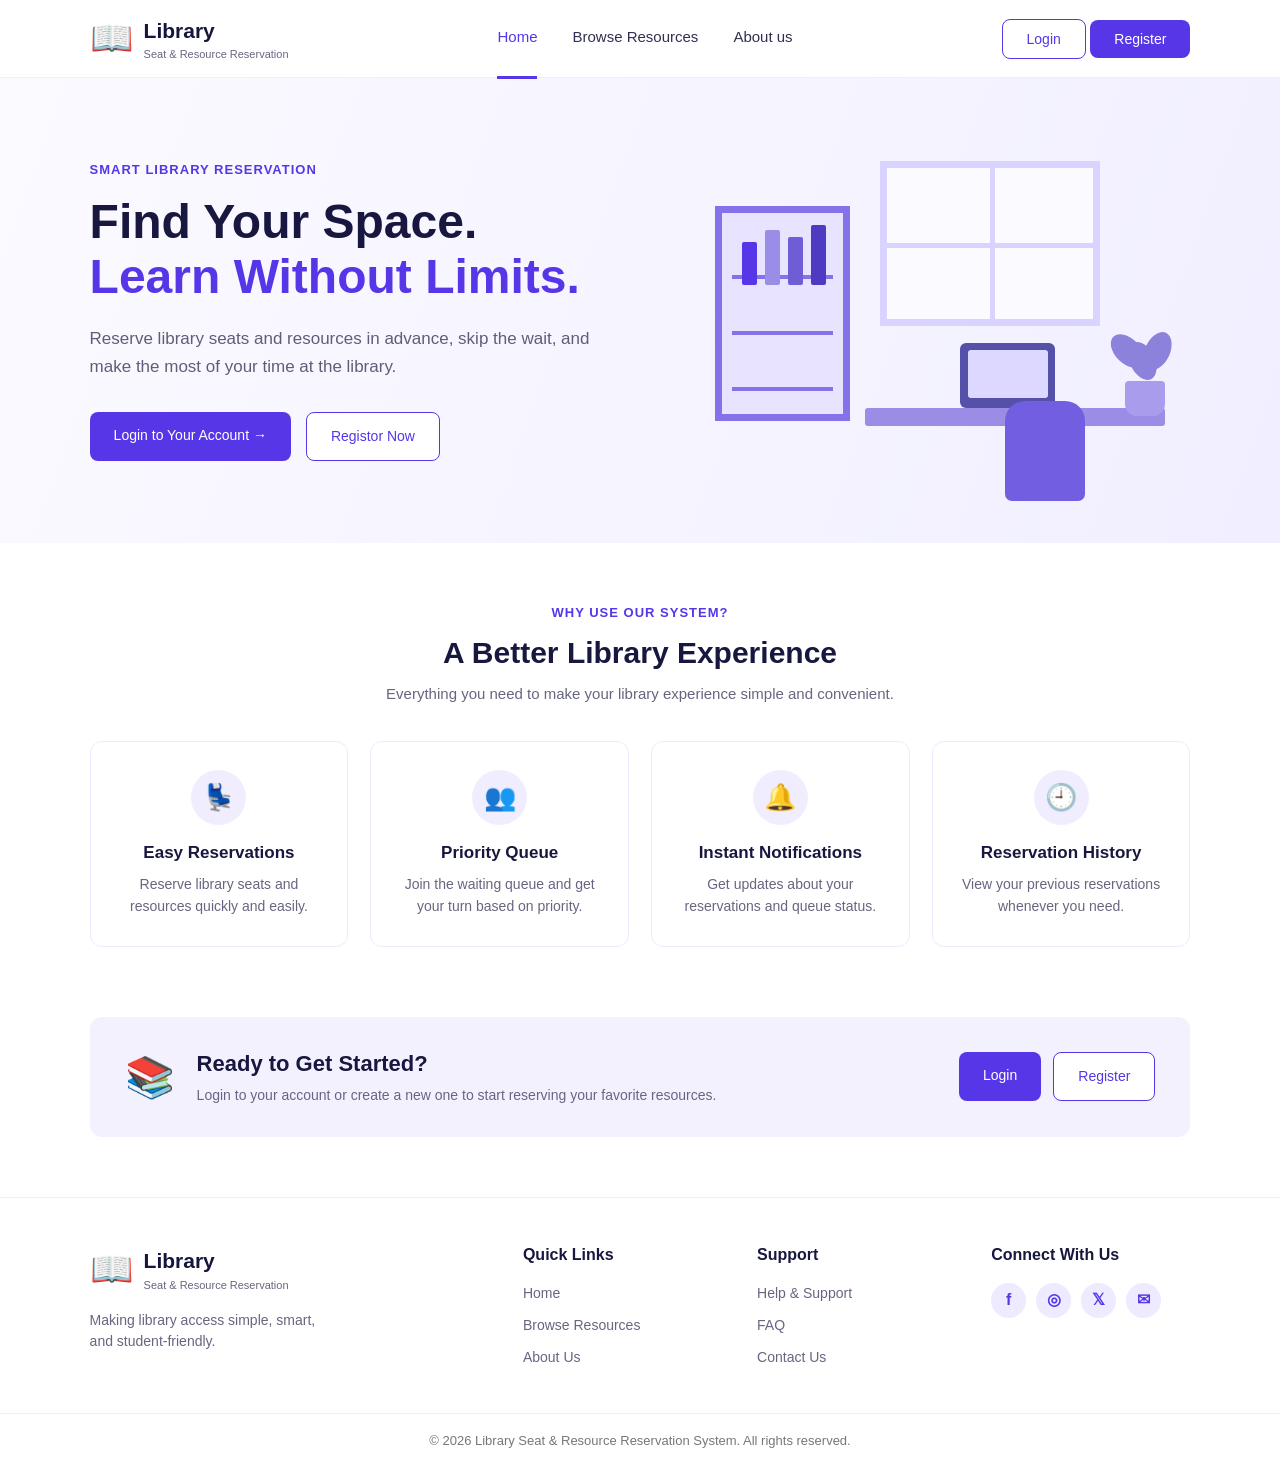
<file: frontend/index.htm>
<!DOCTYPE html>
<html lang="en">
<head>
    <meta charset="UTF-8">
    <meta name="viewport" content="width=device-width, initial-scale=1.0">
    <title>Library | Seat & Resource Reservation</title>
    <link rel="stylesheet" href="css/style.css">
</head>
<body>
     <header class="navbar">
        <div class="logo">
            <div class="logo-icon">📖</div>

            <div class ="logo-text">
                <h2>Library</h2>
                <p>Seat & Resource Reservation</p>
            </div>
        </div>

        <nav class="nav-links">
            <a href="index.htm" class="active">Home</a>
            <a href="resources.htm">Browse Resources</a>
            <a href="about.htm">About us</a>

        </nav>
        <div>
            <a href="login.htm" class="login-btn">Login</a>
            <a href="register.htm" class="register-btn">Register</a>
        </div>
         <button class="menu-btn" onclick="togglemenu()">☰</button>
     </header>

     <section class="hero">
        <div class="hero-content">
            <p class="hero-label">SMART LIBRARY RESERVATION</p>

            <h1>Find Your Space.
                <span>Learn Without Limits.</span>
            </h1>

            <p class="hero-description">
                Reserve library seats and resources in advance,
                skip the wait, and make the most of your time
                at the library.
            </p>
            <div class="hero-buttons">
                <a href="login.htm" class="primary-btn">
                    Login to Your Account →
                </a>
                <a href="register.htm" class="secondary-btn">
                    Registor Now
                </a>
            </div>
        </div>

         <div class="library-scene">
            <div class="bookshelf">
                <div class="shelf"></div>
                <div class="shelf"></div>
                <div class="shelf"></div>
                <div class="books">
                    <span></span>
                    <span></span>
                    <span></span>
                    <span></span>
                </div>
            </div>

            <div class="window">
                <div class="window-line vertical"></div>
                <div class="window-line horizontal"></div>
            </div>

            <div class="table">
                <div class="laptop">
                    <div class="screen"></div>
                </div>
            </div>

            <div class="chair"></div>
            <div class="plant">
                <div class="pot"></div>
                <div class="leaf leaf1"></div>
                <div class="leaf leaf2"></div>
                <div class="leaf leaf3"></div>
            </div>
         </div>
     </section>

      <section class="features">
        <div class="section-heading">
            <p>WHY USE OUR SYSTEM?</p>
            <h2>A Better Library Experience</h2>
            <span>
                Everything you need to make your library
                experience simple and convenient.
            </span>
        </div>

        <div class="feature-container">
            <div class="feature-card">
                <div class="feature-icon">💺</div>
                <h3>Easy Reservations</h3>
                <p>
                    Reserve library seats and resources
                    quickly and easily.
                </p>
            </div>

            <div class="feature-card">
                <div class="feature-icon">👥</div>
                <h3>Priority Queue</h3>
                <p>
                    Join the waiting queue and get your
                    turn based on priority.
                </p>
            </div>

            <div class="feature-card">
                <div class="feature-icon">🔔</div>
                <h3>Instant Notifications</h3>
                <p>
                    Get updates about your reservations
                    and queue status.
                </p>
            </div>

            <div class="feature-card">
                <div class="feature-icon">🕘</div>
                <h3>Reservation History</h3>
                <p>
                    View your previous reservations
                    whenever you need.
                </p>
            </div>
        </div>
      </section>

    <section class="cta">
        <div class="cta-icon">📚</div>
        <div class="cta-content">
            <h2>Ready to Get Started?</h2>
            <p>
                Login to your account or create a new one
                to start reserving your favorite resources.
            </p>
        </div>
        <div class="cta-buttons">
            <a href="login.htm" class="primary-btn">Login</a>
            <a href="register.htm" class="secondary-btn">Register</a>
        </div>

    </section>

    <footer>
        <div class="footer-brand">
            <div class="logo">
                <div class="logo-icon">📖</div>
                <div class="logo-text">
                    <h2>Library</h2>
                    <p>Seat & Resource Reservation</p>
                </div>
            </div>
            <p class="footer-description">
                Making library access simple,
                smart, and student-friendly.
            </p>
        </div>
        <div class="footer-column">
            <h3>Quick Links</h3>
            <a href="index.htm">Home</a>
            <a href="resources.htm">Browse Resources</a>
            <a href="about.htm">About Us</a>
        </div>

        <div class="footer-column">
            <h3>Support</h3>
            <a href="help.htm">Help & Support</a>
            <a href="help.htm">FAQ</a>
            <a href="help.htm">Contact Us</a>
        </div>
        <div class="footer-column">
            <h3>Connect With Us</h3>
            <div class="social-icons">
                <span>f</span>
                <span>◎</span>
                <span>𝕏</span>
                <span>✉</span>
            </div>
        </div>

    </footer>
    <div class="copyright">
        © 2026 Library Seat & Resource Reservation System.
        All rights reserved.
    </div>

<script src="js/main.js"></script>

</body>
</html>
</file>
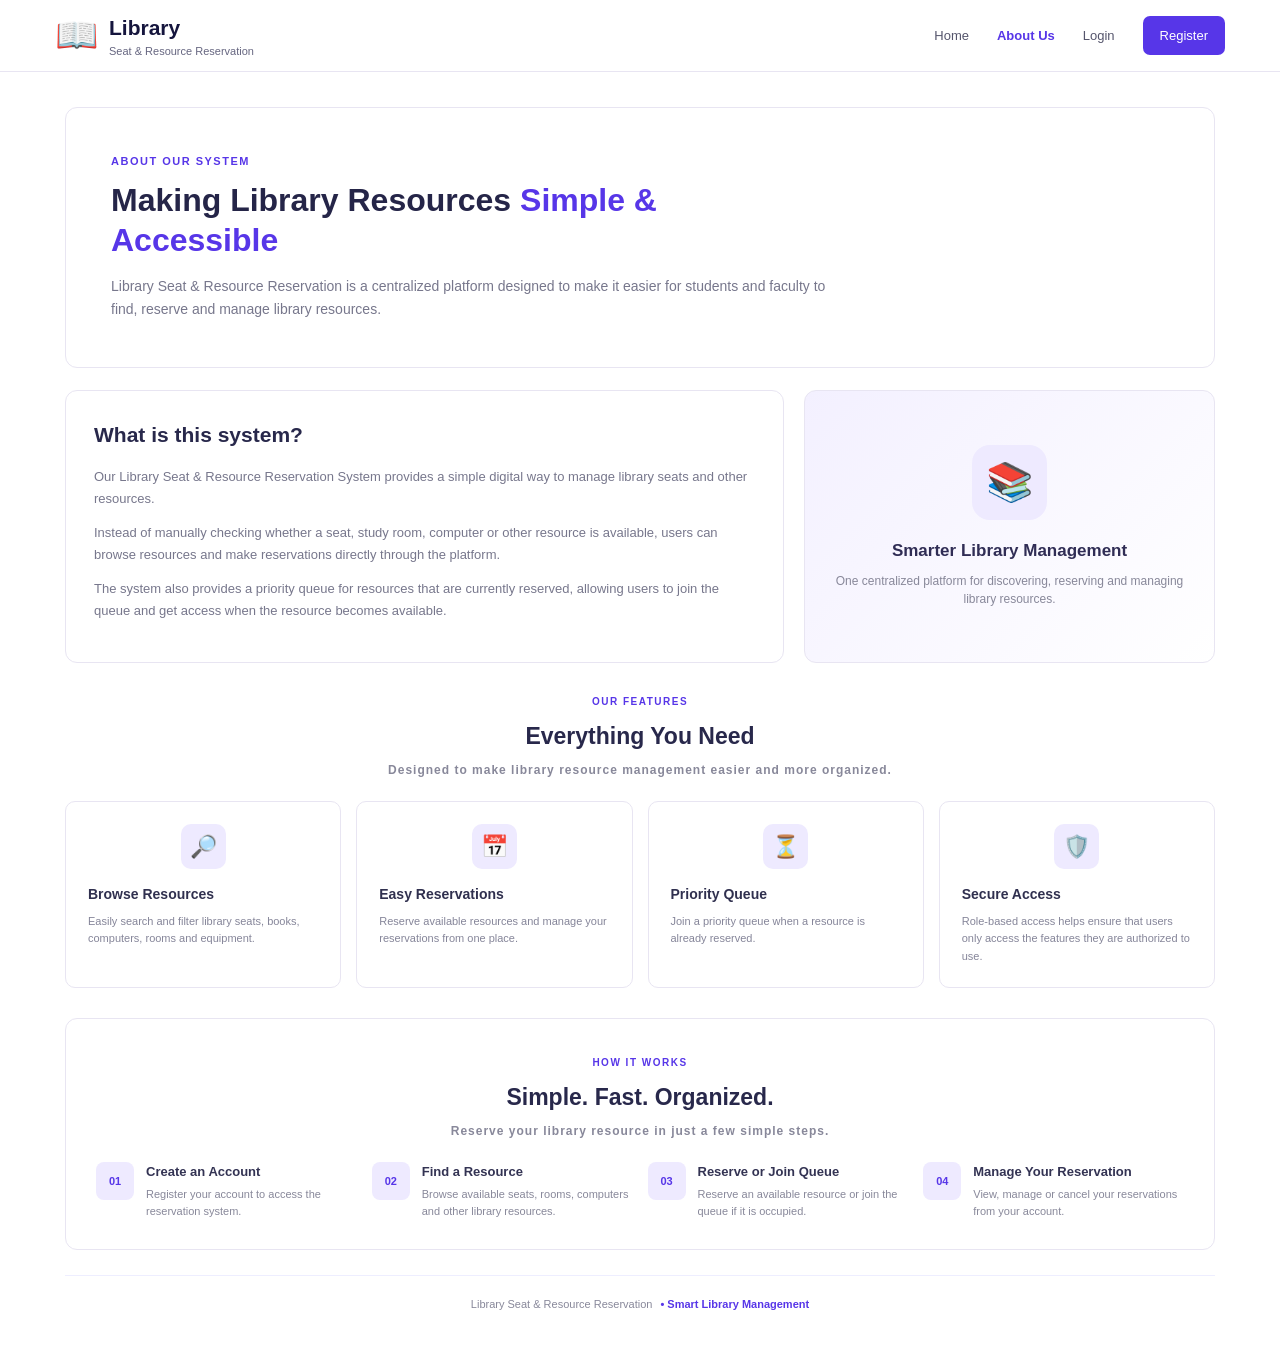
<file: frontend/about.htm>
<!DOCTYPE html>
<html lang="en">

<head>

    <meta charset="UTF-8">

    <meta
        name="viewport"
        content="width=device-width, initial-scale=1.0"
    >

    <title>About Us | Library</title>

    <link
        rel="stylesheet"
        href="css/style.css"
    >
    <link
        rel="stylesheet"
        href="css/about.css"
    >

</head>


<body>


<header class="public-navbar">
    <a href="index.htm">

    <div class="logo">
            <div class="logo-icon">📖</div>

            <div class ="logo-text">
                <h2>Library</h2>
                <p>Seat & Resource Reservation</p>
            </div>
        </div>
    </a>

    <nav class="public-nav">

        <a href="index.htm">
            Home
        </a>

        <a
            href="about.htm"
            class="active"
        >
            About Us
        </a>

        <a href="login.htm">
            Login
        </a>

        <a
            href="register.htm"
            class="register-link"
        >
            Register
        </a>

    </nav>

</header>



<main class="about-container">


    <section class="about-hero">

        <div class="about-label">
            ABOUT OUR SYSTEM
        </div>


        <h1>

            Making Library Resources
            <span>Simple & Accessible</span>

        </h1>


        <p>

            Library Seat & Resource Reservation is a
            centralized platform designed to make it
            easier for students and faculty to find,
            reserve and manage library resources.

        </p>

    </section>



    <section class="about-section">

        <div class="about-text">

            <h2>
                What is this system?
            </h2>


            <p>

                Our Library Seat & Resource Reservation
                System provides a simple digital way to
                manage library seats and other resources.

            </p>


            <p>

                Instead of manually checking whether a
                seat, study room, computer or other
                resource is available, users can browse
                resources and make reservations directly
                through the platform.

            </p>


            <p>

                The system also provides a priority queue
                for resources that are currently reserved,
                allowing users to join the queue and get
                access when the resource becomes available.

            </p>

        </div>


        <div class="about-visual">

            <div class="visual-icon">
                📚
            </div>


            <h3>
                Smarter Library Management
            </h3>


            <p>

                One centralized platform for discovering,
                reserving and managing library resources.

            </p>

        </div>

    </section>



    <section class="features-section">

        <div class="section-heading">

            <span>
                OUR FEATURES
            </span>


            <h2>
                Everything You Need
            </h2>


            <p>
                Designed to make library resource
                management easier and more organized.
            </p>

        </div>


        <div class="features-grid">


            <div class="feature-card">

                <div class="feature-icon">
                    🔎
                </div>

                <h3>
                    Browse Resources
                </h3>

                <p>

                    Easily search and filter library
                    seats, books, computers, rooms
                    and equipment.

                </p>

            </div>



            <div class="feature-card">

                <div class="feature-icon">
                    📅
                </div>

                <h3>
                    Easy Reservations
                </h3>

                <p>

                    Reserve available resources and
                    manage your reservations from
                    one place.

                </p>

            </div>



            <div class="feature-card">

                <div class="feature-icon">
                    ⏳
                </div>

                <h3>
                    Priority Queue
                </h3>

                <p>

                    Join a priority queue when a
                    resource is already reserved.

                </p>

            </div>



            <div class="feature-card">

                <div class="feature-icon">
                    🛡️
                </div>

                <h3>
                    Secure Access
                </h3>

                <p>

                    Role-based access helps ensure
                    that users only access the
                    features they are authorized to use.

                </p>

            </div>

        </div>

    </section>



    <section class="how-section">

        <div class="section-heading">

            <span>
                HOW IT WORKS
            </span>


            <h2>
                Simple. Fast. Organized.
            </h2>


            <p>
                Reserve your library resource in
                just a few simple steps.
            </p>

        </div>


        <div class="steps">


            <div class="step">

                <div class="step-number">
                    01
                </div>

                <div>

                    <h3>
                        Create an Account
                    </h3>

                    <p>

                        Register your account to
                        access the reservation system.

                    </p>

                </div>

            </div>



            <div class="step">

                <div class="step-number">
                    02
                </div>

                <div>

                    <h3>
                        Find a Resource
                    </h3>

                    <p>

                        Browse available seats,
                        rooms, computers and other
                        library resources.

                    </p>

                </div>

            </div>



            <div class="step">

                <div class="step-number">
                    03
                </div>

                <div>

                    <h3>
                        Reserve or Join Queue
                    </h3>

                    <p>

                        Reserve an available resource
                        or join the queue if it is occupied.

                    </p>

                </div>

            </div>



            <div class="step">

                <div class="step-number">
                    04
                </div>

                <div>

                    <h3>
                        Manage Your Reservation
                    </h3>

                    <p>

                        View, manage or cancel your
                        reservations from your account.

                    </p>

                </div>

            </div>

        </div>

    </section>



    <footer class="about-footer">

        <span>
            Library Seat & Resource Reservation
        </span>

        <strong>
            • Smart Library Management
        </strong>

    </footer>


</main>



<script src="js/about.js"></script>

</body>

</html>
</file>
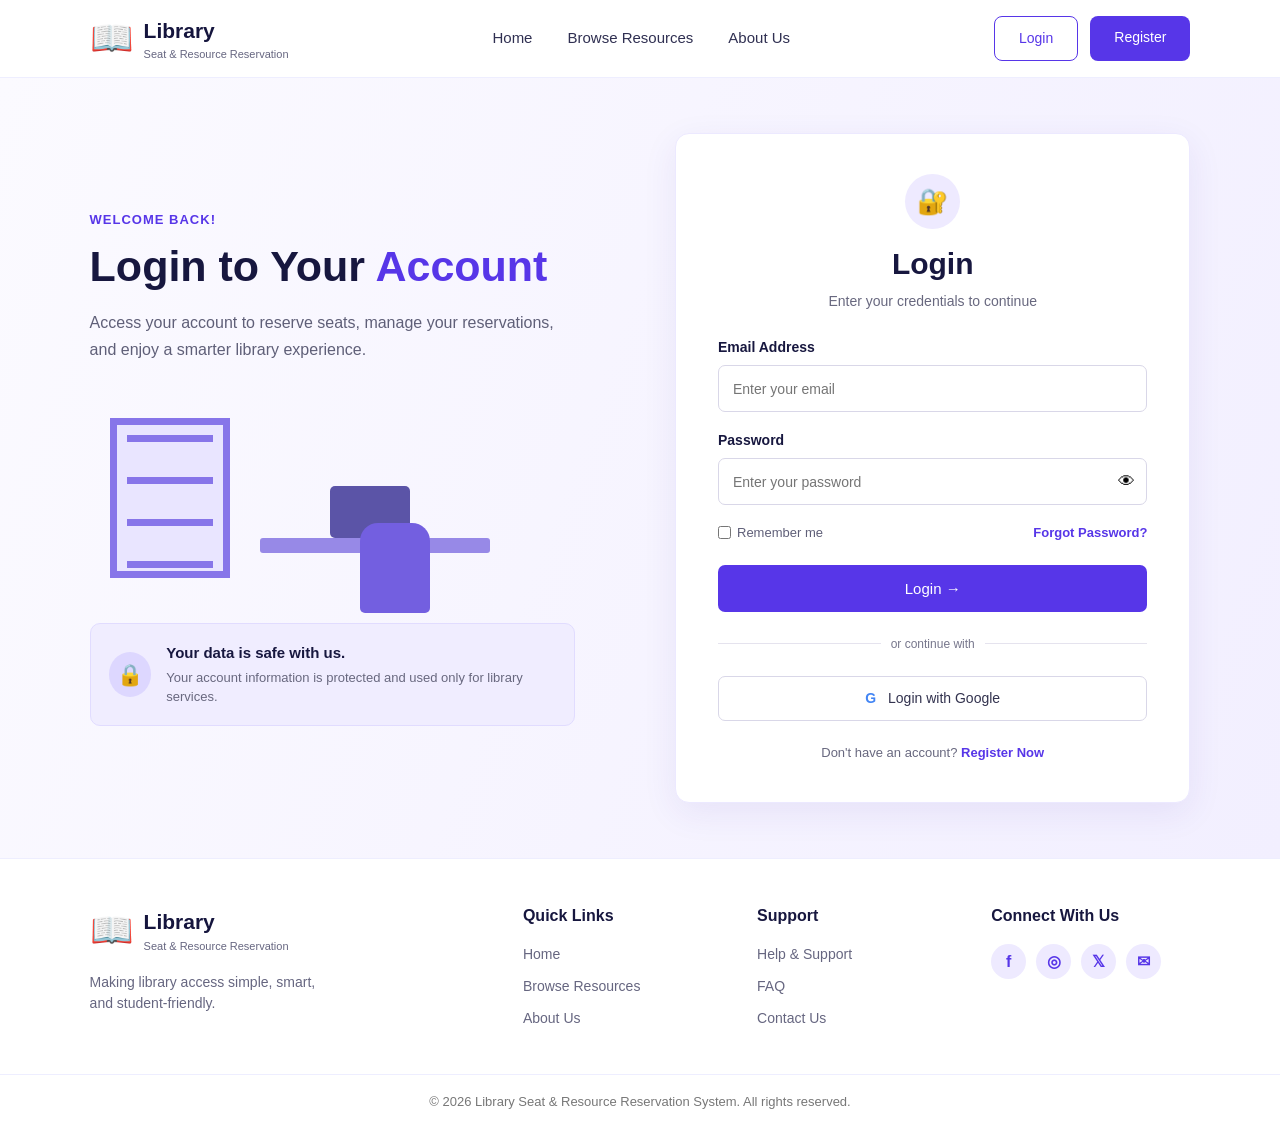
<file: frontend/dashboard.htm>
<!DOCTYPE html>
<html lang="en">
<head>
    <meta charset="UTF-8">
    <meta name="viewport" content="width=device-width, initial-scale=1.0">
    <title>Dashboard | Library Reservation</title>
    <link rel="stylesheet" href="css/style.css">
    <link rel="stylesheet" href="css/dashboard.css">
</head>
<body>
    <header class="dashboard-navbar">
        <div class="logo">
            <div class="logo-icon">
                📖
            </div>
            <div class="logo-text">
                <h2>Library</h2>
                <p>Seat & Resource Reservation</p>
            </div>
        </div>
        <div class="dashboard-user">
            <a href="notifications.htm">
                <div class="notification-icon">
                    🔔
                    <span class="notification-count">3</span>
                </div>
            </a>
            <div class="user-info">
                <div class="user-avatar" id="userAvatar">
                    N
                </div>
                <div>
                    <strong id="navUserName">
                        Student
                    </strong>
                    <small>
                        Student
                    </small>
                </div>
            </div>
            <button class="dropdown-btn" onclick="toggleUserMenu()">
                ▼
            </button>
            <div class="user-menu" id="userMenu">
                <a href="profile.htm">
                    Profile
                </a>
                <button onclick="logout()">
                    Logout
                </button>
            </div>
        </div>
    </header>
    <div class="dashboard-layout">
        <aside class="sidebar">
            <div class="sidebar-menu">
                <a href="dashboard.htm" class="sidebar-link active">
                    <span>⌂</span>
                    Dashboard
                </a>
                <a href="resources.htm" class="sidebar-link">
                    <span>📚</span>
                    Browse Resources
                </a>
                <a href="reservations.htm" class="sidebar-link">
                    <span>📅</span>
                    My Reservations
                </a>
                <a href="queue.htm" class="sidebar-link">
                    <span>⏳</span>
                    My Queue
                </a>
                <a href="history.htm" class="sidebar-link">
                    <span>🕘</span>
                    History
                </a>
                <a href="notifications.htm" class="sidebar-link">
                    <span>🔔</span>
                    Notifications
                </a>
                <a href="profile.htm" class="sidebar-link">
                    <span>👤</span>
                    Profile
                </a>
                <a href="help.htm" class="sidebar-link">
                    <span>❓</span>
                    Help & Support
                </a>
            </div>
            <div class="sidebar-bottom">
                <button onclick="logout()">
                    <span>↪</span>
                    Logout
                </button>
            </div>
        </aside>
        <main class="dashboard-content">
            <section class="welcome-section">
                <div>
                    <p class="dashboard-label">
                        STUDENT DASHBOARD
                    </p>
                    <h1>
                        Welcome back,
                        <span id="welcomeName">
                            Student
                        </span>!
                    </h1>
                    <p>
                        Manage your library reservations
                        and resources from one place.
                    </p>
                </div>
                <a href="resources.htm" class="reserve-button">
                    + Make a Reservation
                </a>
            </section>
            <section class="stats-grid">
                <div class="stat-card">
                    <div class="stat-icon purple">
                        📅
                    </div>
                    <div>
                        <p>
                            Active Reservations
                        </p>
                        <h2 id="activeReservations">
                            0
                        </h2>
                    </div>
                </div>
                <div class="stat-card">
                    <div class="stat-icon blue">
                        📚
                    </div>
                    <div>
                        <p>
                            Resources Reserved
                        </p>
                        <h2 id="resourcesReserved">
                            0
                        </h2>
                    </div>
                </div>
                <div class="stat-card">
                    <div class="stat-icon orange">
                        ⏳
                    </div>
                    <div>
                        <p>
                            Queue Position
                        </p>
                        <h2 id="queuePosition">
                            —
                        </h2>
                    </div>
                </div>
                <div class="stat-card">
                    <div class="stat-icon green">
                        🕘
                    </div>
                    <div>
                        <p>
                            Completed
                        </p>
                        <h2 id="completedReservations">
                            0
                        </h2>
                    </div>
                </div>
            </section>
            <section class="dashboard-grid">
                <div class="dashboard-card">
                    <div class="card-heading">
                        <div>
                            <h2>
                                Upcoming Reservations
                            </h2>
                            <p>
                                Your next library bookings
                            </p>
                        </div>
                        <a href="reservations.htm">
                            View All
                        </a>
                    </div>
                    <div id="upcomingReservations" class="reservation-list">
                        <div class="empty-state">
                            <div>
                                📅
                            </div>
                            <h3>
                                No upcoming reservations
                            </h3>
                            <p>
                                Reserve a seat or resource
                                to see it here.
                            </p>
                            <a href="resources.htm" class="small-button">
                                Browse Resources
                            </a>
                        </div>
                    </div>
                </div>
                <div class="dashboard-card">
                    <div class="card-heading">
                        <div>
                            <h2>
                                Quick Actions
                            </h2>
                            <p>
                                Frequently used options
                            </p>
                        </div>
                    </div>
                    <div class="quick-actions">
                        <a href="resources.htm" class="quick-action">
                            <div class="quick-icon">
                                🔎
                            </div>
                            <div>
                                <strong>
                                    Browse Resources
                                </strong>
                                <p>
                                    Find available seats
                                    and resources
                                </p>
                            </div>
                            <span>
                                →
                            </span>
                        </a>
                        <a href="reservations.htm" class="quick-action">
                            <div class="quick-icon">
                                📅
                            </div>
                            <div>
                                <strong>
                                    My Reservations
                                </strong>
                                <p>
                                    Manage your bookings
                                </p>
                            </div>
                            <span>
                                →
                            </span>
                        </a>
                        <a href="queue.htm" class="quick-action">
                            <div class="quick-icon">
                                ⏳
                            </div>
                            <div>
                                <strong>
                                    Check Queue
                                </strong>
                                <p>
                                    View your priority
                                    position
                                </p>
                            </div>
                            <span>
                                →
                            </span>
                        </a>
                    </div>
                </div>
            </section>
            <section class="dashboard-card resources-preview">
                <div class="card-heading">
                    <div>
                        <h2>
                            Available Resources
                        </h2>
                        <p>
                            Quickly find something to reserve
                        </p>
                    </div>
                    <a href="resources.htm">
                        View All
                    </a>
                </div>
                <div class="resource-mini-grid">
                    <div class="resource-mini-card">
                        <div class="resource-icon">
                            💺
                        </div>
                        <div>
                            <h3>
                                Study Seats
                            </h3>
                            <p>
                                24 seats available
                            </p>
                        </div>
                        <a href="resources.htm">
                            Reserve
                        </a>
                    </div>
                    <div class="resource-mini-card">
                        <div class="resource-icon">
                            💻
                        </div>
                        <div>
                            <h3>
                                Computer Lab
                            </h3>
                            <p>
                                8 systems available
                            </p>
                        </div>
                        <a href="resources.htm">
                            Reserve
                        </a>
                    </div>
                    <div class="resource-mini-card">
                        <div class="resource-icon">
                            📖
                        </div>
                        <div>
                            <h3>
                                Reference Books
                            </h3>
                            <p>
                                15 available
                            </p>
                        </div>
                        <a href="resources.htm">
                            Reserve
                        </a>
                    </div>
                </div>
            </section>
        </main>
    </div>
    <script src="js/dashboard.js"></script>
</body>
</html>
</file>
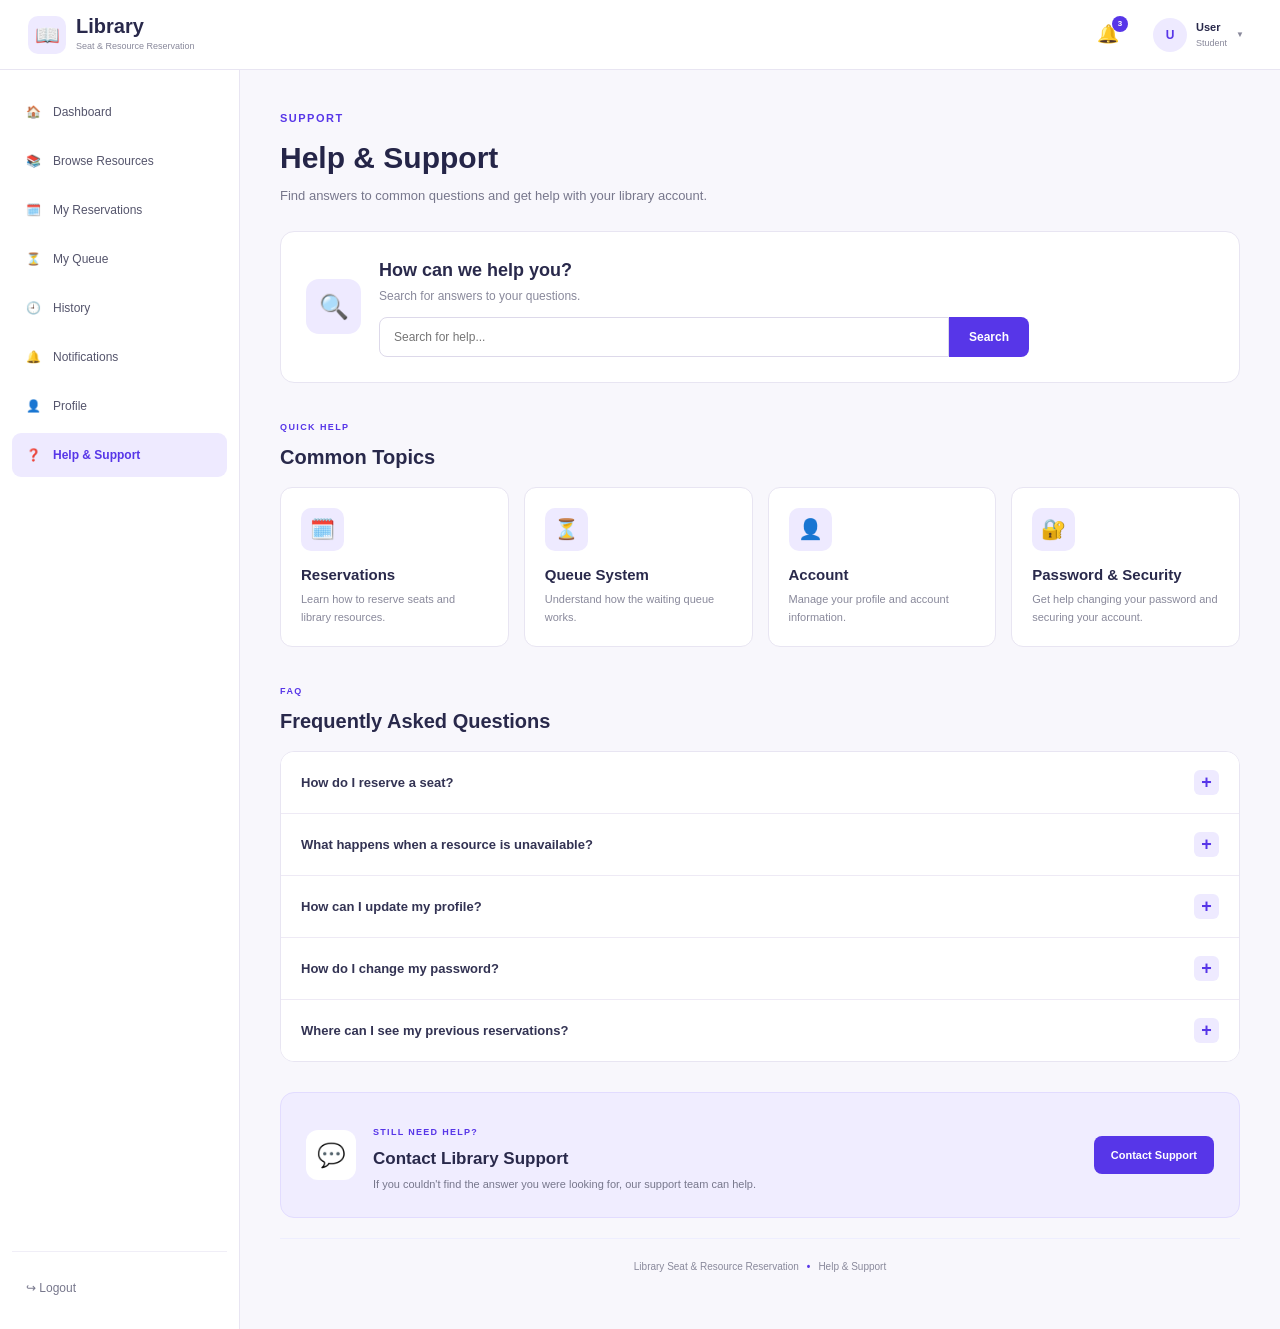
<file: frontend/help.htm>
<!DOCTYPE html>
<html lang="en">

<head>

    <meta charset="UTF-8">

    <meta
        name="viewport"
        content="width=device-width, initial-scale=1.0"
    >

    <title>Help & Support | Library</title>

    <link
        rel="stylesheet"
        href="css/style.css"
    >

    <link
        rel="stylesheet"
        href="css/help.css"
    >

</head>


<body>

    <header class="top-header">

        <div class="brand">

            <a
                href="index.htm"
                class="brand-link"
            >

                <div class="brand-icon">
                    📖
                </div>

                <div class="brand-text">

                    <h1>Library</h1>

                    <p>
                        Seat & Resource Reservation
                    </p>

                </div>

            </a>

        </div>


        <div class="header-right">

            <div class="notification-icon">

                🔔

                <span class="notification-count">
                    3
                </span>

            </div>


            <div
                class="user-profile"
                onclick="toggleUserMenu()"
            >

                <div
                    class="user-avatar"
                    id="userAvatar"
                >
                    U
                </div>


                <div class="user-info">

                    <strong id="navUserName">
                        User
                    </strong>

                    <span id="navUserRole">
                        Student
                    </span>

                </div>


                <span class="dropdown-arrow">
                    ▼
                </span>

            </div>


            <div
                class="user-menu"
                id="userMenu"
            >

                <a href="profile.htm">
                    👤 Profile
                </a>

                <a
                    href="#"
                    onclick="logout()"
                >
                    ↪ Logout
                </a>

            </div>

        </div>

    </header>


    <div class="page-layout">


        <aside class="sidebar">

            <nav>

                <a href="dashboard.htm">
                    🏠
                    <span>Dashboard</span>
                </a>


                <a href="resources.htm">
                    📚
                    <span>Browse Resources</span>
                </a>


                <a href="reservations.htm">
                    🗓️
                    <span>My Reservations</span>
                </a>


                <a href="queue.htm">
                    ⏳
                    <span>My Queue</span>
                </a>


                <a href="history.htm">
                    🕘
                    <span>History</span>
                </a>


                <a href="notifications.htm">
                    🔔
                    <span>Notifications</span>
                </a>


                <a href="profile.htm">
                    👤
                    <span>Profile</span>
                </a>


                <a
                    href="help.htm"
                    class="active"
                >
                    ❓
                    <span>Help & Support</span>
                </a>
            </nav>


            <div class="sidebar-bottom">

                <a
                    href="#"
                    onclick="logout()"
                    class="logout-link"
                >
                    ↪ Logout
                </a>

            </div>

        </aside>


        <main class="help-page">


            <section class="help-page-header">

                <span class="help-page-label">
                    SUPPORT
                </span>

                <h1>
                    Help & Support
                </h1>

                <p>
                    Find answers to common questions
                    and get help with your library account.
                </p>

            </section>


            <section class="help-search-card">

                <div class="help-search-icon">
                    🔍
                </div>


                <div class="help-search-content">

                    <h2>
                        How can we help you?
                    </h2>

                    <p>
                        Search for answers to your questions.
                    </p>


                    <div class="help-search">

                        <input
                            type="text"
                            id="helpSearch"
                            placeholder="Search for help..."
                            onkeyup="searchFAQ()"
                        >

                        <button
                            type="button"
                            onclick="searchFAQ()"
                        >
                            Search
                        </button>

                    </div>

                </div>

            </section>


            <section class="help-section">

                <div class="section-title">

                    <span>
                        QUICK HELP
                    </span>

                    <h2>
                        Common Topics
                    </h2>

                </div>


                <div class="help-topic-grid">


                    <a
                        href="#reservations"
                        class="help-topic-card"
                    >

                        <div class="topic-icon">
                            🗓️
                        </div>

                        <div>

                            <h3>
                                Reservations
                            </h3>

                            <p>
                                Learn how to reserve seats
                                and library resources.
                            </p>

                        </div>

                    </a>


                    <a
                        href="#queue"
                        class="help-topic-card"
                    >

                        <div class="topic-icon">
                            ⏳
                        </div>

                        <div>

                            <h3>
                                Queue System
                            </h3>

                            <p>
                                Understand how the waiting
                                queue works.
                            </p>

                        </div>

                    </a>


                    <a
                        href="#account"
                        class="help-topic-card"
                    >

                        <div class="topic-icon">
                            👤
                        </div>

                        <div>

                            <h3>
                                Account
                            </h3>

                            <p>
                                Manage your profile and
                                account information.
                            </p>

                        </div>

                    </a>


                    <a
                        href="#password"
                        class="help-topic-card"
                    >

                        <div class="topic-icon">
                            🔐
                        </div>

                        <div>

                            <h3>
                                Password & Security
                            </h3>

                            <p>
                                Get help changing your
                                password and securing your account.
                            </p>

                        </div>

                    </a>

                </div>

            </section>


            <section class="help-section faq-section">

                <div class="section-title">

                    <span>
                        FAQ
                    </span>

                    <h2>
                        Frequently Asked Questions
                    </h2>

                </div>


                <div class="faq-list">


                    <div
                        class="faq-item"
                        id="reservations"
                    >

                        <button
                            class="faq-question"
                            onclick="toggleFAQ(this)"
                        >

                            <span>
                                How do I reserve a seat?
                            </span>

                            <span class="faq-arrow">
                                +
                            </span>

                        </button>


                        <div class="faq-answer">

                            <p>
                                Go to the Browse Resources page,
                                select the seat or resource you want,
                                choose an available date and time,
                                and confirm your reservation.
                            </p>

                        </div>

                    </div>


                    <div
                        class="faq-item"
                        id="queue"
                    >

                        <button
                            class="faq-question"
                            onclick="toggleFAQ(this)"
                        >

                            <span>
                                What happens when a resource is unavailable?
                            </span>

                            <span class="faq-arrow">
                                +
                            </span>

                        </button>


                        <div class="faq-answer">

                            <p>
                                If a resource is currently unavailable,
                                you can join the queue. You will receive
                                a notification when the resource becomes
                                available.
                            </p>

                        </div>

                    </div>


                    <div
                        class="faq-item"
                        id="account"
                    >

                        <button
                            class="faq-question"
                            onclick="toggleFAQ(this)"
                        >

                            <span>
                                How can I update my profile?
                            </span>

                            <span class="faq-arrow">
                                +
                            </span>

                        </button>


                        <div class="faq-answer">

                            <p>
                                Open your Profile page and click
                                "Edit Profile". You can update your
                                personal information from there.
                            </p>

                        </div>

                    </div>


                    <div
                        class="faq-item"
                        id="password"
                    >

                        <button
                            class="faq-question"
                            onclick="toggleFAQ(this)"
                        >

                            <span>
                                How do I change my password?
                            </span>

                            <span class="faq-arrow">
                                +
                            </span>

                        </button>


                        <div class="faq-answer">

                            <p>
                                Go to your Profile page and select
                                "Change Password" under the
                                Password & Security section.
                            </p>

                        </div>

                    </div>


                    <div class="faq-item">

                        <button
                            class="faq-question"
                            onclick="toggleFAQ(this)"
                        >

                            <span>
                                Where can I see my previous reservations?
                            </span>

                            <span class="faq-arrow">
                                +
                            </span>

                        </button>


                        <div class="faq-answer">

                            <p>
                                Open the History page from the sidebar
                                to view your completed and previous
                                reservations.
                            </p>

                        </div>

                    </div>


                </div>

            </section>


            <section class="contact-support">

                <div class="contact-icon">
                    💬
                </div>


                <div class="contact-content">

                    <span>
                        STILL NEED HELP?
                    </span>

                    <h2>
                        Contact Library Support
                    </h2>

                    <p>
                        If you couldn't find the answer you were
                        looking for, our support team can help.
                    </p>

                </div>


                <a
                    href="mailto:support@library.com"
                    class="contact-btn"
                >
                    Contact Support
                </a>

            </section>


            <footer class="help-footer">

                <span>
                    Library Seat & Resource Reservation
                </span>

                <strong>
                    •
                </strong>

                <span>
                    Help & Support
                </span>

            </footer>

        </main>

    </div>

<script src="js/help.js"></script>

</body>

</html>
</file>
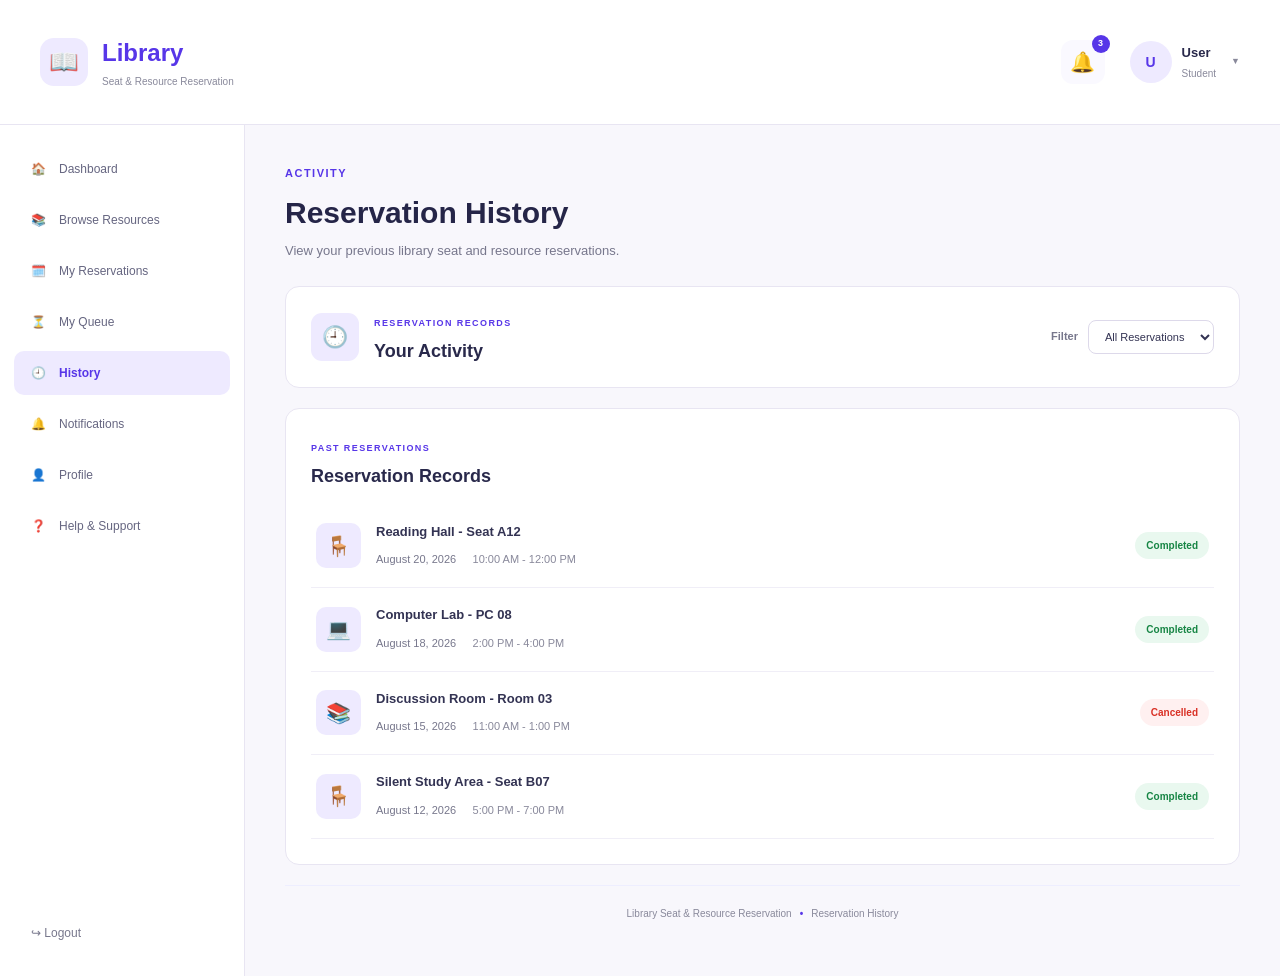
<file: frontend/history.htm>
<!DOCTYPE html>
<html lang="en">

<head>

    <meta charset="UTF-8">

    <meta
        name="viewport"
        content="width=device-width, initial-scale=1.0"
    >

    <title>History | Library</title>

    <link
        rel="stylesheet"
        href="css/style.css"
    >

    <link
        rel="stylesheet"
        href="css/history.css"
    >

</head>


<body>

    <header class="top-header">

        <div class="brand">

            <a
                href="index.htm"
                class="brand-link"
            >

                <div class="brand-icon">
                    📖
                </div>

                <div class="brand-text">

                    <h1>Library</h1>

                    <p>
                        Seat & Resource Reservation
                    </p>

                </div>

            </a>

        </div>


        <div class="header-right">

            <div class="notification-icon">

                🔔

                <span class="notification-count">
                    3
                </span>

            </div>


            <div
                class="user-profile"
                onclick="toggleUserMenu()"
            >

                <div
                    class="user-avatar"
                    id="userAvatar"
                >
                    U
                </div>


                <div class="user-info">

                    <strong id="navUserName">
                        User
                    </strong>

                    <span id="navUserRole">
                        Student
                    </span>

                </div>


                <span class="dropdown-arrow">
                    ▼
                </span>

            </div>


            <div
                class="user-menu"
                id="userMenu"
            >

                <a href="profile.htm">
                    👤 Profile
                </a>

                <a
                    href="#"
                    onclick="logout()"
                >
                    ↪ Logout
                </a>

            </div>

        </div>

    </header>

    <div class="page-layout">

        <aside class="sidebar">

            <nav>

                <a href="dashboard.htm">
                    🏠
                    <span>Dashboard</span>
                </a>


                <a href="resources.htm">
                    📚
                    <span>Browse Resources</span>
                </a>


                <a href="reservations.htm">
                    🗓️
                    <span>My Reservations</span>
                </a>


                <a href="queue.htm">
                    ⏳
                    <span>My Queue</span>
                </a>


                <a
                    href="history.htm"
                    class="active"
                >
                    🕘
                    <span>History</span>
                </a>


                <a href="notifications.htm">
                    🔔
                    <span>Notifications</span>
                </a>


                <a href="profile.htm">
                    👤
                    <span>Profile</span>
                </a>


                <a href="help.htm">
                    ❓
                    <span>Help & Support</span>
                </a>

            </nav>


            <div class="sidebar-bottom">

                <a
                    href="#"
                    onclick="logout()"
                    class="logout-link"
                >
                    ↪ Logout
                </a>

            </div>

        </aside>

        <main class="main-content history-page">

            <div class="history-page-header">

                <span class="history-page-label">
                    ACTIVITY
                </span>

                <h1>
                    Reservation History
                </h1>

                <p>
                    View your previous library seat and resource reservations.
                </p>

            </div>

            <section class="history-filter-card">

                <div class="history-filter-info">

                    <span class="filter-icon">
                        🕘
                    </span>

                    <div>

                        <span class="card-label">
                            RESERVATION RECORDS
                        </span>

                        <h2>
                            Your Activity
                        </h2>

                    </div>

                </div>


                <div class="history-filter">

                    <label for="historyFilter">
                        Filter
                    </label>

                    <select id="historyFilter">

                        <option value="all">
                            All Reservations
                        </option>

                        <option value="completed">
                            Completed
                        </option>

                        <option value="cancelled">
                            Cancelled
                        </option>

                    </select>

                </div>

            </section>

            <section class="history-card">

                <div class="history-card-header">

                    <div>

                        <span class="card-label">
                            PAST RESERVATIONS
                        </span>

                        <h2>
                            Reservation Records
                        </h2>

                    </div>

                </div>


                <div
                    class="history-list"
                    id="historyList"
                >

                    <div
                        class="history-item"
                        data-status="completed"
                    >

                        <div class="history-icon">
                            🪑
                        </div>


                        <div class="history-details">

                            <h3>
                                Reading Hall - Seat A12
                            </h3>

                            <p>
                                August 20, 2026
                            </p>

                            <span>
                                10:00 AM - 12:00 PM
                            </span>

                        </div>


                        <div class="history-status completed">
                            Completed
                        </div>

                    </div>

                    <div
                        class="history-item"
                        data-status="completed"
                    >

                        <div class="history-icon">
                            💻
                        </div>


                        <div class="history-details">

                            <h3>
                                Computer Lab - PC 08
                            </h3>

                            <p>
                                August 18, 2026
                            </p>

                            <span>
                                2:00 PM - 4:00 PM
                            </span>

                        </div>


                        <div class="history-status completed">
                            Completed
                        </div>

                    </div>

                    <div
                        class="history-item"
                        data-status="cancelled"
                    >

                        <div class="history-icon">
                            📚
                        </div>


                        <div class="history-details">

                            <h3>
                                Discussion Room - Room 03
                            </h3>

                            <p>
                                August 15, 2026
                            </p>

                            <span>
                                11:00 AM - 1:00 PM
                            </span>

                        </div>


                        <div class="history-status cancelled">
                            Cancelled
                        </div>

                    </div>

                    <div
                        class="history-item"
                        data-status="completed"
                    >

                        <div class="history-icon">
                            🪑
                        </div>


                        <div class="history-details">

                            <h3>
                                Silent Study Area - Seat B07
                            </h3>

                            <p>
                                August 12, 2026
                            </p>

                            <span>
                                5:00 PM - 7:00 PM
                            </span>

                        </div>


                        <div class="history-status completed">
                            Completed
                        </div>

                    </div>

                    <div
                        class="history-empty"
                        id="historyEmpty"
                        style="display: none;"
                    >

                        <span>
                            🕘
                        </span>

                        <h3>
                            No reservations found
                        </h3>

                        <p>
                            There are no records matching the selected filter.
                        </p>

                    </div>

                </div>

            </section>

            <footer class="history-footer">

                <span>
                    Library Seat & Resource Reservation
                </span>

                <strong>
                    •
                </strong>

                <span>
                    Reservation History
                </span>

            </footer>

        </main>

    </div>

<script src="js/history.js"></script>

</body>

</html>
</file>
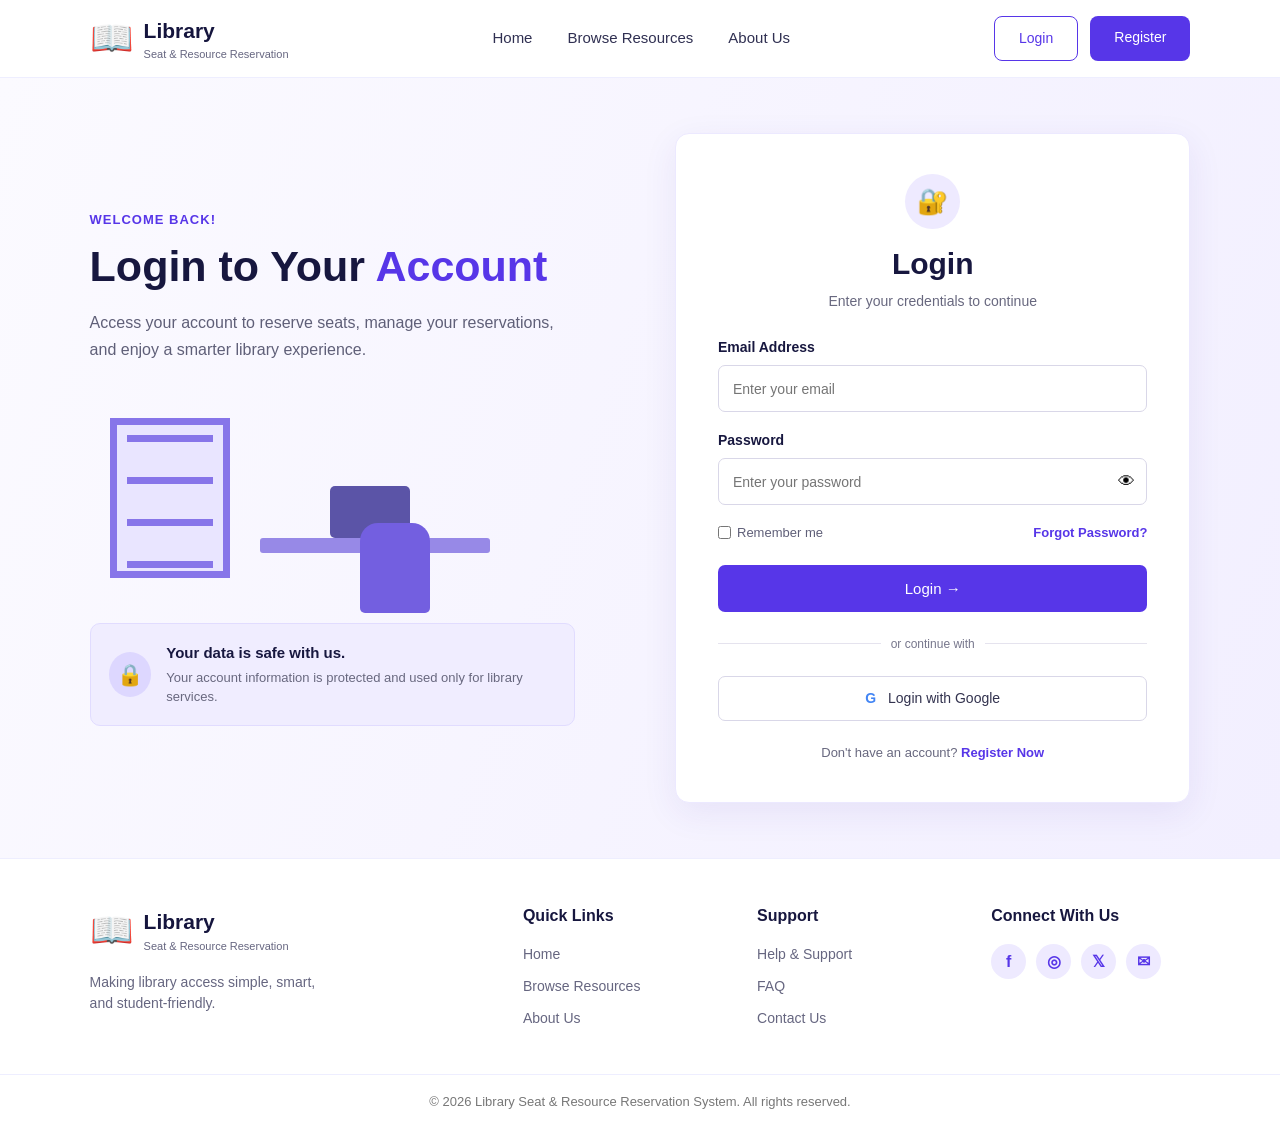
<file: frontend/login.htm>
<!DOCTYPE html>
<html lang="en">

<head>
    <meta charset="UTF-8">
    <meta name="viewport" content="width=device-width, initial-scale=1.0">

    <title>Login | Library Reservation</title>

    <link rel="stylesheet" href="css/style.css">
    <link rel="stylesheet" href="css/auth.css">
</head>

<body>

    <header class="navbar">
        <div class="logo">
            <div class="logo-icon">📖</div>
            <div class="logo-text">
                <h2>Library</h2>
                <p>
                   Seat & Resource Reservation
                </p>
            </div>
        </div>
        <nav class="nav-links">
            <a href="index.htm">Home</a>
            <a href="resources.htm">Browse Resources</a>
            <a href="about.htm">About Us</a>
        </nav>
        <div class="nav-buttons">
            <a href="login.htm" class="login-btn active-button">Login</a>
            <a href="register.htm" class="register-btn">Register</a>
        </div>

    </header>
    <main class="auth-section">
        <div class="auth-intro">
            <p class="auth-label">WELCOME BACK!</p>
            <h1>
                Login to Your
                <span>Account</span>
            </h1>
            <p class="auth-description">
                Access your account to reserve seats,
                manage your reservations, and enjoy a
                smarter library experience.
            </p>
            <div class="study-illustration">
                <div class="mini-shelf">
                    <span></span>
                    <span></span>
                    <span></span>
                    <span></span>
                </div>
                <div class="mini-table">
                    <div class="mini-laptop"></div>
                </div>
                <div class="mini-chair"></div>
            </div>

            <div class="security-box">
                <div class="security-icon">🔒</div>
                <div>
                    <h3>
                        Your data is safe with us.
                    </h3>
                    <p>
                        Your account information is protected
                        and used only for library services.
                    </p>
                </div>
            </div>
        </div>

        <div class="auth-card">
            <div class="auth-card-icon">🔐</div>
            <h2>Login</h2>
            <p class="auth-card-subtitle">
                Enter your credentials to continue
            </p>

            <div id="loginMessage" class="auth-message"></div>

            <form id="loginForm">
                <div class="form-group">
                    <label for="email">Email Address</label>
                    <input
                        type="email"
                        id="email"
                        placeholder="Enter your email"
                        required
                    >
                </div>
                <div class="form-group">
                    <label for="password">Password</label>
                    <div class="password-container">
                        <input
                            type="password"
                            id="password"
                            placeholder="Enter your password"
                            required
                        >
                        <button
                            type="button"
                            class="show-password"
                            onclick="togglePassword()"
                        >
                            👁
                        </button>
                    </div>
                </div>

                <div class="form-options">
                    <label class="remember-me">
                        <input
                            type="checkbox"
                            id="rememberMe"
                        >
                        Remember me
                    </label>

                    <a href="#" onclick="forgotPassword()">
                        Forgot Password?
                    </a>
                </div>

                <button
                    type="submit"
                    class="auth-submit"
                >
                    Login →
                </button>
            </form>

            <div class="divider">
                <span>or continue with</span>
            </div>
            <button
                class="google-btn"
                onclick="googleLogin()"
            >
                <span>G</span>
                Login with Google
            </button>

            <p class="account-question">
                Don't have an account?
                <a href="register.htm">
                    Register Now
                </a>
            </p>
        </div>
    </main>

    <footer>
        <div class="footer-brand">
            <div class="logo">
                <div class="logo-icon">📖</div>
                <div class="logo-text">
                    <h2>Library</h2>
                    <p>
                        Seat & Resource Reservation
                    </p>
                </div>
            </div>

            <p class="footer-description">
                Making library access simple,
                smart, and student-friendly.
            </p>
        </div>

        <div class="footer-column">
            <h3> Quick Links </h3>
            <a href="index.htm"> Home </a>
            <a href="resources.htm"> Browse Resources </a>
            <a href="about.htm"> About Us </a>
        </div>

        <div class="footer-column">
            <h3> Support </h3>
            <a href="help.htm"> Help & Support </a>
            <a href="help.htm"> FAQ </a>
            <a href="help.htm"> Contact Us </a>
        </div>
        <div class="footer-column">
            <h3> Connect With Us </h3>
            <div class="social-icons">
                <span>f</span>
                <span>◎</span>
                <span>𝕏</span>
                <span>✉</span>
            </div>
        </div>
    </footer>

    <div class="copyright">
        © 2026 Library Seat & Resource Reservation System.
        All rights reserved.
    </div>

    <script src="js/auth.js"></script>
</body>
</html>
</file>
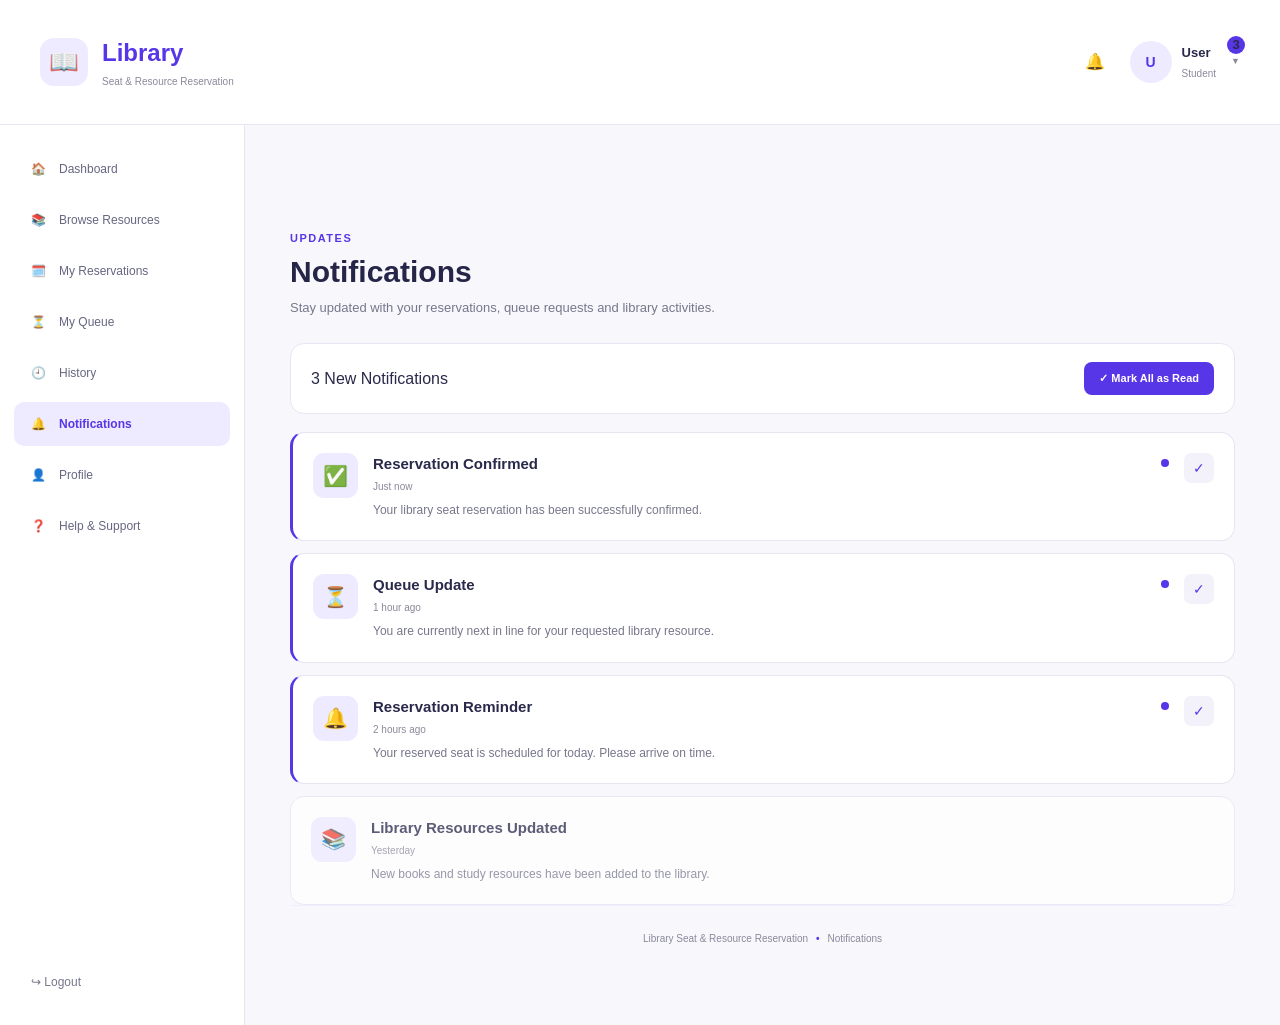
<file: frontend/notifications.htm>
<!DOCTYPE html>
<html lang="en">
<head>
    <meta charset="UTF-8">
    <meta
        name="viewport"
        content="width=device-width, initial-scale=1.0"
    >
    <title>Notifications | Library</title>
    <link rel="stylesheet" href="css/style.css">
    <link rel="stylesheet" href="css/notifications.css">

</head>
<body>

    <header class="top-header">

        <div class="brand">
            <a href="index.htm" class="brand-link">
                <div class="brand-icon">
                    📖
                </div>
                <div class="brand-text">
                    <h1>
                        Library
                    </h1>
                    <p>
                        Seat & Resource Reservation
                    </p>
                </div>
            </a>
        </div>

        <div class="header-right">

            <a href="notifications.htm">
            <div          
                class="header-notification"
            >
                🔔
                <span
                    class="notification-count"
                    
                >
                    3
                </span>
            </div>
            </a>

            <div
                class="user-profile"
                onclick="toggleUserMenu()"
            >
                <div
                    class="user-avatar"
                    id="userAvatar"
                >
                    U
                </div>

                <div class="user-info">
                    <strong id="navUserName">
                        User
                    </strong>
                    <span id="navUserRole">
                        Student
                    </span>
                </div>

                <span class="dropdown-arrow">
                    ▼
                </span>
            </div>

            <div
                class="user-menu"
                id="userMenu"
            >

                <a href="profile.htm">
                    👤 Profile
                </a>


                <a
                    href="#"
                    onclick="logout(); return false;"
                >
                    ↪ Logout
                </a>

            </div>

        </div>

    </header>



    <div class="page-layout">


        <aside class="sidebar">
            <nav>
                <a href="dashboard.htm">
                    🏠
                    <span>
                        Dashboard
                    </span>
                </a>

                <a href="resources.htm">
                    📚
                    <span>
                        Browse Resources
                    </span>
                </a>

                <a href="reservations.htm">
                    🗓️
                    <span>
                        My Reservations
                    </span>
                </a>

                <a href="queue.htm">
                    ⏳
                    <span>
                        My Queue
                    </span>
                </a>

                <a href="history.htm">
                    🕘
                    <span>
                        History
                    </span>
                </a>

                <a
                    href="notifications.htm"
                    class="active"
                >
                    🔔
                    <span>
                        Notifications
                    </span>
                </a>

                <a href="profile.htm">
                    👤
                    <span>
                        Profile
                    </span>
                </a>

                <a href="help.htm">
                    ❓
                    <span>
                        Help & Support
                    </span>
                </a>
            </nav>

            <div class="sidebar-bottom">
                <a
                    href="#"
                    onclick="logout(); return false;"
                    class="logout-link"
                >
                    ↪ Logout
                </a>
            </div>
        </aside>

        <main class="main-content notifications-page">

            <div class="notifications-page-header">
                <span class="notifications-page-label">
                    UPDATES
                </span>
                <h1>
                    Notifications
                </h1>
                <p>
                    Stay updated with your reservations,
                    queue requests and library activities.
                </p>
            </div>

            <section class="notifications-toolbar">
                <div class="notification-summary">
                    <span
                        class="notification-summary-count"
                        id="notificationCount"
                    >
                        3
                    </span>
                    <span>
                        New Notifications
                    </span>
                </div>

                <button
                    type="button"
                    class="mark-all-btn"
                    onclick="markAllAsRead()"
                >
                    ✓ Mark All as Read
                </button>
            </section>

            <section
                class="notifications-list"
                id="notificationsList"
            >
                <div
                    class="notification-item unread"
                    data-read="false"
                >
                    <div class="notification-icon">
                        ✅
                    </div>

                    <div class="notification-content">
                        <h3>
                            Reservation Confirmed
                        </h3>

                        <span class="notification-time">
                            Just now
                        </span>
                        <p>
                            Your library seat reservation has
                            been successfully confirmed.
                        </p>

                    </div>

                    <div class="unread-dot"></div>

                    <button
                        type="button"
                        class="notification-read-btn"
                        onclick="markAsRead(this)"
                        title="Mark as read"
                    >
                        ✓
                    </button>

                </div>

                <div
                    class="notification-item unread"
                    data-read="false"
                >

                    <div class="notification-icon">
                        ⏳
                    </div>
                    <div class="notification-content">
                        <h3>
                            Queue Update
                        </h3>

                        <span class="notification-time">
                            1 hour ago
                        </span>

                        <p>
                            You are currently next in line
                            for your requested library resource.
                        </p>

                    </div>


                    <div class="unread-dot"></div>


                    <button
                        type="button"
                        class="notification-read-btn"
                        onclick="markAsRead(this)"
                        title="Mark as read"
                    >
                        ✓
                    </button>

                </div>



                <div
                    class="notification-item unread"
                    data-read="false"
                >

                    <div class="notification-icon">
                        🔔
                    </div>


                    <div class="notification-content">

                        <h3>
                            Reservation Reminder
                        </h3>


                        <span class="notification-time">
                            2 hours ago
                        </span>


                        <p>
                            Your reserved seat is scheduled
                            for today. Please arrive on time.
                        </p>

                    </div>


                    <div class="unread-dot"></div>


                    <button
                        type="button"
                        class="notification-read-btn"
                        onclick="markAsRead(this)"
                        title="Mark as read"
                    >
                        ✓
                    </button>

                </div>



                <div
                    class="notification-item read"
                    data-read="true"
                >

                    <div class="notification-icon">
                        📚
                    </div>


                    <div class="notification-content">

                        <h3>
                            Library Resources Updated
                        </h3>


                        <span class="notification-time">
                            Yesterday
                        </span>


                        <p>
                            New books and study resources have
                            been added to the library.
                        </p>

                    </div>

                </div>

            </section>



            <div
                class="notifications-empty"
                id="notificationsEmpty"
            >

                <div class="notifications-empty-icon">
                    🔔
                </div>


                <h2>
                    No Notifications
                </h2>


                <p>
                    You are all caught up.
                </p>

            </div>



            <footer class="notifications-footer">

                <span>
                    Library Seat & Resource Reservation
                </span>


                <strong>
                    •
                </strong>


                <span>
                    Notifications
                </span>

            </footer>


        </main>

    </div>

<script src="js/notifications.js"></script>
</body>

</html>
</file>
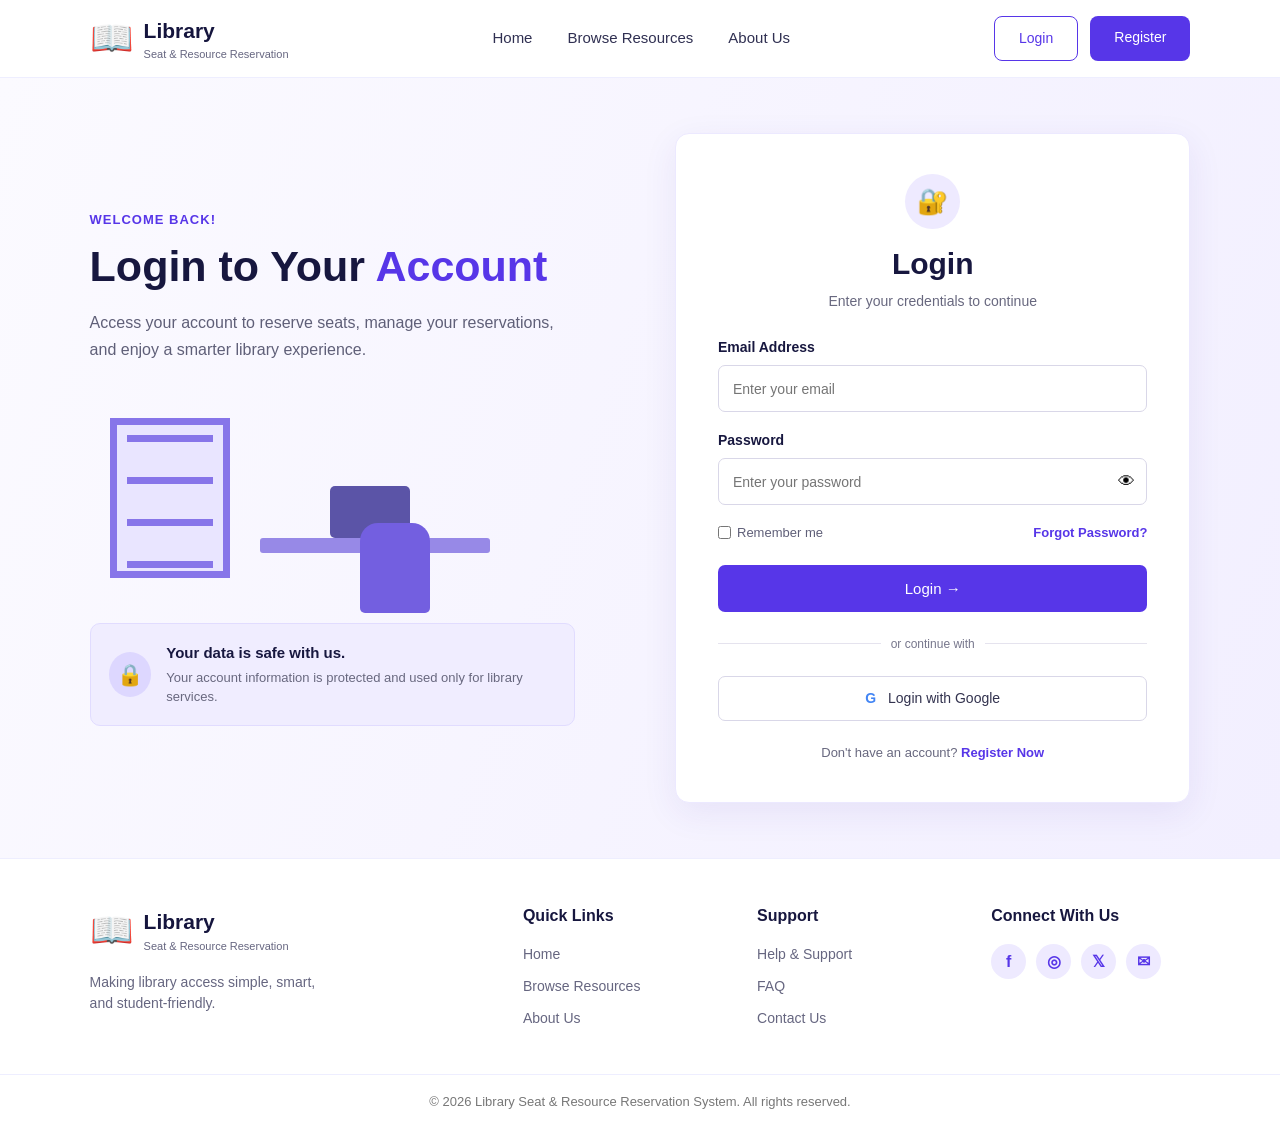
<file: frontend/profile.htm>
<!DOCTYPE html>
<html lang="en">

<head>
    <meta charset="UTF-8">

    <meta name="viewport" content="width=device-width, initial-scale=1.0">

    <title>My Profile | Library</title>
    <link rel="stylesheet" href="css/style.css">
    <link rel="stylesheet" href="css/profile.css">
</head>

<body class="profile-body">

    <header class="profile-top-header">

        <div class="profile-brand">

            <a href="index.htm" class="profile-brand-link">

                <div class="profile-brand-icon">
                    📖
                </div>

                <div class="profile-brand-text">

                    <h1>Library</h1>

                    <p>Seat & Resource Reservation</p>

                </div>

            </a>

        </div>


        <div class="profile-header-right">

            <div class="profile-notification">

                <span>🔔</span>

                <span class="profile-notification-count">
                    3
                </span>

            </div>


            <div
                class="profile-user"
                onclick="toggleUserMenu()"
            >

                <div
                    class="profile-user-avatar"
                    id="userAvatar"
                >
                    U
                </div>

                <div class="profile-user-info">

                    <strong id="navUserName">
                        User
                    </strong>

                    <span id="navUserRole">
                        Student
                    </span>

                </div>

                <span class="profile-dropdown-arrow">
                    ▼
                </span>

            </div>


            <div
                class="profile-user-menu"
                id="userMenu"
            >

                <a href="profile.htm">
                    👤 Profile
                </a>

                <a
                    href="#"
                    onclick="logout(); return false;"
                >
                    ↪ Logout
                </a>

            </div>

        </div>

    </header>


    <div class="profile-page-layout">


        <aside class="profile-sidebar">

            <nav class="profile-sidebar-nav">

                <a href="dashboard.htm">

                    <span class="profile-nav-icon">
                        🏠
                    </span>

                    <span>
                        Dashboard
                    </span>

                </a>


                <a href="resources.htm">

                    <span class="profile-nav-icon">
                        📚
                    </span>

                    <span>
                        Browse Resources
                    </span>

                </a>


                <a href="reservations.htm">

                    <span class="profile-nav-icon">
                        🗓️
                    </span>

                    <span>
                        My Reservations
                    </span>

                </a>


                <a href="queue.htm">

                    <span class="profile-nav-icon">
                        ⏳
                    </span>

                    <span>
                        My Queue
                    </span>

                </a>


                <a href="history.htm">

                    <span class="profile-nav-icon">
                        🕘
                    </span>

                    <span>
                        History
                    </span>

                </a>


                <a href="notifications.htm">

                    <span class="profile-nav-icon">
                        🔔
                    </span>

                    <span>
                        Notifications
                    </span>

                </a>


                <a
                    href="profile.htm"
                    class="active"
                >

                    <span class="profile-nav-icon">
                        👤
                    </span>

                    <span>
                        Profile
                    </span>

                </a>


                <a href="help.htm">

                    <span class="profile-nav-icon">
                        ❓
                    </span>

                    <span>
                        Help & Support
                    </span>

                </a>

            </nav>


            <div class="profile-sidebar-bottom">

                <a
                    href="#"
                    onclick="logout(); return false;"
                >

                    <span class="profile-nav-icon">
                        ↪
                    </span>

                    <span>
                        Logout
                    </span>

                </a>

            </div>

        </aside>


        <main class="profile-page">


            <div class="profile-page-header">

                <div>

                    <span class="profile-page-label">
                        ACCOUNT
                    </span>

                    <h1>
                        My Profile
                    </h1>

                    <p>
                        Manage your personal information
                        and account settings.
                    </p>

                </div>

            </div>


            <section class="profile-overview">

                <div
                    class="profile-avatar-large"
                    id="profileAvatar"
                >
                    U
                </div>


                <div class="profile-main-info">

                    <h2 id="profileName">
                        User Name
                    </h2>

                    <p id="profileEmail">
                        user@example.com
                    </p>

                    <span
                        class="role-badge"
                        id="profileRole"
                    >
                        Student
                    </span>

                </div>


                <button
                    type="button"
                    class="edit-profile-btn"
                    onclick="openEditModal()"
                >
                    ✏️ Edit Profile
                </button>

            </section>


            <div class="profile-grid">


                <section class="profile-card">

                    <div class="profile-card-header">

                        <div>

                            <span class="card-label">
                                PERSONAL INFORMATION
                            </span>

                            <h2>
                                Account Details
                            </h2>

                        </div>

                        <span class="card-icon">
                            👤
                        </span>

                    </div>


                    <div class="details-list">


                        <div class="detail-row">

                            <span class="detail-label">
                                Full Name
                            </span>

                            <span
                                class="detail-value"
                                id="detailName"
                            >
                                -
                            </span>

                        </div>


                        <div class="detail-row">

                            <span class="detail-label">
                                Email Address
                            </span>

                            <span
                                class="detail-value"
                                id="detailEmail"
                            >
                                -
                            </span>

                        </div>


                        <div class="detail-row">

                            <span class="detail-label">
                                Student ID
                            </span>

                            <span
                                class="detail-value"
                                id="detailStudentId"
                            >
                                -
                            </span>

                        </div>


                        <div class="detail-row">

                            <span class="detail-label">
                                Account Role
                            </span>

                            <span
                                class="detail-value"
                                id="detailRole"
                            >
                                -
                            </span>

                        </div>


                        <div class="detail-row">

                            <span class="detail-label">
                                Member Since
                            </span>

                            <span
                                class="detail-value"
                                id="detailCreated"
                            >
                                -
                            </span>

                        </div>

                    </div>

                </section>


                <section class="profile-card">

                    <div class="profile-card-header">

                        <div>

                            <span class="card-label">
                                ACTIVITY
                            </span>

                            <h2>
                                My Statistics
                            </h2>

                        </div>

                        <span class="card-icon">
                            📊
                        </span>

                    </div>


                    <div class="statistics-grid">


                        <div class="stat-box">

                            <span class="stat-icon">
                                📅
                            </span>

                            <strong id="totalReservations">
                                0
                            </strong>

                            <p>
                                Total Reservations
                            </p>

                        </div>


                        <div class="stat-box">

                            <span class="stat-icon">
                                ✅
                            </span>

                            <strong id="activeReservations">
                                0
                            </strong>

                            <p>
                                Active Reservations
                            </p>

                        </div>


                        <div class="stat-box">

                            <span class="stat-icon">
                                ⏳
                            </span>

                            <strong id="queueCount">
                                0
                            </strong>

                            <p>
                                Queue Requests
                            </p>

                        </div>


                        <div class="stat-box">

                            <span class="stat-icon">
                                🕘
                            </span>

                            <strong id="completedReservations">
                                0
                            </strong>

                            <p>
                                Completed
                            </p>

                        </div>

                    </div>

                </section>

            </div>


            <section class="security-card">

                <div class="security-info">

                    <span class="security-icon">
                        🔐
                    </span>

                    <div>

                        <span class="card-label">
                            SECURITY
                        </span>

                        <h2>
                            Password & Security
                        </h2>

                        <p>
                            Keep your account secure by
                            regularly updating your password.
                        </p>

                    </div>

                </div>


                <button
                    type="button"
                    class="change-password-btn"
                    onclick="openPasswordModal()"
                >
                    Change Password
                </button>

            </section>


            <footer class="profile-footer">

                <span>
                    Library Seat & Resource Reservation
                </span>

                <strong>
                    •
                </strong>

                <span>
                    Profile Management
                </span>

            </footer>

        </main>

    </div>


    <div
        class="modal"
        id="editProfileModal"
    >

        <div class="modal-content">

            <div class="modal-header">

                <div>

                    <span class="card-label">
                        PROFILE
                    </span>

                    <h2>
                        Edit Profile
                    </h2>

                </div>

                <button
                    type="button"
                    class="close-btn"
                    onclick="closeEditModal()"
                >
                    ×
                </button>

            </div>


            <form id="editProfileForm">

                <div class="form-group">

                    <label for="editName">
                        Full Name
                    </label>

                    <input
                        type="text"
                        id="editName"
                        required
                    >

                </div>


                <div class="form-group">

                    <label for="editEmail">
                        Email Address
                    </label>

                    <input
                        type="email"
                        id="editEmail"
                        required
                    >

                </div>


                <div class="form-group">

                    <label for="editStudentId">
                        Student ID
                    </label>

                    <input
                        type="text"
                        id="editStudentId"
                        required
                    >

                </div>


                <div
                    class="form-message"
                    id="editMessage"
                ></div>


                <div class="modal-actions">

                    <button
                        type="button"
                        class="cancel-btn"
                        onclick="closeEditModal()"
                    >
                        Cancel
                    </button>

                    <button
                        type="submit"
                        class="save-btn"
                    >
                        Save Changes
                    </button>

                </div>

            </form>

        </div>

    </div>


    <div
        class="modal"
        id="passwordModal"
    >

        <div class="modal-content">

            <div class="modal-header">

                <div>

                    <span class="card-label">
                        SECURITY
                    </span>

                    <h2>
                        Change Password
                    </h2>

                </div>

                <button
                    type="button"
                    class="close-btn"
                    onclick="closePasswordModal()"
                >
                    ×
                </button>

            </div>


            <form id="passwordForm">

                <div class="form-group">

                    <label for="currentPassword">
                        Current Password
                    </label>

                    <input
                        type="password"
                        id="currentPassword"
                        required
                    >

                </div>


                <div class="form-group">

                    <label for="newPassword">
                        New Password
                    </label>

                    <input
                        type="password"
                        id="newPassword"
                        minlength="6"
                        required
                    >

                </div>


                <div class="form-group">

                    <label for="confirmNewPassword">
                        Confirm New Password
                    </label>

                    <input
                        type="password"
                        id="confirmNewPassword"
                        minlength="6"
                        required
                    >

                </div>


                <div
                    class="form-message"
                    id="passwordMessage"
                ></div>


                <div class="modal-actions">

                    <button
                        type="button"
                        class="cancel-btn"
                        onclick="closePasswordModal()"
                    >
                        Cancel
                    </button>

                    <button
                        type="submit"
                        class="save-btn"
                    >
                        Update Password
                    </button>

                </div>

            </form>

        </div>

    </div>


<script src="js/profile.js"></script>

</body>

</html>
</file>
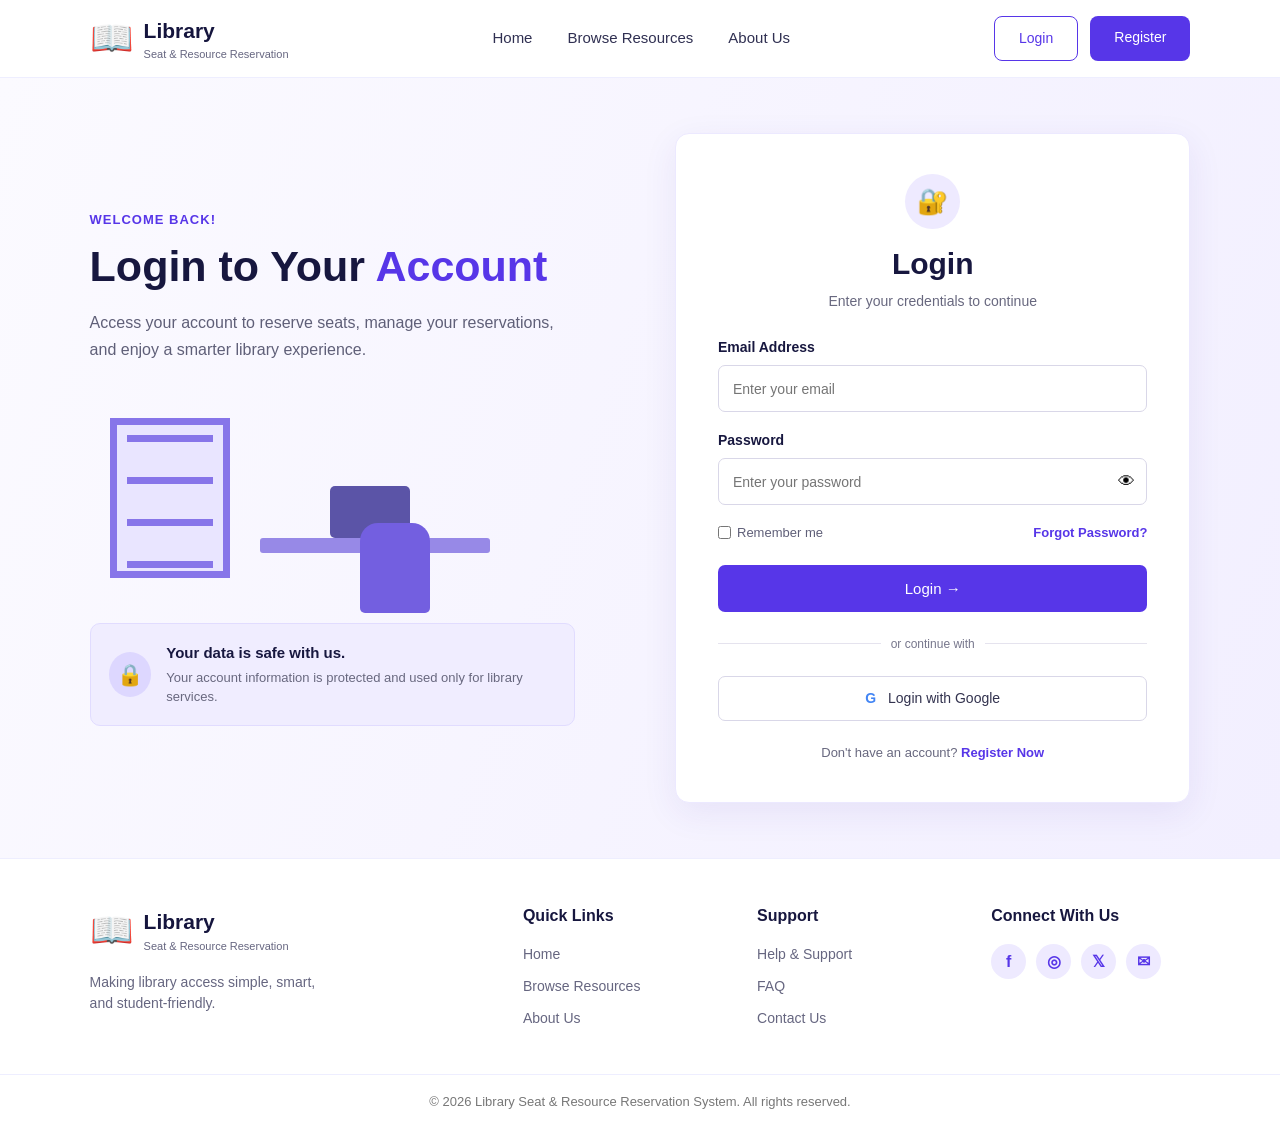
<file: frontend/queue.htm>
<!DOCTYPE html>
<html lang="en">

<head>

    <meta charset="UTF-8">
    <meta name="viewport"
          content="width=device-width, initial-scale=1.0">

    <title>My Queue | Library</title>

    <link rel="stylesheet" href="css/style.css">
    <link rel="stylesheet" href="css/queue.css">
    <link rel="stylesheet" href="css/dashboard.css">


</head>

<body>

    <header class="dashboard-navbar">

        <div class="logo">

            <div class="logo-icon">
                📖
            </div>

            <div class="logo-text">

                <h2>Library</h2>

                <p>Seat & Resource Reservation</p>

            </div>

        </div>


        <div class="dashboard-user">

            <div class="notification-icon">
                🔔
                <span class="notification-count">3</span>
            </div>


            <div class="user-info">

                <div class="user-avatar" id="userAvatar">
                    S
                </div>

                <div>

                    <strong id="navUserName">
                        Student
                    </strong>

                    <small>
                        Student
                    </small>

                </div>

            </div>


            <button
                class="dropdown-btn"
                onclick="toggleUserMenu()">

                ▼

            </button>


            <div
                class="user-menu"
                id="userMenu">

                <a href="profile.htm">
                    Profile
                </a>

                <button onclick="logout()">
                    Logout
                </button>

            </div>

        </div>

    </header>

    <div class="dashboard-layout">

        <aside class="sidebar">

            <div class="sidebar-menu">

                <a href="dashboard.htm"
                   class="sidebar-link">

                    <span>⌂</span>
                    Dashboard

                </a>


                <a href="resources.htm"
                   class="sidebar-link">

                    <span>📚</span>
                    Browse Resources

                </a>


                <a href="reservations.htm"
                   class="sidebar-link">

                    <span>📅</span>
                    My Reservations

                </a>


                <a href="queue.htm"
                   class="sidebar-link active">

                    <span>⏳</span>
                    My Queue

                </a>


                <a href="history.htm"
                   class="sidebar-link">

                    <span>🕘</span>
                    History

                </a>


                <a href="notifications.htm"
                   class="sidebar-link">

                    <span>🔔</span>
                    Notifications

                </a>


                <a href="profile.htm"
                   class="sidebar-link">

                    <span>👤</span>
                    Profile

                </a>


                <a href="help.htm"
                   class="sidebar-link">

                    <span>❓</span>
                    Help & Support

                </a>

            </div>


            <div class="sidebar-bottom">

                <button onclick="logout()">

                    <span>↪</span>
                    Logout

                </button>

            </div>

        </aside>

        <main class="dashboard-content">

            <section class="queue-header">

                <div>

                    <p class="dashboard-label">
                        PRIORITY QUEUE
                    </p>

                    <h1>
                        My Queue
                    </h1>

                    <p>
                        Track your position for unavailable resources.
                    </p>

                </div>

            </section>

            <section class="queue-stats">


                <div class="queue-stat">

                    <div class="queue-stat-icon purple">
                        ⏳
                    </div>

                    <div>

                        <p>
                            Queue Requests
                        </p>

                        <h2 id="totalQueue">
                            0
                        </h2>

                    </div>

                </div>


                <div class="queue-stat">

                    <div class="queue-stat-icon orange">
                        #1
                    </div>

                    <div>

                        <p>
                            Highest Position
                        </p>

                        <h2 id="highestPosition">
                            -
                        </h2>

                    </div>

                </div>


                <div class="queue-stat">

                    <div class="queue-stat-icon green">
                        ✓
                    </div>

                    <div>

                        <p>
                            Served
                        </p>

                        <h2 id="servedQueue">
                            0
                        </h2>

                    </div>

                </div>

            </section>

            <div class="queue-info">

                <strong>
                    💡 How Priority Queue Works
                </strong>

                <p>
                    Requests are arranged according to priority.
                    When priorities are equal, the earlier request
                    is served first.
                </p>

            </div>

            <section
                class="queue-list"
                id="queueList">

            </section>


        </main>

    </div>


    <script src="js/queue.js"></script>

</body>

</html>
</file>
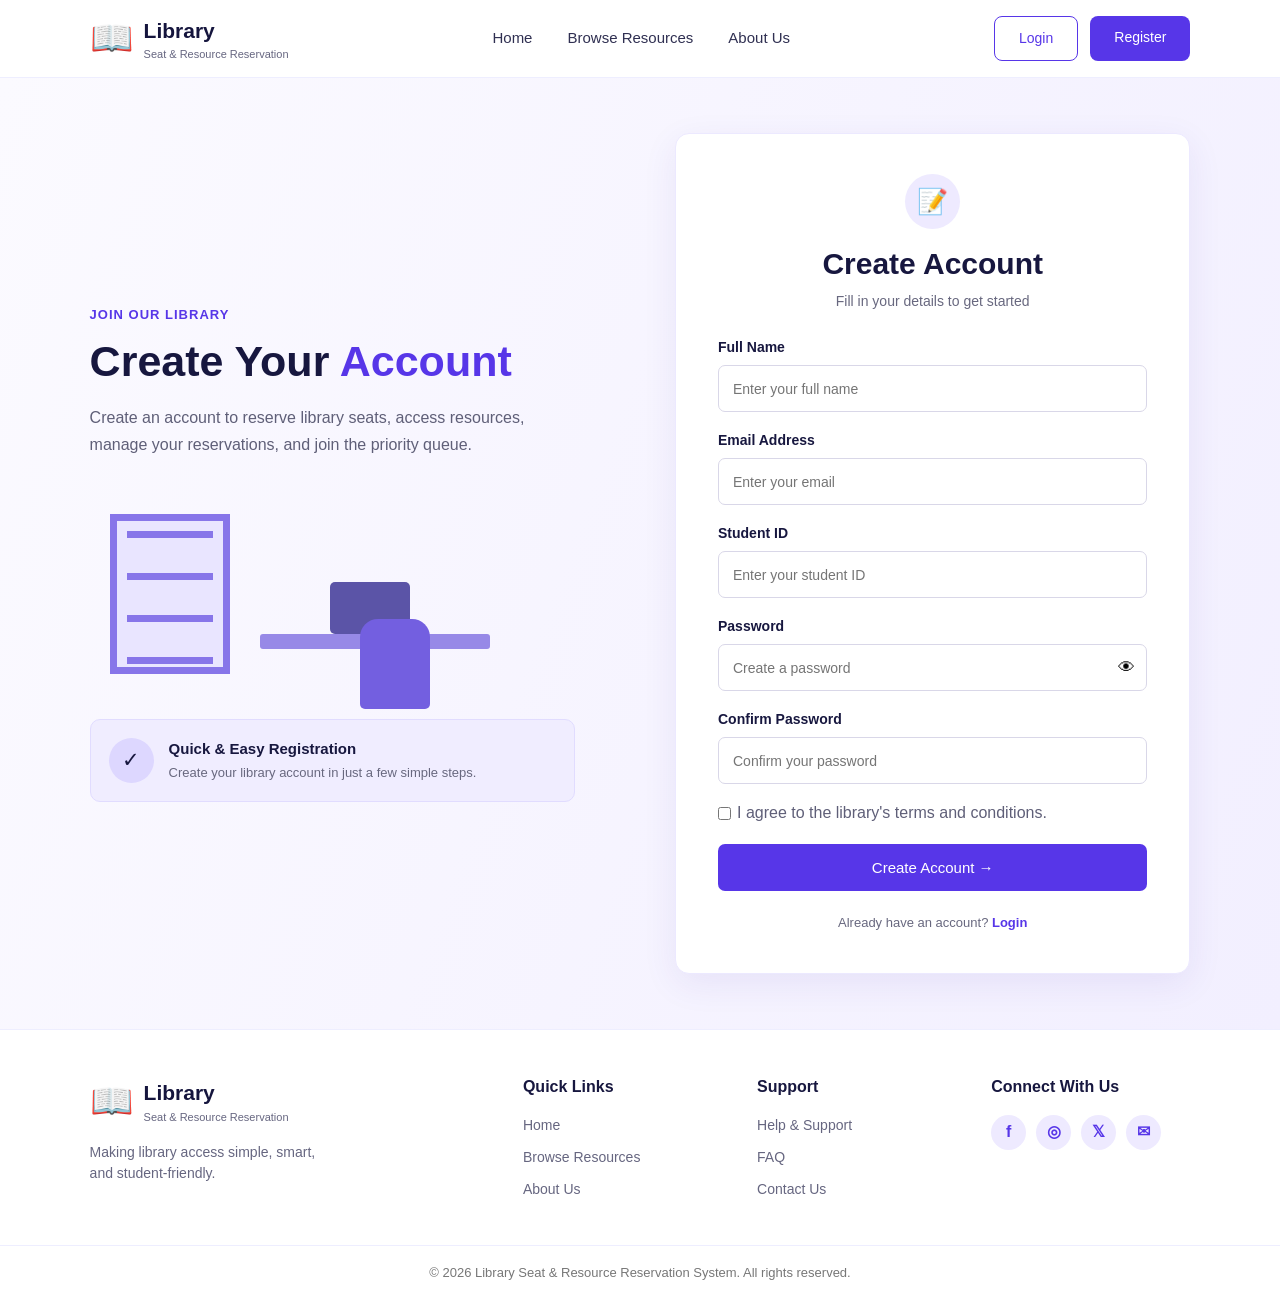
<file: frontend/register.htm>
<!DOCTYPE html>
<html lang="en">

<head>
    <meta charset="UTF-8">
    <meta name="viewport" content="width=device-width, initial-scale=1.0">

    <title>Register | Library Reservation</title>

    <link rel="stylesheet" href="css/style.css">
    <link rel="stylesheet" href="css/auth.css">
</head>

<body>

    <header class="navbar">
        <div class="logo">
            <div class="logo-icon"> 📖 </div>
            <div class="logo-text">
                <h2>Library</h2>
                <p>
                    Seat & Resource Reservation
                </p>
            </div>
        </div>
        <nav class="nav-links">
            <a href="index.htm"> Home </a>
            <a href="resources.htm"> Browse Resources </a>
            <a href="about.htm"> About Us </a>

        </nav>
        <div class="nav-buttons">
            <a href="login.htm" class="login-btn">
                Login
            </a>
            <a href="register.htm" class="register-btn">
                Register
            </a>
        </div>
    </header>

    <main class="auth-section">
        <div class="auth-intro">
            <p class="auth-label">
                JOIN OUR LIBRARY
            </p>
            <h1>
                Create Your
                <span>Account</span>
            </h1>
            <p class="auth-description">
                Create an account to reserve library seats,
                access resources, manage your reservations,
                and join the priority queue.
            </p>

            <div class="study-illustration">
                <div class="mini-shelf">
                    <span></span>
                    <span></span>
                    <span></span>
                    <span></span>
                </div>
                <div class="mini-table">
                    <div class="mini-laptop"></div>
                </div>
                <div class="mini-chair"></div>
            </div>
            <div class="security-box">
                <div class="security-icon">
                    ✓
                </div>
                <div>
                    <h3>
                        Quick & Easy Registration
                    </h3>
                    <p>
                        Create your library account in
                        just a few simple steps.
                    </p>
                </div>
            </div>
        </div>

        <div class="auth-card">
            <div class="auth-card-icon">
                📝
            </div>
            <h2>
                Create Account
            </h2>
            <p class="auth-card-subtitle">
                Fill in your details to get started
            </p>

            <div id="registerMessage" class="auth-message">
            </div>

            <form id="registerForm">
                <div class="form-group">
                    <label for="name">
                        Full Name
                    </label>
                    <input type="text" id="name" placeholder="Enter your full name" required>
                </div>

                <div class="form-group">
                    <label for="registerEmail">
                        Email Address
                    </label>
                    <input type="email" id="registerEmail" placeholder="Enter your email" required>
                </div>

                <div class="form-group">
                    <label for="studentId">
                        Student ID
                    </label>
                    <input type="text" id="studentId" placeholder="Enter your student ID" required>
                </div>

                <div class="form-group">
                    <label for="registerPassword">
                        Password
                    </label>
                    <div class="password-container">
                        <input type="password" id="registerPassword" placeholder="Create a password" required>
                        <button type="button" class="show-password" onclick="toggleRegisterPassword()">
                            👁
                        </button>
                    </div>
                </div>

                <div class="form-group">
                    <label for="confirmPassword">
                        Confirm Password
                    </label>
                    <input type="password" id="confirmPassword" placeholder="Confirm your password" required>
                </div>

                <label class="remember-me terms">
                    <input type="checkbox" id="terms" required>
                    <span>
                        I agree to the library's
                        terms and conditions.
                    </span>
                </label>

                <button type="submit" class="auth-submit">
                    Create Account →
                </button>
            </form>
            <p class="account-question">
                Already have an account?
                <a href="login.htm">
                    Login
                </a>
            </p>
        </div>
    </main>

    <footer>
        <div class="footer-brand">
            <div class="logo">
                <div class="logo-icon">
                    📖
                </div>
                <div class="logo-text">
                    <h2>Library</h2>
                    <p>
                        Seat & Resource Reservation
                    </p>
                </div>
            </div>

            <p class="footer-description">
                Making library access simple,
                smart, and student-friendly.
            </p>
        </div>
        <div class="footer-column">
            <h3>
                Quick Links
            </h3>
            <a href="index.htm">
                Home
            </a>
            <a href="resources.htm">
                Browse Resources
            </a>
            <a href="about.htm">
                About Us
            </a>
        </div>

        <div class="footer-column">
            <h3>
                Support
            </h3>
            <a href="help.htm">
                Help & Support
            </a>
            <a href="help.htm">
                FAQ
            </a>
            <a href="help.htm">
                Contact Us
            </a>
        </div>
        <div class="footer-column">
            <h3>
                Connect With Us
            </h3>
            <div class="social-icons">
                <span>f</span>
                <span>◎</span>
                <span>𝕏</span>
                <span>✉</span>
            </div>
        </div>
    </footer>
    <div class="copyright">
        © 2026 Library Seat & Resource Reservation System.
        All rights reserved.
    </div>
    <script src="js/auth.js"></script>
</body>

</html>
</file>
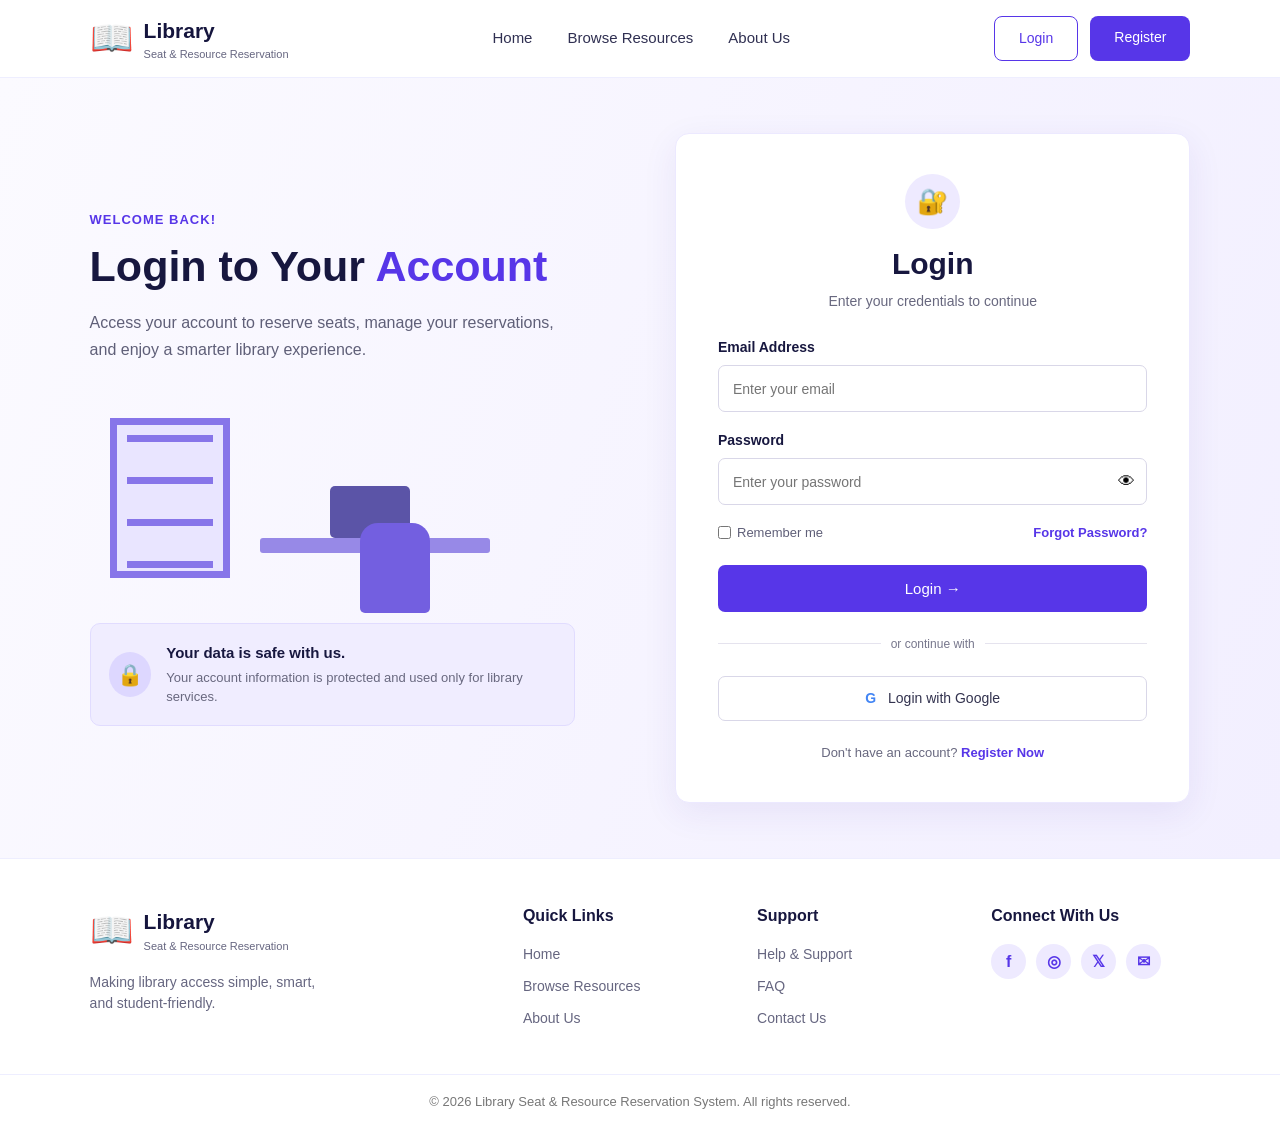
<file: frontend/reservations.htm>
<!DOCTYPE html>
<html lang="en">

<head>
    <meta charset="UTF-8">
    <meta name="viewport" content="width=device-width, initial-scale=1.0">

    <title>My Reservations | Library</title>

    <link rel="stylesheet" href="css/style.css">
    <link rel="stylesheet" href="css/reservations.css">
    <link rel="stylesheet" href="css/dashboard.css">

</head>

<body>

    <header class="dashboard-navbar">

        <div class="logo">

            <div class="logo-icon">
                📖
            </div>
            <div class="logo-text">
                <h2>Library</h2>
                <p>Seat & Resource Reservation</p>
            </div>
        </div>
        <div class="dashboard-user">
            <div class="notification-icon">
                🔔
                <span class="notification-count">3</span>
            </div>
            <div class="user-info">
                <div class="user-avatar" id="userAvatar">
                    S
                </div>
                <div>
                    <strong id="navUserName">
                        Student
                    </strong>
                    <small>
                        Student
                    </small>
                </div>
            </div>
            <button class="dropdown-btn" onclick="toggleUserMenu()">
                ▼
            </button>
            <div class="user-menu" id="userMenu">
                <a href="profile.htm">
                    Profile
                </a>
                <button onclick="logout()">
                    Logout
                </button>
            </div>
        </div>
    </header>
    <div class="dashboard-layout">
        <aside class="sidebar">
            <div class="sidebar-menu">
                <a href="dashboard.htm" class="sidebar-link">

                    <span>⌂</span>
                    Dashboard
                </a>
                <a href="resources.htm" class="sidebar-link">

                    <span>📚</span>
                    Browse Resources

                </a>
                <a href="reservations.htm" class="sidebar-link active">

                    <span>📅</span>
                    My Reservations
                </a>
                <a href="queue.htm" class="sidebar-link">

                    <span>⏳</span>
                    My Queue

                </a>
                <a href="history.htm" class="sidebar-link">

                    <span>🕘</span>
                    History
                </a>
                <a href="notifications.htm" class="sidebar-link">

                    <span>🔔</span>
                    Notifications
                </a>
                <a href="profile.htm" class="sidebar-link">

                    <span>👤</span>
                    Profile
                </a>
                <a href="help.htm" class="sidebar-link">

                    <span>❓</span>
                    Help & Support
                </a>
            </div>
            <div class="sidebar-bottom">
                <button onclick="logout()">
                    <span>↪</span>
                    Logout
                </button>
            </div>
        </aside>
        <main class="dashboard-content">
            <section class="reservation-header">
                <div>
                    <p class="dashboard-label">
                        RESERVATION MANAGEMENT
                    </p>
                    <h1>
                        My Reservations
                    </h1>
                    <p>
                        View and manage your library bookings.
                    </p>
                </div>
                <a href="resources.htm" class="new-reservation-btn">

                    + New Reservation

                </a>
            </section>
            <section class="reservation-stats">

                <div class="reservation-stat">
                    <div class="reservation-stat-icon purple">
                        📅
                    </div>
                    <div>
                        <p>
                            Total Reservations
                        </p>
                        <h2 id="totalReservations">
                            0
                        </h2>
                    </div>
                </div>
                <div class="reservation-stat">
                    <div class="reservation-stat-icon green">
                        ✓
                    </div>
                    <div>
                        <p>
                            Active
                        </p>
                        <h2 id="activeReservations">
                            0
                        </h2>
                    </div>
                </div>
                <div class="reservation-stat">
                    <div class="reservation-stat-icon orange">
                        ⏳
                    </div>
                    <div>
                        <p>
                            Pending
                        </p>
                        <h2 id="pendingReservations">
                            0
                        </h2>
                    </div>
                </div>
                <div class="reservation-stat">
                    <div class="reservation-stat-icon blue">
                        ✓
                    </div>
                    <div>
                        <p>
                            Completed
                        </p>
                        <h2 id="completedReservations">
                            0
                        </h2>
                    </div>
                </div>
            </section>
            <section class="reservation-controls">
                <div class="reservation-search">
                    🔎
                    <input type="text" id="reservationSearch" placeholder="Search reservations..."
                        oninput="displayReservations()">
                </div>
                <select id="reservationFilter" onchange="displayReservations()">
                    <option value="all">
                        All Reservations
                    </option>
                    <option value="active">
                        Active
                    </option>
                    <option value="pending">
                        Pending
                    </option>
                    <option value="completed">
                        Completed
                    </option>
                    <option value="cancelled">
                        Cancelled
                    </option>

                </select>
            </section>
            <section class="reservations-container" id="reservationsContainer">
            </section>
        </main>
    </div>
    <div class="modal-overlay" id="reservationModal">
        <div class="reservation-modal">
            <div class="modal-header">
                <div>
                    <h2>
                        Make a Reservation
                    </h2>
                    <p>
                        Select a resource and booking time.
                    </p>
                </div>
                <button class="close-modal" onclick="closeReservationModal()">
                    ×
                </button>
            </div>
            <form id="reservationForm">
                <div class="form-group">
                    <label>
                        Resource
                    </label>
                    <select id="reservationResource" required>
                        <option value="">
                            Select a resource
                        </option>
                    </select>
                </div>
                <div class="form-row">
                    <div class="form-group">
                        <label>
                            Date
                        </label>
                        <input type="date" id="reservationDate" required>
                    </div>
                    <div class="form-group">
                        <label>
                            Start Time
                        </label>
                        <input type="time" id="reservationTime" required>
                    </div>
                </div>
                <div class="form-group">
                    <label>
                        Duration
                    </label>
                    <select id="reservationDuration" required>
                        <option value="1">
                            1 Hour
                        </option>
                        <option value="2">
                            2 Hours
                        </option>
                        <option value="3">
                            3 Hours
                        </option>
                        <option value="4">
                            4 Hours
                        </option>
                    </select>

                </div>
                <div class="reservation-note">
                    <strong>
                        ℹ Reservation Policy
                    </strong>

                    <p>
                        If the selected resource is unavailable,
                        you may be placed in the priority queue.
                    </p>
                </div>
                <div class="modal-actions">

                    <button type="button" class="cancel-btn" onclick="closeReservationModal()">
                        Cancel
                    </button>
                    <button type="submit" class="confirm-btn">
                        Confirm Reservation
                    </button>
                </div>
            </form>
        </div>
    </div>
    <script src="js/reservations.js"></script>
</body>

</html>
</file>
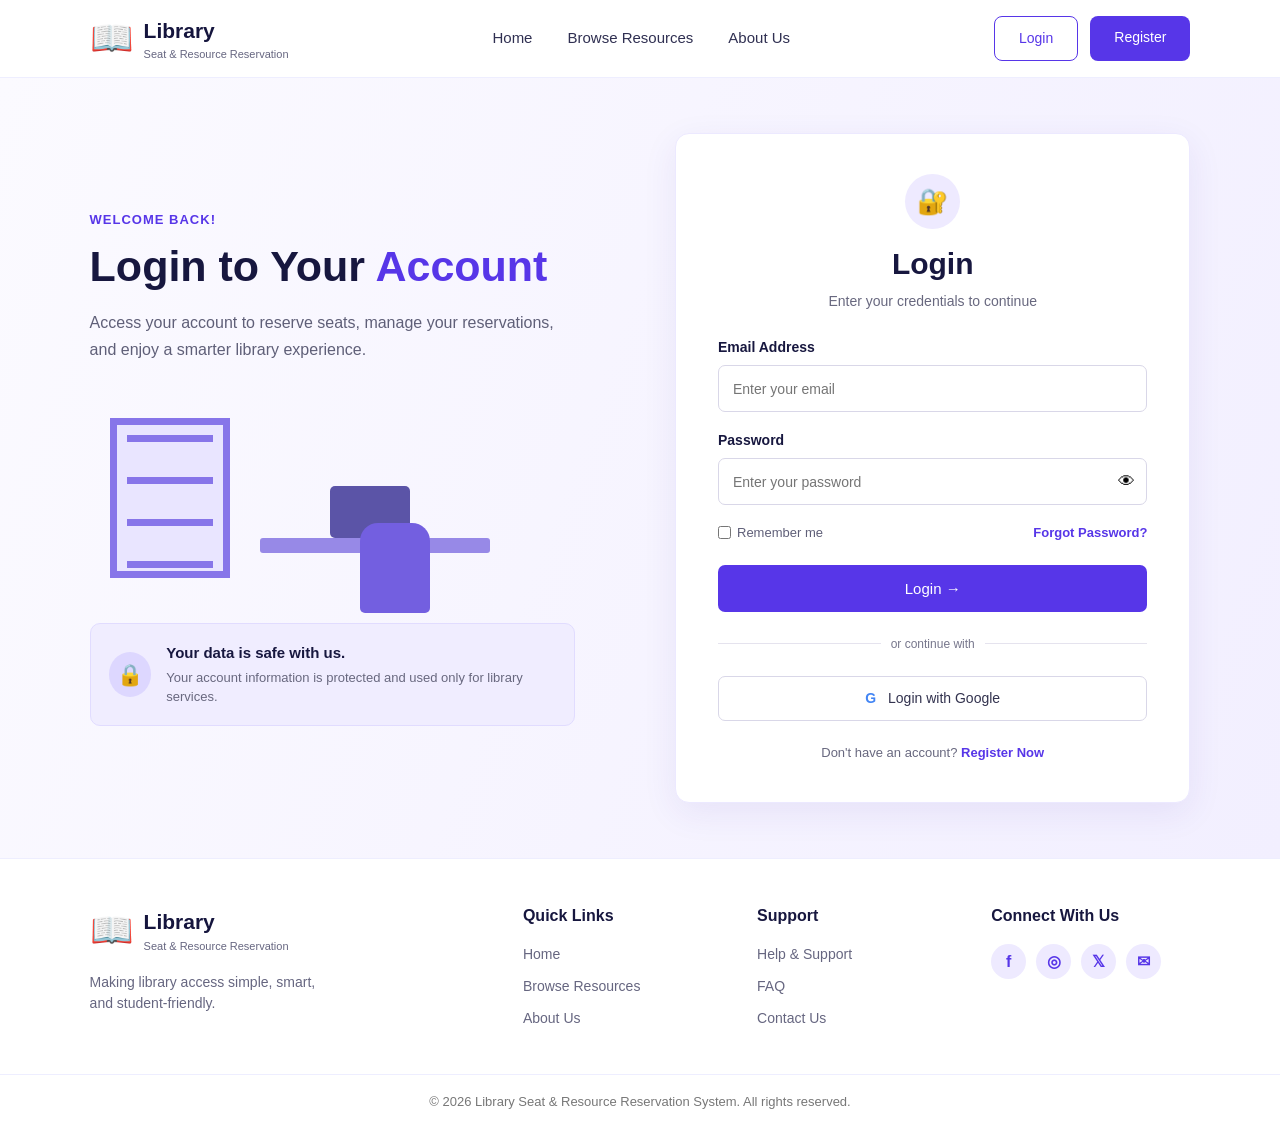
<file: frontend/resources.htm>
<!DOCTYPE html>
<html lang="en">
<head>
    <meta charset="UTF-8">
    <meta name="viewport" content="width=device-width, initial-scale=1.0">
    <title>Browse Resources | Library</title>
    <link rel="stylesheet" href="css/style.css">
    <link rel="stylesheet" href="css/resources.css">
    <link rel="stylesheet" href="css/dashboard.css">
</head>
<body>

    <header class="dashboard-navbar">

        <div class="logo">

            <div class="logo-icon">
                📖
            </div>

            <div class="logo-text">

                <h2>Library</h2>

                <p>Seat & Resource Reservation</p>

            </div>

        </div>


        <div class="dashboard-user">

            <div class="notification-icon">
                🔔
                <span class="notification-count">3</span>
            </div>


            <div class="user-info">

                <div class="user-avatar" id="userAvatar">
                    S
                </div>

                <div>

                    <strong id="navUserName">
                        Student
                    </strong>

                    <small>
                        Student
                    </small>

                </div>

            </div>


            <button
                class="dropdown-btn"
                onclick="toggleUserMenu()">
                ▼
            </button>


            <div
                class="user-menu"
                id="userMenu">

                <a href="profile.htm">
                    Profile
                </a>

                <button onclick="logout()">
                    Logout
                </button>

            </div>

        </div>

    </header>


    <div class="dashboard-layout">


        <aside class="sidebar">

            <div class="sidebar-menu">

                <a
                    href="dashboard.htm"
                    class="sidebar-link">

                    <span>⌂</span>
                    Dashboard

                </a>


                <a
                    href="resources.htm"
                    class="sidebar-link active">

                    <span>📚</span>
                    Browse Resources

                </a>


                <a
                    href="reservations.htm"
                    class="sidebar-link">

                    <span>📅</span>
                    My Reservations

                </a>


                <a
                    href="queue.htm"
                    class="sidebar-link">

                    <span>⏳</span>
                    My Queue

                </a>


                <a
                    href="history.htm"
                    class="sidebar-link">

                    <span>🕘</span>
                    History

                </a>


                <a
                    href="notifications.htm"
                    class="sidebar-link">

                    <span>🔔</span>
                    Notifications

                </a>


                <a
                    href="profile.htm"
                    class="sidebar-link">

                    <span>👤</span>
                    Profile

                </a>


                <a
                    href="help.htm"
                    class="sidebar-link">

                    <span>❓</span>
                    Help & Support

                </a>

            </div>


            <div class="sidebar-bottom">

                <button onclick="logout()">

                    <span>↪</span>

                    Logout

                </button>

            </div>

        </aside>


        <main class="dashboard-content">


            <section class="resource-header">

                <div>

                    <p class="dashboard-label">
                        LIBRARY RESOURCES
                    </p>

                    <h1>
                        Browse Resources
                    </h1>

                    <p>
                        Find and manage available library
                        seats, rooms, books and equipment.
                    </p>

                </div>


                <button
                    id="addResourceBtn"
                    class="add-resource-btn"
                    onclick="openAddModal()">
                    + Add Resource
                </button>

            </section>


            <section class="resource-controls">

                <div class="search-box">

                    <span>
                        🔎
                    </span>

                    <input
                        type="text"
                        id="searchInput"
                        placeholder="Search resources..."
                        oninput="displayResources()">

                </div>


                <select
                    id="categoryFilter"
                    onchange="displayResources()">

                    <option value="all">
                        All Categories
                    </option>

                    <option value="Seat">
                        Seats
                    </option>

                    <option value="Computer">
                        Computers
                    </option>

                    <option value="Book">
                        Books
                    </option>

                    <option value="Room">
                        Study Rooms
                    </option>

                    <option value="Equipment">
                        Equipment
                    </option>

                </select>


                <select
                    id="statusFilter"
                    onchange="displayResources()">

                    <option value="all">
                        All Status
                    </option>

                    <option value="Available">
                        Available
                    </option>

                    <option value="Reserved">
                        Reserved
                    </option>

                </select>

            </section>


            <div class="resource-summary">

                <span>
                    Showing
                    <strong id="resourceCount">0</strong>
                    resources
                </span>

            </div>


            <section
                class="resource-grid"
                id="resourceGrid">
            </section>


        </main>

    </div>


    <div
        class="modal-overlay"
        id="resourceModal">

        <div class="resource-modal">


            <div class="modal-header">

                <div>

                    <h2 id="modalTitle">
                        Add Resource
                    </h2>

                    <p>
                        Enter the resource details below.
                    </p>

                </div>


                <button
                    class="close-modal"
                    onclick="closeModal()">

                    ×

                </button>

            </div>


            <form id="resourceForm">


                <input
                    type="hidden"
                    id="resourceId">


                <div class="form-group">

                    <label for="resourceName">
                        Resource Name
                    </label>

                    <input
                        type="text"
                        id="resourceName"
                        placeholder="Example: Seat A-101"
                        required>

                </div>


                <div class="form-row">


                    <div class="form-group">

                        <label for="resourceCategory">
                            Category
                        </label>

                        <select
                            id="resourceCategory"
                            required>

                            <option value="">
                                Select Category
                            </option>

                            <option value="Seat">
                                Seat
                            </option>

                            <option value="Computer">
                                Computer
                            </option>

                            <option value="Book">
                                Book
                            </option>

                            <option value="Room">
                                Study Room
                            </option>
                            <option value="Equipment">
                                Equipment
                            </option>
                        </select>
                    </div>
                    <div class="form-group">

                        <label for="resourceLocation">
                            Location
                        </label>
                        <input
                            type="text"
                            id="resourceLocation"
                            placeholder="Example: Floor 2"
                            required>
                    </div>
                </div>
                <div class="form-group">
                    <label for="resourceDescription">
                        Description
                    </label>
                    <textarea
                        id="resourceDescription"
                        rows="3"
                        placeholder="Enter a short description..."
                        required></textarea>
                </div>
                <div class="form-group">
                    <label for="resourceStatus">
                        Status
                    </label>
                    <select
                        id="resourceStatus">
                        <option value="Available">
                            Available
                        </option>
                        <option value="Reserved">
                            Reserved
                        </option>
                    </select>
                </div>
                <div class="modal-actions">
                    <button
                        type="button"
                        class="cancel-btn"
                        onclick="closeModal()">
                        Cancel
                    </button>
                    <button
                        type="submit"
                        class="save-resource-btn">
                        Save Resource
                    </button>
                </div>
            </form>
        </div>
    </div>
    <script src="js/auth.js"></script>
    <script src="js/resources.js"></script>
</body>

</html>
</file>
<file: frontend/css/style.css>
* {
    margin: 0;
    padding: 0;
    box-sizing: border-box;
}

body {
    font-family: Arial, Helvetica, sans-serif;
    color: #17173f;
    background: #ffffff;
    line-height: 1.5;
}

a {
    text-decoration: none;
}

.navbar {
    height: 78px;
    padding: 0 7%;
    display: flex;
    align-items: center;
    justify-content: space-between;
    background: #ffffff;
    border-bottom: 1px solid #eeeeff;
}


.logo {
    display: flex;
    align-items: center;
    gap: 10px;
}

.logo-icon {
    font-size: 35px;
}

.logo-text h2 {
    font-size: 21px;
    color: #15153d;
}

.logo-text p {
    font-size: 11px;
    color: #666680;
}


.nav-links {
    display: flex;
    gap: 35px;
}

.nav-links a {
    color: #303052;
    font-size: 15px;
    padding: 28px 0;
    transition: 0.2s;
}

.nav-links a:hover {
    color: #5736e8;
}

.nav-links a.active {
    color: #5736e8;
    border-bottom: 3px solid #5736e8;
}


.nav-buttons {
    display: flex;
    gap: 12px;
}

.login-btn,
.register-btn {
    padding: 11px 24px;
    border-radius: 8px;
    font-size: 14px;
    transition: 0.2s;
}

.login-btn {
    border: 1px solid #5736e8;
    color: #5736e8;
    background: white;
}

.register-btn {
    color: white;
    background: #5736e8;
}

.login-btn:hover {
    background: #f3f0ff;
}

.register-btn:hover {
    background: #4625d0;
}


.menu-btn {
    display: none;
    border: none;
    background: none;
    font-size: 25px;
    cursor: pointer;
}

.hero {
    min-height: 465px;
    padding: 60px 7%;
    display: flex;
    align-items: center;
    justify-content: space-between;
    gap: 40px;
    background: linear-gradient(
        110deg,
        #fbfaff,
        #f1efff
    );
}

.hero-content {
    width: 48%;
}

.hero-label {
    color: #5736e8;
    font-size: 13px;
    font-weight: bold;
    letter-spacing: 1px;
    margin-bottom: 15px;
}

.hero h1 {
    font-size: 48px;
    line-height: 1.15;
    margin-bottom: 20px;
}

.hero h1 span {
    display: block;
    color: #5736e8;
}

.hero-description {
    max-width: 560px;
    color: #5e5e78;
    font-size: 17px;
    line-height: 1.7;
}

.hero-buttons {
    display: flex;
    gap: 15px;
    margin-top: 30px;
}

.primary-btn,
.secondary-btn {
    display: inline-block;
    padding: 13px 24px;
    border-radius: 8px;
    font-size: 14px;
    transition: 0.2s;
}

.primary-btn {
    color: white;
    background: #5736e8;
}

.secondary-btn {
    color: #5736e8;
    background: white;
    border: 1px solid #5736e8;
}

.primary-btn:hover {
    background: #4625d0;
    transform: translateY(-2px);
}

.secondary-btn:hover {
    background: #f3f0ff;
    transform: translateY(-2px);
}

.library-scene {
    width: 45%;
    height: 340px;
    position: relative;
}

.bookshelf {
    position: absolute;
    left: 20px;
    bottom: 60px;
    width: 135px;
    height: 215px;
    border: 7px solid #8472e8;
    background: #e8e3ff;
    padding: 10px;
}

.shelf {
    height: 4px;
    background: #8472e8;
    margin-top: 52px;
}

.books {
    position: absolute;
    top: 12px;
    left: 20px;
    display: flex;
    gap: 8px;
    align-items: flex-end;
}

.books span {
    width: 15px;
    height: 43px;
    background: #5736e8;
    border-radius: 2px;
}

.books span:nth-child(2) {
    height: 55px;
    background: #9a8de8;
}

.books span:nth-child(3) {
    height: 48px;
    background: #6f5dd5;
}

.books span:nth-child(4) {
    height: 60px;
    background: #4e3bc1;
}

.books span:nth-child(5) {
    height: 40px;
    background: #a69bef;
}


.window {
    position: absolute;
    top: 20px;
    right: 90px;
    width: 220px;
    height: 165px;
    border: 7px solid #d8d3ff;
    background: #fafaff;
}

.window-line {
    position: absolute;
    background: #d8d3ff;
}

.window-line.vertical {
    width: 5px;
    height: 100%;
    left: 50%;
}

.window-line.horizontal {
    height: 5px;
    width: 100%;
    top: 50%;
}


.table {
    position: absolute;
    bottom: 55px;
    right: 25px;
    width: 300px;
    height: 18px;
    background: #9b8de6;
    border-radius: 3px;
}


.laptop {
    position: absolute;
    width: 95px;
    height: 65px;
    left: 95px;
    bottom: 18px;
    background: #5550a8;
    border-radius: 6px;
}

.screen {
    width: 80px;
    height: 48px;
    margin: 7px auto;
    background: #dcd8ff;
    border-radius: 3px;
}


.chair {
    position: absolute;
    bottom: -20px;
    right: 105px;
    width: 80px;
    height: 100px;
    background: #725ee0;
    border-radius: 20px 20px 7px 7px;
}


.plant {
    position: absolute;
    right: 15px;
    bottom: 65px;
    width: 65px;
    height: 90px;
}

.pot {
    position: absolute;
    bottom: 0;
    left: 15px;
    width: 40px;
    height: 35px;
    background: #a99cec;
    border-radius: 4px 4px 12px 12px;
}

.leaf {
    position: absolute;
    width: 25px;
    height: 40px;
    background: #8c82db;
    border-radius: 50%;
}

.leaf1 {
    left: 20px;
    top: 15px;
    transform: rotate(-25deg);
}

.leaf2 {
    left: 35px;
    top: 5px;
    transform: rotate(25deg);
}

.leaf3 {
    left: 5px;
    top: 5px;
    transform: rotate(-45deg);
}

.features {
    padding: 60px 7%;
    text-align: center;
}

.section-heading p {
    color: #5736e8;
    font-size: 13px;
    font-weight: bold;
    letter-spacing: 1px;
}

.section-heading h2 {
    font-size: 30px;
    margin: 7px 0;
}

.section-heading span {
    color: #666680;
    font-size: 15px;
}

.feature-container {
    display: grid;
    grid-template-columns:
        repeat(4, 1fr);
    gap: 22px;
    margin-top: 35px;
}

.feature-card {
    padding: 28px 20px;
    border: 1px solid #eceaff;
    border-radius: 12px;
    background: white;
    transition: 0.25s;
}

.feature-card:hover {
    transform: translateY(-5px);
    box-shadow:
        0 10px 30px
        rgba(70, 40, 180, 0.08);
}

.feature-icon {
    width: 55px;
    height: 55px;
    margin: auto;
    margin-bottom: 15px;
    display: flex;
    align-items: center;
    justify-content: center;
    border-radius: 50%;
    background: #f0edff;
    font-size: 26px;
}

.feature-card h3 {
    margin-bottom: 8px;
    font-size: 17px;
}

.feature-card p {
    color: #666680;
    font-size: 14px;
    line-height: 1.6;
}

.cta {
    margin: 10px 7% 60px;
    padding: 30px 35px;
    display: flex;
    align-items: center;
    gap: 22px;
    background: #f4f1ff;
    border-radius: 12px;
}

.cta-icon {
    font-size: 40px;
}

.cta-content h2 {
    font-size: 22px;
    margin-bottom: 5px;
}

.cta-content p {
    color: #666680;
    font-size: 14px;
}

.cta-buttons {
    margin-left: auto;
    display: flex;
    gap: 12px;
}

footer {
    padding: 45px 7%;
    display: grid;
    grid-template-columns:
        2fr 1fr 1fr 1fr;
    gap: 35px;
    border-top: 1px solid #eeeeff;
}

.footer-description {
    color: #666680;
    font-size: 14px;
    max-width: 250px;
    margin-top: 15px;
}

.footer-column {
    display: flex;
    flex-direction: column;
    gap: 11px;
}

.footer-column h3 {
    font-size: 16px;
    margin-bottom: 5px;
}

.footer-column a {
    color: #666680;
    font-size: 14px;
}

.social-icons {
    display: flex;
    gap: 10px;
}

.social-icons span {
    width: 35px;
    height: 35px;
    display: flex;
    align-items: center;
    justify-content: center;
    border-radius: 50%;
    color: #5736e8;
    background: #eeeaff;
    font-weight: bold;
}

.copyright {
    padding: 17px;
    text-align: center;
    border-top: 1px solid #eeeeff;
    color: #777;
    font-size: 13px;
}

@media (max-width: 900px) {
    .nav-links {
        display: none;
        position: absolute;
        top: 78px;
        left: 0;
        width: 100%;
        background: white;
        padding: 20px;
        flex-direction: column;
        gap: 10px;
        box-shadow: 0 10px 20px
            rgba(0, 0, 0, 0.05);
        z-index: 10;
    }

    .nav-links.show {
        display: flex;
    }

    .nav-links a {
        padding: 10px;
    }

    .menu-btn {
        display: block;
    }

    .hero {
        flex-direction: column;
        text-align: center;
    }

    .hero-content {
        width: 100%;
    }

    .hero-buttons {
        justify-content: center;
    }

    .library-scene {
        width: 100%;
    }

    .feature-container {
        grid-template-columns:
            repeat(2, 1fr);
    }
}

@media (max-width: 600px) {
    .navbar {
        padding: 0 20px;
    }

    .nav-buttons {
        display: none;
    }

    .hero {
        padding: 45px 20px;
    }

    .hero h1 {
        font-size: 36px;
    }

    .library-scene {
        transform: scale(0.8);
    }

    .feature-container {
        grid-template-columns: 1fr;
    }

    .cta {
        margin: 20px;
        flex-direction: column;
        text-align: center;
    }

    .cta-buttons {
        margin: 0;
    }

    footer {
        grid-template-columns: 1fr;
        padding: 35px 20px;
    }
}
</file>
<file: frontend/css/about.css>
.public-navbar {

    height: 72px;

    background: white;

    border-bottom: 1px solid #e8e5f2;

    display: flex;

    align-items: center;

    justify-content: space-between;

    padding: 0 55px;

}


 .logo {
    display: flex;
    align-items: center;
    gap: 10px;
}

.logo-icon {
    font-size: 35px;
}

.logo-text h2 {
    font-size: 21px;
    color: #15153d;
}

.logo-text p {
    font-size: 11px;
    color: #666680;
}


.public-nav {

    display: flex;

    align-items: center;

    gap: 28px;

}


.public-nav a {

    text-decoration: none;

    color: #55556c;

    font-size: 13px;

    font-weight: 500;

}


.public-nav a:hover {

    color: #5736e8;

}


.public-nav a.active {

    color: #5736e8;

    font-weight: bold;

}


.public-nav .register-link {

    background: #5736e8;

    color: white;

    padding: 10px 17px;

    border-radius: 7px;

}


.public-nav .register-link:hover {

    background: #4625d0;

    color: white;

}


.about-container {

    max-width: 1200px;

    margin: 0 auto;

    padding: 35px 25px;

}


.about-hero {

    background: white;

    border: 1px solid #e8e5f2;

    border-radius: 12px;

    padding: 45px;

    margin-bottom: 22px;

}


.about-label {

    color: #5736e8;

    font-size: 11px;

    font-weight: bold;

    letter-spacing: 1.5px;

    margin-bottom: 10px;

}


.about-hero h1 {

    color: #252548;

    font-size: 32px;

    line-height: 1.25;

    max-width: 700px;

    margin-bottom: 15px;

}


.about-hero h1 span {

    color: #5736e8;

}


.about-hero p {

    color: #77778c;

    font-size: 14px;

    line-height: 1.7;

    max-width: 720px;

}


.about-section {

    display: grid;

    grid-template-columns: 1.4fr 0.8fr;

    gap: 20px;

    margin-bottom: 25px;

}


.about-text,
.about-visual {

    background: white;

    border: 1px solid #e8e5f2;

    border-radius: 12px;

    padding: 28px;

}


.about-text h2 {

    color: #28284b;

    font-size: 21px;

    margin-bottom: 15px;

}


.about-text p {

    color: #77778c;

    font-size: 13px;

    line-height: 1.7;

    margin-bottom: 12px;

}


.about-visual {

    display: flex;

    flex-direction: column;

    align-items: center;

    justify-content: center;

    text-align: center;

    background: linear-gradient(
        135deg,
        #f3f0ff,
        #ffffff
    );

}


.visual-icon {

    width: 75px;

    height: 75px;

    display: flex;

    align-items: center;

    justify-content: center;

    background: #eeeaff;

    border-radius: 18px;

    font-size: 38px;

    margin-bottom: 18px;

}


.about-visual h3 {

    color: #302d55;

    font-size: 17px;

    margin-bottom: 8px;

}


.about-visual p {

    color: #88889a;

    font-size: 12px;

    line-height: 1.5;

}


/* 
   SECTION HEADING
*/

.section-heading {

    text-align: center;

    margin-bottom: 22px;

}


.section-heading span {

    color: #5736e8;

    font-size: 10px;

    font-weight: bold;

    letter-spacing: 1.5px;

}


.section-heading h2 {

    color: #28284b;

    font-size: 23px;

    margin: 7px 0;

}


.section-heading p {

    color: #88889a;

    font-size: 12px;

}


/*
   FEATURES
*/

.features-section {

    margin-bottom: 30px;

}


.features-grid {

    display: grid;

    grid-template-columns:
        repeat(4, 1fr);

    gap: 15px;

}


.feature-card {

    background: white;

    border: 1px solid #e8e5f2;

    border-radius: 10px;

    padding: 22px;

    transition: 0.2s;

}


.feature-card:hover {

    transform: translateY(-3px);

    box-shadow:
        0 8px 25px
        rgba(70, 40, 180, 0.08);

}


.feature-icon {

    width: 45px;

    height: 45px;

    display: flex;

    align-items: center;

    justify-content: center;

    background: #eeeaff;

    border-radius: 10px;

    font-size: 22px;

    margin-bottom: 15px;

}


.feature-card h3 {

    color: #30304f;

    font-size: 14px;

    margin-bottom: 8px;

}


.feature-card p {

    color: #858599;

    font-size: 11px;

    line-height: 1.6;

}


/*
   HOW IT WORKS
*/

.how-section {

    background: white;

    border: 1px solid #e8e5f2;

    border-radius: 12px;

    padding: 30px;

    margin-bottom: 25px;

}


.steps {

    display: grid;

    grid-template-columns:
        repeat(4, 1fr);

    gap: 15px;

}


.step {

    display: flex;

    gap: 12px;

    align-items: flex-start;

}


.step-number {

    min-width: 38px;

    height: 38px;

    display: flex;

    align-items: center;

    justify-content: center;

    background: #eeeaff;

    color: #5736e8;

    border-radius: 8px;

    font-size: 11px;

    font-weight: bold;

}


.step h3 {

    color: #333353;

    font-size: 13px;

    margin-bottom: 5px;

}


.step p {

    color: #88889a;

    font-size: 11px;

    line-height: 1.5;

}


/*
   FOOTER
*/

.about-footer {

    display: flex;

    justify-content: center;

    align-items: center;

    gap: 8px;

    padding: 20px;

    color: #88889a;

    font-size: 11px;

}


.about-footer strong {

    color: #5736e8;

}


/*
   RESPONSIVE
*/

@media (max-width: 900px) {

    .public-navbar {

        padding: 0 25px;

    }


    .public-nav {

        gap: 15px;

    }


    .features-grid {

        grid-template-columns:
            repeat(2, 1fr);

    }


    .steps {

        grid-template-columns:
            repeat(2, 1fr);

        row-gap: 20px;

    }

}


@media (max-width: 700px) {

    .public-navbar {

        height: auto;

        padding: 18px;

        flex-direction: column;

        gap: 15px;

    }


    .public-nav {

        flex-wrap: wrap;

        justify-content: center;

    }


    .about-container {

        padding: 20px 15px;

    }


    .about-hero {

        padding: 28px;

    }


    .about-hero h1 {

        font-size: 25px;

    }


    .about-section {

        grid-template-columns: 1fr;

    }


    .features-grid {

        grid-template-columns: 1fr;

    }


    .steps {

        grid-template-columns: 1fr;

    }

}
</file>
<file: frontend/css/dashboard.css>
.dashboard-navbar {

    height: 72px;

    padding: 0 35px;

    display: flex;

    align-items: center;

    justify-content: space-between;

    background: white;

    border-bottom: 1px solid #ece9f7;

    position: relative;
}


.dashboard-user {

    display: flex;

    align-items: center;

    gap: 12px;

    position: relative;
}


.notification-icon {

    position: relative;

    font-size: 20px;

    margin-right: 15px;

    cursor: pointer;
}


.notification-count {

    position: absolute;

    top: -8px;

    right: -8px;

    width: 17px;

    height: 17px;

    background: #5736e8;

    color: white;

    border-radius: 50%;

    font-size: 10px;

    display: flex;

    align-items: center;

    justify-content: center;
}


.user-info {

    display: flex;

    align-items: center;

    gap: 9px;
}


.user-avatar {

    width: 38px;

    height: 38px;

    border-radius: 50%;

    background: #e8e3ff;

    color: #5736e8;

    display: flex;

    align-items: center;

    justify-content: center;

    font-weight: bold;
}


.user-info strong {

    display: block;

    font-size: 13px;
}


.user-info small {

    display: block;

    color: #77778b;

    font-size: 11px;

    margin-top: 2px;
}


.dropdown-btn {

    border: none;

    background: none;

    cursor: pointer;

    color: #55556b;

    font-size: 11px;
}


.user-menu {

    position: absolute;

    top: 55px;

    right: 0;

    width: 150px;

    background: white;

    border: 1px solid #e7e4f1;

    border-radius: 8px;

    box-shadow:
        0 8px 25px
        rgba(30, 20, 80, 0.12);

    display: none;

    z-index: 10;

    overflow: hidden;
}


.user-menu.show {

    display: block;
}


.user-menu a,
.user-menu button {

    display: block;

    width: 100%;

    padding: 11px 15px;

    text-align: left;

    border: none;

    background: white;

    color: #33334e;

    text-decoration: none;

    font-size: 13px;

    cursor: pointer;
}


.user-menu a:hover,
.user-menu button:hover {

    background: #f5f2ff;
}


.dashboard-layout {

    display: flex;

    min-height: calc(100vh - 72px);

    background: #f8f7fc;
}


.sidebar {

    width: 235px;

    background: white;

    border-right: 1px solid #ece9f7;

    display: flex;

    flex-direction: column;

    justify-content: space-between;
}


.sidebar-menu {

    padding: 25px 15px;
}


.sidebar-link {

    display: flex;

    align-items: center;

    gap: 12px;

    padding: 12px 15px;

    margin-bottom: 5px;

    color: #65657a;

    text-decoration: none;

    font-size: 13px;

    border-radius: 7px;

    transition: 0.2s;
}


.sidebar-link span {

    width: 20px;

    text-align: center;
}


.sidebar-link:hover {

    background: #f4f1ff;

    color: #5736e8;
}


.sidebar-link.active {

    background: #eeeaff;

    color: #5736e8;

    font-weight: bold;
}


.sidebar-bottom {

    padding: 15px;

    border-top: 1px solid #eeeef5;
}


.sidebar-bottom button {

    width: 100%;

    border: none;

    background: none;

    padding: 12px 15px;

    text-align: left;

    color: #d34b4b;

    cursor: pointer;

    font-size: 13px;

    border-radius: 7px;
}


.sidebar-bottom button:hover {

    background: #fff0f0;
}


.dashboard-content {

    flex: 1;

    padding: 35px;

    overflow-x: hidden;
}


.welcome-section {

    display: flex;

    justify-content: space-between;

    align-items: center;

    margin-bottom: 28px;
}


.dashboard-label {

    color: #5736e8;

    font-size: 11px;

    font-weight: bold;

    letter-spacing: 1px;

    margin-bottom: 8px;
}


.welcome-section h1 {

    font-size: 28px;

    color: #202044;

    margin-bottom: 7px;
}


.welcome-section h1 span {

    color: #5736e8;
}


.welcome-section p:not(.dashboard-label) {

    color: #77778c;

    font-size: 14px;
}


.reserve-button {

    background: #5736e8;

    color: white;

    padding: 12px 18px;

    border-radius: 7px;

    text-decoration: none;

    font-size: 13px;

    font-weight: bold;
}


.reserve-button:hover {

    background: #4525d0;
}


.stats-grid {

    display: grid;

    grid-template-columns:
        repeat(4, 1fr);

    gap: 18px;

    margin-bottom: 25px;
}


.stat-card {

    background: white;

    border: 1px solid #ece9f7;

    border-radius: 10px;

    padding: 20px;

    display: flex;

    align-items: center;

    gap: 15px;
}


.stat-icon {

    width: 45px;

    height: 45px;

    border-radius: 9px;

    display: flex;

    align-items: center;

    justify-content: center;

    font-size: 20px;
}


.stat-icon.purple {

    background: #eeeaff;
}


.stat-icon.blue {

    background: #e8f2ff;
}


.stat-icon.orange {

    background: #fff2dd;
}


.stat-icon.green {

    background: #e5f8ed;
}


.stat-card p {

    color: #77778c;

    font-size: 12px;

    margin-bottom: 5px;
}


.stat-card h2 {

    color: #242448;

    font-size: 24px;
}


.dashboard-grid {

    display: grid;

    grid-template-columns: 1.3fr 1fr;

    gap: 20px;

    margin-bottom: 20px;
}


.dashboard-card {

    background: white;

    border: 1px solid #ece9f7;

    border-radius: 10px;

    padding: 22px;
}


.card-heading {

    display: flex;

    justify-content: space-between;

    align-items: flex-start;

    margin-bottom: 20px;
}


.card-heading h2 {

    color: #252548;

    font-size: 17px;

    margin-bottom: 5px;
}


.card-heading p {

    color: #88889a;

    font-size: 12px;
}


.card-heading a {

    color: #5736e8;

    font-size: 12px;

    font-weight: bold;

    text-decoration: none;
}


.empty-state {

    text-align: center;

    padding: 30px 10px;

    color: #77778c;
}


.empty-state > div {

    font-size: 30px;

    margin-bottom: 10px;
}


.empty-state h3 {

    color: #393957;

    font-size: 14px;

    margin-bottom: 5px;
}


.empty-state p {

    font-size: 12px;

    margin-bottom: 15px;
}


.small-button {

    display: inline-block;

    padding: 9px 14px;

    background: #5736e8;

    color: white;

    text-decoration: none;

    border-radius: 6px;

    font-size: 11px;
}


.quick-action {

    display: flex;

    align-items: center;

    gap: 12px;

    padding: 13px;

    border: 1px solid #efedf6;

    border-radius: 8px;

    margin-bottom: 10px;

    text-decoration: none;

    color: #252548;
}


.quick-action:hover {

    background: #faf9ff;

    border-color: #dcd6ff;
}


.quick-icon {

    width: 38px;

    height: 38px;

    background: #eeeaff;

    border-radius: 8px;

    display: flex;

    align-items: center;

    justify-content: center;
}


.quick-action strong {

    display: block;

    font-size: 12px;

    margin-bottom: 3px;
}


.quick-action p {

    color: #88889a;

    font-size: 10px;
}


.quick-action > span {

    margin-left: auto;

    color: #5736e8;
}


.resources-preview {

    margin-bottom: 25px;
}


.resource-mini-grid {

    display: grid;

    grid-template-columns:
        repeat(3, 1fr);

    gap: 15px;
}


.resource-mini-card {

    border: 1px solid #eeeaf7;

    border-radius: 8px;

    padding: 17px;

    display: grid;

    grid-template-columns: auto 1fr;

    gap: 12px;
}


.resource-icon {

    width: 40px;

    height: 40px;

    background: #eeeaff;

    border-radius: 8px;

    display: flex;

    align-items: center;

    justify-content: center;
}


.resource-mini-card h3 {

    font-size: 13px;

    margin-bottom: 4px;
}


.resource-mini-card p {

    color: #88889a;

    font-size: 10px;
}


.resource-mini-card a {

    grid-column: 1 / -1;

    color: #5736e8;

    text-align: center;

    border: 1px solid #5736e8;

    padding: 7px;

    border-radius: 5px;

    font-size: 11px;

    text-decoration: none;
}


@media (max-width: 1100px) {

    .stats-grid {

        grid-template-columns:
            repeat(2, 1fr);
    }


    .dashboard-grid {

        grid-template-columns: 1fr;
    }

}


@media (max-width: 800px) {

    .sidebar {

        width: 70px;
    }


    .sidebar-link {

        justify-content: center;

        padding: 13px;
    }


    .sidebar-link span {

        margin: 0;
    }


    .sidebar-link {

        font-size: 0;
    }


    .sidebar-link span {

        font-size: 18px;
    }


    .sidebar-bottom button {

        text-align: center;

        font-size: 0;
    }


    .sidebar-bottom button span {

        font-size: 18px;
    }


    .dashboard-content {

        padding: 25px 18px;
    }

}


@media (max-width: 600px) {

    .dashboard-navbar {

        padding: 0 15px;
    }


    .dashboard-navbar .logo-text {

        display: none;
    }


    .user-info div:not(.user-avatar) {

        display: none;
    }


    .welcome-section {

        flex-direction: column;

        align-items: flex-start;

        gap: 18px;
    }


    .stats-grid {

        grid-template-columns: 1fr;
    }


    .resource-mini-grid {

        grid-template-columns: 1fr;
    }

}
</file>
<file: frontend/css/help.css>
* {
    box-sizing: border-box;
}

html,
body {
    margin: 0;
    padding: 0;
    width: 100%;
    min-height: 100%;
}

body {
    font-family: Arial, Helvetica, sans-serif;
    color: #29294b;
    background: #f8f7fc;
}

.top-header {
    width: 100%;
    height: 70px;

    background: #ffffff;

    border-bottom: 1px solid #e8e5f2;

    display: flex;
    align-items: center;
    justify-content: space-between;

    padding: 0 28px;

    position: relative;
    z-index: 100;
}

.brand {
    display: flex;
    align-items: center;
}

.brand-link {
    display: flex;
    align-items: center;

    gap: 10px;

    text-decoration: none;

    color: inherit;
}

.brand-icon {
    width: 38px;
    height: 38px;

    display: flex;
    align-items: center;
    justify-content: center;

    background: #eeeaff;

    border-radius: 10px;

    font-size: 20px;
}

.brand-text h1 {
    margin: 0;

    color: #29294b;

    font-size: 20px;
    line-height: 1.1;
}

.brand-text p {
    margin: 3px 0 0;

    color: #89899b;

    font-size: 9px;
}

.header-right {
    display: flex;
    align-items: center;

    gap: 20px;

    position: relative;
}

.notification-icon {
    position: relative;

    width: 34px;
    height: 34px;

    display: flex;
    align-items: center;
    justify-content: center;

    font-size: 18px;

    cursor: pointer;
}

.notification-count {
    position: absolute;

    top: -2px;
    right: -3px;

    min-width: 16px;
    height: 16px;

    padding: 0 4px;

    display: flex;
    align-items: center;
    justify-content: center;

    background: #5736e8;
    color: white;

    border-radius: 20px;

    font-size: 8px;
    font-weight: bold;
}

.user-profile {
    display: flex;
    align-items: center;

    gap: 9px;

    cursor: pointer;

    padding: 5px 8px;

    border-radius: 8px;
}

.user-profile:hover {
    background: #f7f5fc;
}

.user-avatar {
    width: 34px;
    height: 34px;

    display: flex;
    align-items: center;
    justify-content: center;

    background: #eeeaff;
    color: #5736e8;

    border-radius: 50%;

    font-size: 12px;
    font-weight: bold;
}

.user-info {
    display: flex;
    flex-direction: column;
}

.user-info strong {
    color: #29294b;

    font-size: 11px;
}

.user-info span {
    color: #89899b;

    font-size: 9px;

    margin-top: 2px;
}

.dropdown-arrow {
    color: #89899b;

    font-size: 8px;
}

.user-menu {
    position: absolute;

    top: 55px;
    right: 0;

    width: 150px;

    background: white;

    border: 1px solid #e8e5f2;

    border-radius: 10px;

    padding: 6px;

    box-shadow:
        0 10px 30px rgba(30, 20, 80, 0.12);

    display: none;

    z-index: 1000;
}

.user-menu.show {
    display: block;
}

.user-menu a {
    display: block;

    padding: 10px 12px;

    color: #44445e;

    text-decoration: none;

    font-size: 11px;

    border-radius: 7px;
}

.user-menu a:hover {
    background: #f5f2ff;
    color: #5736e8;
}

.page-layout {
    display: flex;

    width: 100%;

    min-height: calc(100vh - 70px);
}

.sidebar {
    width: 240px;

    flex-shrink: 0;

    background: #ffffff;

    border-right: 1px solid #e8e5f2;

    display: flex;
    flex-direction: column;

    min-height: calc(100vh - 70px);

    padding: 20px 12px;
}

.sidebar nav {
    display: flex;
    flex-direction: column;

    gap: 5px;
}

.sidebar nav a {
    display: flex;
    align-items: center;

    gap: 12px;

    min-height: 44px;

    padding: 0 14px;

    border-radius: 9px;

    color: #55556c;

    text-decoration: none;

    font-size: 12px;

    transition: 0.2s;
}

.sidebar nav a:hover {
    background: #f7f4ff;

    color: #5736e8;
}

.sidebar nav a.active {
    background: #eeeaff;

    color: #5736e8;

    font-weight: bold;
}

.sidebar nav a span {
    flex: 1;
}

.sidebar-bottom {
    margin-top: auto;

    padding-top: 15px;

    border-top: 1px solid #f0eef7;
}

.sidebar-bottom a {
    display: flex;
    align-items: center;

    min-height: 42px;

    padding: 0 14px;

    color: #77778c;

    text-decoration: none;

    font-size: 12px;

    border-radius: 9px;
}

.sidebar-bottom a:hover {
    background: #f7f4ff;

    color: #5736e8;
}

.help-page {
    flex: 1;

    width: calc(100% - 240px);

    padding: 35px 40px;

    background: #f8f7fc;

    min-height: calc(100vh - 70px);

    overflow-x: hidden;
}

.help-page-header {
    margin-bottom: 25px;
}

.help-page-label {
    color: #5736e8;

    font-size: 11px;

    font-weight: bold;

    letter-spacing: 1.5px;
}

.help-page-header h1 {
    color: #252548;

    font-size: 30px;

    margin: 6px 0;
}

.help-page-header p {
    color: #77778c;

    font-size: 13px;

    margin: 0;
}

.help-search-card {
    background: white;

    border: 1px solid #e8e5f2;

    border-radius: 14px;

    padding: 25px;

    display: flex;
    align-items: center;

    gap: 18px;

    margin-bottom: 30px;
}

.help-search-icon {
    width: 55px;
    height: 55px;

    flex-shrink: 0;

    display: flex;
    align-items: center;
    justify-content: center;

    background: #eeeaff;

    border-radius: 13px;

    font-size: 24px;
}

.help-search-content {
    flex: 1;
}

.help-search-content h2 {
    color: #29294b;

    font-size: 18px;

    margin: 0 0 3px;
}

.help-search-content p {
    color: #89899b;

    font-size: 12px;

    margin: 0 0 12px;
}

.help-search {
    display: flex;

    max-width: 650px;

    width: 100%;
}

.help-search input {
    flex: 1;

    min-width: 0;

    padding: 12px 14px;

    border: 1px solid #ddd9ea;

    border-radius: 8px 0 0 8px;

    outline: none;

    font-size: 12px;

    color: #333353;

    background: white;
}

.help-search input:focus {
    border-color: #5736e8;
}

.help-search button {
    border: none;

    background: #5736e8;

    color: white;

    padding: 0 20px;

    border-radius: 0 8px 8px 0;

    font-size: 12px;

    font-weight: bold;

    cursor: pointer;
}

.help-search button:hover {
    background: #4728cf;
}

.help-section {
    margin-bottom: 30px;
}

.section-title {
    margin-bottom: 15px;
}

.section-title span {
    color: #5736e8;

    font-size: 9px;

    font-weight: bold;

    letter-spacing: 1.4px;
}

.section-title h2 {
    color: #29294b;

    font-size: 20px;

    margin: 5px 0 0;
}

.help-topic-grid {
    display: grid;

    grid-template-columns: repeat(4, 1fr);

    gap: 15px;
}

.help-topic-card {
    background: white;

    border: 1px solid #e8e5f2;

    border-radius: 12px;

    padding: 20px;

    display: flex;
    flex-direction: column;

    gap: 13px;

    text-decoration: none;

    transition: 0.2s;
}

.help-topic-card:hover {
    transform: translateY(-3px);

    border-color: #d9d1ff;

    box-shadow:
        0 8px 25px
        rgba(70, 40, 180, 0.08);
}

.topic-icon {
    width: 43px;
    height: 43px;

    display: flex;
    align-items: center;
    justify-content: center;

    background: #eeeaff;

    border-radius: 10px;

    font-size: 20px;
}

.help-topic-card h3 {
    color: #29294b;

    font-size: 15px;

    margin: 0 0 5px;
}

.help-topic-card p {
    color: #89899b;

    font-size: 11px;

    line-height: 1.6;

    margin: 0;
}

.faq-list {
    background: white;

    border: 1px solid #e8e5f2;

    border-radius: 14px;

    overflow: hidden;
}

.faq-item {
    border-bottom: 1px solid #eeeaf5;
}

.faq-item:last-child {
    border-bottom: none;
}

.faq-question {
    width: 100%;

    border: none;

    background: white;

    padding: 18px 20px;

    display: flex;
    align-items: center;
    justify-content: space-between;

    gap: 15px;

    text-align: left;

    color: #333353;

    font-size: 13px;

    font-weight: 600;

    cursor: pointer;
}

.faq-question:hover {
    background: #faf9ff;
}

.faq-arrow {
    width: 25px;
    height: 25px;

    flex-shrink: 0;

    display: flex;
    align-items: center;
    justify-content: center;

    background: #eeeaff;

    color: #5736e8;

    border-radius: 6px;

    font-size: 18px;
}

.faq-answer {
    display: none;

    padding: 0 20px 18px;
}

.faq-answer p {
    color: #77778c;

    font-size: 12px;

    line-height: 1.7;

    max-width: 850px;

    margin: 0;
}

.faq-item.open .faq-answer {
    display: block;
}

.contact-support {
    background: #f0edff;

    border: 1px solid #e2dcff;

    border-radius: 14px;

    padding: 25px;

    display: flex;
    align-items: center;

    gap: 17px;

    margin-bottom: 20px;
}

.contact-icon {
    width: 50px;
    height: 50px;

    flex-shrink: 0;

    display: flex;
    align-items: center;
    justify-content: center;

    background: white;

    border-radius: 12px;

    font-size: 23px;
}

.contact-content {
    flex: 1;
}

.contact-content span {
    color: #5736e8;

    font-size: 9px;

    font-weight: bold;

    letter-spacing: 1.3px;
}

.contact-content h2 {
    color: #29294b;

    font-size: 17px;

    margin: 4px 0;
}

.contact-content p {
    color: #77778c;

    font-size: 11px;

    margin: 0;
}

.contact-btn {
    display: inline-flex;
    align-items: center;
    justify-content: center;

    background: #5736e8;

    color: white;

    padding: 11px 17px;

    border-radius: 8px;

    font-size: 11px;

    font-weight: bold;

    text-decoration: none;

    white-space: nowrap;
}

.contact-btn:hover {
    background: #4728cf;
}

.help-footer {
    display: flex;

    justify-content: center;
    align-items: center;

    gap: 8px;

    padding: 20px;

    color: #89899b;

    font-size: 10px;
}

.help-footer strong {
    color: #5736e8;
}

@media (max-width: 1100px) {

    .help-topic-grid {
        grid-template-columns: 1fr 1fr;
    }

}


@media (max-width: 900px) {

    .sidebar {
        width: 210px;
    }

    .help-page {
        width: calc(100% - 210px);

        padding: 30px;
    }

}


@media (max-width: 700px) {

    .top-header {
        padding: 0 15px;
    }

    .user-info,
    .dropdown-arrow {
        display: none;
    }

    .sidebar {
        width: 70px;

        padding: 15px 8px;
    }

    .sidebar nav a {
        justify-content: center;

        padding: 0;

        font-size: 18px;
    }

    .sidebar nav a span {
        display: none;
    }

    .sidebar-bottom a {
        justify-content: center;

        padding: 0;

        font-size: 18px;
    }

    .sidebar-bottom a {
        font-size: 0;
    }

    .sidebar-bottom a:first-letter {
        font-size: 18px;
    }

    .help-page {
        width: calc(100% - 70px);

        padding: 25px 18px;
    }

    .help-search-card {
        align-items: flex-start;
    }

    .help-topic-grid {
        grid-template-columns: 1fr;
    }

    .contact-support {
        flex-direction: column;

        text-align: center;
    }

    .contact-btn {
        width: 100%;
    }

}


@media (max-width: 500px) {

    .brand-text {
        display: none;
    }

    .header-right {
        gap: 8px;
    }

    .help-page-header h1 {
        font-size: 25px;
    }

    .help-search {
        flex-direction: column;

        gap: 8px;
    }

    .help-search input {
        border-radius: 8px;
    }

    .help-search button {
        padding: 11px;

        border-radius: 8px;
    }

}
</file>
<file: frontend/css/history.css>
html,
body {
    margin: 0;
    padding: 0;
    width: 100%;
    min-height: 100%;
}

body {
    font-family: Arial, Helvetica, sans-serif;
    color: #29294b;
    background: #f8f7fc;
}


.top-header {
    width: 100%;
    height: 125px;

    background: #ffffff;

    border-bottom: 1px solid #e8e5f2;

    display: flex;
    align-items: center;
    justify-content: space-between;

    box-sizing: border-box;

    padding: 0 40px;

    position: relative;
    z-index: 100;
}


.brand {
    display: flex;
    align-items: center;
}

.brand-link {
    display: flex;
    align-items: center;
    gap: 14px;

    text-decoration: none;
}

.brand-icon {
    width: 48px;
    height: 48px;

    display: flex;
    align-items: center;
    justify-content: center;

    background: #eeeaff;

    border-radius: 14px;

    font-size: 24px;
}

.brand-text h1 {
    margin: 0;

    color: #5736e8;

    font-size: 24px;
    font-weight: 700;
}

.brand-text p {
    margin: 3px 0 0;

    color: #89899b;

    font-size: 10px;
}


.header-right {
    display: flex;
    align-items: center;

    gap: 25px;

    position: relative;
}


.notification-icon {
    width: 44px;
    height: 44px;

    display: flex;
    align-items: center;
    justify-content: center;

    background: #faf9ff;

    border-radius: 12px;

    position: relative;

    font-size: 20px;
}

.notification-count {
    position: absolute;

    top: -5px;
    right: -5px;

    min-width: 18px;
    height: 18px;

    display: flex;
    align-items: center;
    justify-content: center;

    background: #5736e8;
    color: white;

    border-radius: 50%;

    font-size: 9px;
    font-weight: bold;
}


.user-profile {
    display: flex;
    align-items: center;

    gap: 10px;

    cursor: pointer;
}

.user-avatar {
    width: 42px;
    height: 42px;

    display: flex;
    align-items: center;
    justify-content: center;

    background: #eeeaff;
    color: #5736e8;

    border-radius: 50%;

    font-size: 14px;
    font-weight: bold;
}

.user-info {
    display: flex;
    flex-direction: column;

    gap: 3px;
}

.user-info strong {
    color: #29294b;

    font-size: 13px;
}

.user-info span {
    color: #89899b;

    font-size: 10px;
}

.dropdown-arrow {
    color: #89899b;

    font-size: 9px;

    margin-left: 5px;
}


.user-menu {
    position: absolute;

    top: 58px;
    right: 0;

    width: 160px;

    background: white;

    border: 1px solid #e8e5f2;

    border-radius: 10px;

    box-shadow: 0 10px 30px rgba(40, 30, 90, 0.12);

    padding: 8px;

    display: none;

    z-index: 1000;
}

.user-menu.show {
    display: block;
}

.user-menu a {
    display: block;

    padding: 10px 12px;

    color: #333353;

    text-decoration: none;

    font-size: 12px;

    border-radius: 7px;
}

.user-menu a:hover {
    background: #f4f1ff;
    color: #5736e8;
}


.page-layout {
    display: flex;

    width: 100%;

    min-height: calc(100vh - 125px);

    box-sizing: border-box;
}


.sidebar {
    width: 245px;

    min-width: 245px;

    background: #ffffff;

    border-right: 1px solid #e8e5f2;

    display: flex;
    flex-direction: column;

    box-sizing: border-box;

    min-height: calc(100vh - 125px);

    padding: 22px 14px;
}


.sidebar nav {
    display: flex;

    flex-direction: column;

    gap: 7px;
}

.sidebar nav a {
    display: flex;

    align-items: center;

    gap: 13px;

    padding: 13px 17px;

    border-radius: 10px;

    color: #666681;

    text-decoration: none;

    font-size: 12px;

    transition: 0.2s;
}

.sidebar nav a:hover {
    background: #f5f2ff;

    color: #5736e8;
}

.sidebar nav a.active {
    background: #eeeaff;

    color: #5736e8;

    font-weight: bold;
}

.sidebar nav a span {
    flex: 1;
}


.sidebar-bottom {
    margin-top: auto;

    padding-top: 20px;
}

.logout-link {
    display: block;

    padding: 12px 17px;

    color: #77778c;

    text-decoration: none;

    font-size: 12px;

    border-radius: 8px;
}

.logout-link:hover {
    background: #f5f2ff;

    color: #5736e8;
}


.main-content {
    flex: 1;

    min-width: 0;

    box-sizing: border-box;
}


.history-page {
    flex: 1;

    width: 100%;

    box-sizing: border-box;

    padding: 35px 40px;

    background: #f8f7fc;

    min-height: calc(100vh - 125px);

    overflow-x: hidden;
}


.history-page-header {
    margin-bottom: 25px;
}

.history-page-label {
    color: #5736e8;

    font-size: 11px;

    font-weight: bold;

    letter-spacing: 1.5px;
}

.history-page-header h1 {
    color: #252548;

    font-size: 30px;

    margin: 6px 0;
}

.history-page-header p {
    color: #77778c;

    font-size: 13px;

    margin: 0;
}


.history-filter-card {
    width: 100%;

    box-sizing: border-box;

    background: #ffffff;

    border: 1px solid #e8e5f2;

    border-radius: 14px;

    padding: 22px 25px;

    display: flex;

    align-items: center;

    justify-content: space-between;

    gap: 20px;

    margin-bottom: 20px;
}

.history-filter-info {
    display: flex;

    align-items: center;

    gap: 15px;
}

.filter-icon {
    width: 48px;
    height: 48px;

    flex-shrink: 0;

    display: flex;

    align-items: center;

    justify-content: center;

    background: #eeeaff;

    border-radius: 11px;

    font-size: 21px;
}

.card-label {
    color: #5736e8;

    font-size: 9px;

    font-weight: bold;

    letter-spacing: 1.4px;
}

.history-filter-info h2 {
    color: #29294b;

    font-size: 18px;

    margin: 5px 0 0;
}


.history-filter {
    display: flex;

    align-items: center;

    gap: 10px;
}

.history-filter label {
    color: #77778c;

    font-size: 11px;

    font-weight: 600;
}

.history-filter select {
    border: 1px solid #ddd9ea;

    background: white;

    color: #333353;

    padding: 9px 12px;

    border-radius: 8px;

    outline: none;

    font-size: 11px;

    cursor: pointer;
}

.history-filter select:focus {
    border-color: #5736e8;

    box-shadow: 0 0 0 3px rgba(87, 54, 232, 0.08);
}


.history-card {
    width: 100%;

    box-sizing: border-box;

    background: #ffffff;

    border: 1px solid #e8e5f2;

    border-radius: 14px;

    padding: 25px;

    margin-bottom: 20px;
}

.history-card-header {
    margin-bottom: 15px;
}

.history-card-header h2 {
    color: #29294b;

    font-size: 18px;

    margin: 5px 0 0;
}


.history-list {
    display: flex;

    flex-direction: column;

    width: 100%;
}

.history-item {
    width: 100%;

    box-sizing: border-box;

    display: flex;

    align-items: center;

    gap: 15px;

    padding: 17px 5px;

    border-bottom: 1px solid #f0eef7;
}

.history-item:last-child {
    border-bottom: none;
}

.history-icon {
    width: 45px;
    height: 45px;

    flex-shrink: 0;

    display: flex;

    align-items: center;

    justify-content: center;

    background: #eeeaff;

    border-radius: 10px;

    font-size: 20px;
}

.history-details {
    flex: 1;

    min-width: 0;
}

.history-details h3 {
    color: #333353;

    font-size: 13px;

    margin: 0 0 5px;
}

.history-details p {
    display: inline-block;

    color: #77778c;

    font-size: 11px;

    margin: 0 12px 0 0;
}

.history-details span {
    color: #89899b;

    font-size: 11px;
}


.history-status {
    padding: 6px 11px;

    border-radius: 20px;

    font-size: 10px;

    font-weight: bold;

    flex-shrink: 0;
}

.history-status.completed {
    background: #e9f8ef;

    color: #168544;
}

.history-status.cancelled {
    background: #fff0f0;

    color: #d93025;
}


.history-empty {
    text-align: center;

    padding: 45px 20px;
}

.history-empty span {
    display: block;

    font-size: 35px;

    margin-bottom: 12px;
}

.history-empty h3 {
    color: #333353;

    font-size: 15px;

    margin: 0 0 5px;
}

.history-empty p {
    color: #89899b;

    font-size: 11px;

    margin: 0;
}


.history-footer {
    display: flex;

    justify-content: center;

    align-items: center;

    gap: 8px;

    padding: 20px;

    color: #89899b;

    font-size: 10px;
}

.history-footer strong {
    color: #5736e8;
}


@media (max-width: 900px) {

    .top-header {
        padding: 0 20px;
    }

    .sidebar {
        width: 210px;

        min-width: 210px;
    }

    .history-page {
        padding: 30px 25px;
    }
}


@media (max-width: 700px) {

    .top-header {
        height: 90px;

        padding: 0 15px;
    }

    .brand-text {
        display: none;
    }

    .page-layout {
        min-height: calc(100vh - 90px);
    }

    .sidebar {
        width: 70px;

        min-width: 70px;

        padding: 15px 8px;
    }

    .sidebar nav a {
        justify-content: center;

        padding: 13px 8px;

        font-size: 18px;
    }

    .sidebar nav a span {
        display: none;
    }

    .logout-link {
        text-align: center;

        font-size: 0;
    }

    .logout-link:first-letter {
        font-size: 18px;
    }

    .history-page {
        padding: 25px 18px;

        min-height: calc(100vh - 90px);
    }

    .history-filter-card {
        flex-direction: column;

        align-items: flex-start;
    }

    .history-filter {
        width: 100%;
    }

    .history-filter select {
        flex: 1;
    }

    .history-item {
        align-items: flex-start;
    }

    .history-status {
        margin-left: auto;
    }
}


@media (max-width: 500px) {

    .header-right {
        gap: 10px;
    }

    .user-info,
    .dropdown-arrow {
        display: none;
    }

    .history-page-header h1 {
        font-size: 25px;
    }

    .history-item {
        flex-wrap: wrap;
    }

    .history-details {
        min-width: calc(100% - 60px);
    }

    .history-status {
        margin-left: 60px;
    }

    .history-details p,
    .history-details span {
        display: block;

        margin-bottom: 3px;
    }
}
</file>
<file: frontend/css/auth.css>
.auth-section {
    min-height: 650px;
    padding: 55px 7%;
    display: grid;
    grid-template-columns: 1fr 1fr;
    gap: 70px;
    align-items: center;
   background: linear-gradient(
        110deg,
        #fbfaff,
        #f2efff
    );
}

.auth-intro {
    padding-right: 30px;
}

.auth-label {
    color: #5736e8;
    font-size: 13px;
    font-weight: bold;
    letter-spacing: 1px;
    margin-bottom: 12px;
}

.auth-intro h1 {
    font-size: 43px;
    line-height: 1.15;
    margin-bottom: 18px;
}

.auth-intro h1 span {
    color: #5736e8;
}

.auth-description {
    color: #5f5f78;
    font-size: 16px;
    line-height: 1.7;
    max-width: 520px;
}

.study-illustration {
    height: 210px;
    margin-top: 25px;
    position: relative;
}

.mini-shelf {
    position: absolute;
    left: 20px;
    bottom: 20px;
    width: 120px;
    height: 160px;
    border: 7px solid #8775e9;
    background: #e9e5ff;
    padding: 10px;
}

.mini-shelf span {
    display: block;
    height: 7px;
    background: #8775e9;
    margin-bottom: 35px;
}

.mini-table {
    position: absolute;
    left: 170px;
    bottom: 45px;
    width: 230px;
    height: 15px;
    background: #9789e7;
    border-radius: 3px;
}

.mini-laptop {
    position: absolute;
    width: 80px;
    height: 52px;
    background: #5b54a7;
    bottom: 15px;
    left: 70px;
    border-radius: 5px;
}

.mini-chair {
    position: absolute;
    left: 270px;
    bottom: -15px;
    width: 70px;
    height: 90px;
    background: #735fe0;
    border-radius: 18px 18px 5px 5px;
}

.security-box {
    display: flex;
    align-items: center;
    gap: 15px;
    margin-top: 25px;
    padding: 18px;
    max-width: 500px;
    background: #f0edff;
    border: 1px solid #e1dcff;
    border-radius: 10px;
}
.security-icon {
    width: 45px;
    height: 45px;
    display: flex;
    align-items: center;
    justify-content: center;
    border-radius: 50%;
    background: #ddd7ff;
    font-size: 21px;
}

.security-box h3 {
    font-size: 15px;
    margin-bottom: 3px;
}

.security-box p {
    color: #68687f;
    font-size: 13px;
}

.auth-card {
    background: white;
    padding: 40px 42px;
    border-radius: 14px;
    box-shadow:
        0 10px 35px
        rgba(60, 40, 160, 0.08);
    border: 1px solid #ece9ff;
}

.auth-card-icon {
    width: 55px;
    height: 55px;
    margin: 0 auto 12px;
    display: flex;
    align-items: center;
    justify-content: center;
    background: #eeeaff;
    border-radius: 50%;
    font-size: 25px;
}

.auth-card h2 {
    text-align: center;
    font-size: 30px;
    margin-bottom: 5px;
}

.auth-card-subtitle {
    text-align: center;
    color: #68687f;
    font-size: 14px;
    margin-bottom: 25px;
}

.auth-message {
    display: none;
    padding: 10px;
    border-radius: 6px;
    margin-bottom: 15px;
    font-size: 13px;
    text-align: center;
}

.auth-message.error {
    display: block;
    background: #ffe9e9;
    color: #c0392b;
}

.auth-message.success {
    display: block;
    background: #e8f8ee;
    color: #208043;
}

.form-group {
    margin-bottom: 18px;
}

.form-group label {
    display: block;
    font-size: 14px;
    font-weight: bold;
    margin-bottom: 7px;
}

.form-group input {
    width: 100%;
    height: 47px;
    padding: 0 14px;
    border: 1px solid #d9d7e8;
    border-radius: 7px;
    outline: none;
    font-size: 14px;
    color: #25254d;
    transition: 0.2s;
}

.form-group input:focus {
    border-color: #5736e8;
    box-shadow:
        0 0 0 3px
        rgba(87, 54, 232, 0.08);
}

.password-container {
    position: relative;
}

.password-container input {
    padding-right: 45px;
}

.show-password {
    position: absolute;
    right: 12px;
    top: 50%;
    transform: translateY(-50%);
    border: none;
    background: none;
    cursor: pointer;
    font-size: 17px;
}

.form-options {
    display: flex;
    justify-content: space-between;
    align-items: center;
    margin: 5px 0 22px;
    font-size: 13px;
}

.remember-me {
    display: flex;
    align-items: center;
    gap: 6px;
    color: #5f5f78;
}

.form-options a {
    color: #5736e8;
    font-weight: bold;
}

.auth-submit {
    width: 100%;
    height: 47px;
    border: none;
    border-radius: 7px;
    background: #5736e8;
    color: white;
    font-size: 15px;
    cursor: pointer;
    transition: 0.2s;
}

.auth-submit:hover {
    background: #4625d0;
}

.divider {
    display: flex;
    align-items: center;
    gap: 10px;
    margin: 23px 0;
}

.divider::before,
.divider::after {
    content: "";
    flex: 1;
    height: 1px;
    background: #e5e3ee;
}

.divider span {
    color: #77778c;
    font-size: 12px;
}

.google-btn {
    width: 100%;
    height: 45px;
    background: white;
    border: 1px solid #d9d7e8;
    border-radius: 7px;
    cursor: pointer;
    font-size: 14px;
    color: #33334f;
}

.google-btn span {
    font-weight: bold;
    color: #4285f4;
    margin-right: 8px;
}

.account-question {
    text-align: center;
    margin-top: 22px;
    color: #68687f;
    font-size: 13px;
}

.account-question a {
    color: #5736e8;
    font-weight: bold;
}

.terms {
    margin-bottom: 20px;
    line-height: 1.4;
}

.terms input {
    width: auto;
    height: auto;
}

@media (max-width: 900px) {
    .auth-section {
        grid-template-columns: 1fr;
        gap: 30px;
        padding: 40px 7%;
    }

    .auth-intro {
        text-align: center;
        padding: 0;
    }

    .auth-description {
        margin: auto;
    }

    .study-illustration {
        max-width: 450px;
        margin: 25px auto;
    }

    .security-box {
        margin: 20px auto;
    }
}

@media (max-width: 600px) {
    .auth-section {
        padding: 30px 20px;
    }

    .auth-intro h1 {
        font-size: 34px;
    }

    .auth-card {
        padding: 30px 22px;
    }

    .form-options {
        flex-direction: column;
        align-items: flex-start;
        gap: 10px;
    }
}
</file>
<file: frontend/css/notifications.css>
* {
    margin: 0;
    padding: 0;
    box-sizing: border-box;
}

html,
body {
    width: 100%;
    min-height: 100%;
}

body {
    font-family: Arial, Helvetica, sans-serif;
    background: #f8f7fc;
    color: #29294b;
}

.app-layout {
    min-height: 100vh;
    background: #f8f7fc;
} 

.top-header {
    width: 100%;
    height: 125px;

    background: #ffffff;

    border-bottom: 1px solid #e8e5f2;

    display: flex;
    align-items: center;
    justify-content: space-between;

    box-sizing: border-box;

    padding: 0 40px;

    position: relative;
    z-index: 100;
}


.brand {
    display: flex;
    align-items: center;
}

.brand-link {
    display: flex;
    align-items: center;
    gap: 14px;

    text-decoration: none;
}

.brand-icon {
    width: 48px;
    height: 48px;

    display: flex;
    align-items: center;
    justify-content: center;

    background: #eeeaff;

    border-radius: 14px;

    font-size: 24px;
}

.brand-text h1 {
    margin: 0;

    color: #5736e8;

    font-size: 24px;
    font-weight: 700;
}

.brand-text p {
    margin: 3px 0 0;

    color: #89899b;

    font-size: 10px;
}


.header-right {
    display: flex;
    align-items: center;

    gap: 25px;

    position: relative;
}


.notification-icon {
    width: 44px;
    height: 44px;

    display: flex;
    align-items: center;
    justify-content: center;

    background: #faf9ff;

    border-radius: 12px;

    position: relative;

    font-size: 20px;
}

.notification-count {
    position: absolute;

    top: -5px;
    right: -5px;

    min-width: 18px;
    height: 18px;

    display: flex;
    align-items: center;
    justify-content: center;

    background: #5736e8;
    color: white;

    border-radius: 50%;

    font-size: 9px;
    font-weight: bold;
}


.user-profile {
    display: flex;
    align-items: center;

    gap: 10px;

    cursor: pointer;
}

.user-avatar {
    width: 42px;
    height: 42px;

    display: flex;
    align-items: center;
    justify-content: center;

    background: #eeeaff;
    color: #5736e8;

    border-radius: 50%;

    font-size: 14px;
    font-weight: bold;
}

.user-info {
    display: flex;
    flex-direction: column;

    gap: 3px;
}

.user-info strong {
    color: #29294b;

    font-size: 13px;
}

.user-info span {
    color: #89899b;

    font-size: 10px;
}

.dropdown-arrow {
    color: #89899b;

    font-size: 9px;

    margin-left: 5px;
}


.user-menu {
    position: absolute;

    top: 58px;
    right: 0;

    width: 160px;

    background: white;

    border: 1px solid #e8e5f2;

    border-radius: 10px;

    box-shadow: 0 10px 30px rgba(40, 30, 90, 0.12);

    padding: 8px;

    display: none;

    z-index: 1000;
}

.user-menu.show {
    display: block;
}

.user-menu a {
    display: block;

    padding: 10px 12px;

    color: #333353;

    text-decoration: none;

    font-size: 12px;

    border-radius: 7px;
}

.user-menu a:hover {
    background: #f4f1ff;
    color: #5736e8;
}


.page-layout {
    display: flex;

    width: 100%;

    min-height: calc(100vh - 125px);

    box-sizing: border-box;
}


.sidebar {
    width: 245px;

    min-width: 245px;

    background: #ffffff;

    border-right: 1px solid #e8e5f2;

    display: flex;
    flex-direction: column;

    box-sizing: border-box;

    min-height: calc(100vh - 125px);

    padding: 22px 14px;
}


.sidebar nav {
    display: flex;

    flex-direction: column;

    gap: 7px;
}

.sidebar nav a {
    display: flex;

    align-items: center;

    gap: 13px;

    padding: 13px 17px;

    border-radius: 10px;

    color: #666681;

    text-decoration: none;

    font-size: 12px;

    transition: 0.2s;
}

.sidebar nav a:hover {
    background: #f5f2ff;

    color: #5736e8;
}

.sidebar nav a.active {
    background: #eeeaff;

    color: #5736e8;

    font-weight: bold;
}

.sidebar nav a span {
    flex: 1;
}


.sidebar-bottom {
    margin-top: auto;

    padding-top: 20px;
}

.logout-link {
    display: block;

    padding: 12px 17px;

    color: #77778c;

    text-decoration: none;

    font-size: 12px;

    border-radius: 8px;
}

.logout-link:hover {
    background: #f5f2ff;

    color: #5736e8;
}


.notifications-page {

    width: 100%;

    margin: auto;

    padding: 105px 45px 40px;

    min-height: 100vh;

    background: #f8f7fc; 
}


.notifications-page-header {
    margin-bottom: 25px;
}

.notifications-page-label {
    display: block;

    color: #5736e8;

    font-size: 11px;

    font-weight: 700;

    letter-spacing: 1.5px;

    margin-bottom: 7px;
}

.notifications-page-header h1 {
    color: #252548;

    font-size: 30px;

    line-height: 1.2;

    margin: 0 0 8px;

    font-weight: 700;
}

.notifications-page-header p {
    color: #77778c;

    font-size: 13px;

    line-height: 1.6;

    margin: 0;
}


.notifications-toolbar {
    width: 100%;

    background: #ffffff;

    border: 1px solid #e8e5f2;

    border-radius: 14px;

    padding: 18px 20px;

    margin-bottom: 18px;

    display: flex;

    align-items: center;

    justify-content: space-between;

    gap: 20px;
}

.notification-count {
    color: #29294b;

    font-size: 13px;

    font-weight: 600;
}

.notification-count strong {
    color: #5736e8;
}

.mark-all-btn {
    border: none;

    background: #5736e8;

    color: white;

    padding: 10px 15px;

    border-radius: 8px;

    font-size: 11px;

    font-weight: 600;

    cursor: pointer;

    transition: 0.2s;
}

.mark-all-btn:hover {
    background: #4728cf;
}


.notifications-list {
    display: flex;

    flex-direction: column;

    gap: 12px;
}


.notification-item {
    width: 100%;

    background: #ffffff;

    border: 1px solid #e8e5f2;

    border-radius: 14px;

    padding: 20px;

    display: flex;

    align-items: flex-start;

    gap: 15px;

    position: relative;

    transition: 0.2s;
}

.notification-item:hover {
    border-color: #d9d1ff;

    box-shadow:
        0 8px 25px rgba(70, 40, 180, 0.07);

    transform: translateY(-1px);
}

.notification-item.unread {
    border-left: 3px solid #5736e8;
}

.notification-item.read {
    opacity: 0.75;
}


.notification-icon {
    width: 45px;
    height: 45px;

    flex-shrink: 0;

    background: #eeeaff;

    border-radius: 11px;

    display: flex;

    align-items: center;
    justify-content: center;

    font-size: 20px;
}


.notification-content {
    flex: 1;

    min-width: 0;
}

.notification-content h3 {
    color: #29294b;

    font-size: 15px;

    font-weight: 700;

    line-height: 1.4;

    margin: 0 0 5px;
}

.notification-time {
    display: block;

    color: #89899b;

    font-size: 10px;

    margin-bottom: 7px;
}

.notification-content p {
    color: #77778c;

    font-size: 12px;

    line-height: 1.6;

    margin: 0;
}


.unread-dot {
    width: 8px;
    height: 8px;

    background: #5736e8;

    border-radius: 50%;

    margin-top: 6px;

    flex-shrink: 0;
}


.notification-read-btn {
    width: 30px;
    height: 30px;

    flex-shrink: 0;

    border: none;

    background: #f3f1f9;

    color: #5736e8;

    border-radius: 7px;

    font-size: 14px;

    cursor: pointer;

    display: flex;

    align-items: center;
    justify-content: center;
}

.notification-read-btn:hover {
    background: #eeeaff;
}


.notifications-empty {
    background: #ffffff;

    border: 1px solid #e8e5f2;

    border-radius: 14px;

    padding: 55px 25px;

    text-align: center;
}

.notifications-empty-icon {
    width: 60px;
    height: 60px;

    margin: 0 auto 15px;

    background: #eeeaff;

    border-radius: 15px;

    display: flex;

    align-items: center;
    justify-content: center;

    font-size: 25px;
}

.notifications-empty h2 {
    color: #29294b;

    font-size: 18px;

    margin-bottom: 7px;
}

.notifications-empty p {
    color: #89899b;

    font-size: 12px;
}


.notifications-footer {
    display: flex;

    justify-content: center;

    align-items: center;

    gap: 8px;

    padding: 25px;

    color: #89899b;

    font-size: 10px;
}

.notifications-footer strong {
    color: #5736e8;
}


@media (max-width: 900px) {

    .sidebar {
        width: 210px;
    }

    .notifications-page {
        margin-left: 210px;

        padding-left: 25px;
        padding-right: 25px;
    }

    .top-header {
        padding: 0 20px;
    }

}


@media (max-width: 700px) {

    .sidebar {
        display: none;
    }

    .notifications-page {
        margin-left: 0;

        padding: 100px 18px 30px;
    }

    .brand-text span {
        display: none;
    }

    .header-right {
        gap: 12px;
    }

    .user-info {
        display: none;
    }

    .notifications-toolbar {
        flex-direction: column;

        align-items: flex-start;
    }

    .mark-all-btn {
        width: 100%;
    }

}


@media (max-width: 450px) {

    .top-header {
        padding: 0 12px;
    }

    .brand-icon {
        width: 40px;
        height: 40px;
    }

    .brand-text h2 {
        font-size: 20px;
    }

    .notifications-page-header h1 {
        font-size: 26px;
    }

    .notification-item {
        padding: 15px;

        gap: 10px;
    }

    .notification-icon {
        width: 40px;
        height: 40px;

        font-size: 18px;
    }

    .notification-content h3 {
        font-size: 14px;
    }

    .notification-content p {
        font-size: 11px;
    }

}
</file>
<file: frontend/css/profile.css>
.profile-body {
    margin: 0;
    padding: 0;

    font-family: Arial, Helvetica, sans-serif;

    color: #29294b;

    background: #f8f7fc;

    line-height: 1.5;
}

.profile-body *,
.profile-body *::before,
.profile-body *::after {
    box-sizing: border-box;
}

.profile-body a {
    text-decoration: none;
}

.profile-top-header {
    height: 72px;

    width: 100%;

    background: #ffffff;

    border-bottom: 1px solid #e8e5f2;

    display: flex;

    align-items: center;

    justify-content: space-between;

    padding: 0 32px;

    position: relative;

    z-index: 100;
}

.profile-brand-link {
    display: flex;

    align-items: center;

    gap: 11px;

    color: #252548;
}

.profile-brand-icon {
    width: 42px;
    height: 42px;

    display: flex;

    align-items: center;
    justify-content: center;

    background: #eeeaff;

    border-radius: 10px;

    font-size: 22px;
}

.profile-brand-text h1 {
    margin: 0;

    color: #29294b;

    font-size: 21px;

    line-height: 1.1;
}

.profile-brand-text p {
    margin: 3px 0 0;

    color: #89899b;

    font-size: 10px;
}

.profile-header-right {
    display: flex;

    align-items: center;

    gap: 22px;

    position: relative;
}

.profile-notification {
    position: relative;

    width: 38px;
    height: 38px;

    display: flex;

    align-items: center;
    justify-content: center;

    color: #55556c;

    font-size: 19px;

    cursor: pointer;
}

.profile-notification-count {
    position: absolute;

    top: 1px;
    right: 1px;

    min-width: 16px;
    height: 16px;

    padding: 0 4px;

    display: flex;

    align-items: center;
    justify-content: center;

    background: #5736e8;

    color: white;

    border-radius: 20px;

    font-size: 9px;

    font-weight: bold;
}

.profile-user {
    display: flex;

    align-items: center;

    gap: 10px;

    padding: 6px 8px;

    border-radius: 9px;

    cursor: pointer;

    transition: 0.2s;
}

.profile-user:hover {
    background: #f5f3fb;
}

.profile-user-avatar {
    width: 37px;
    height: 37px;

    display: flex;

    align-items: center;
    justify-content: center;

    background: #5736e8;

    color: white;

    border-radius: 50%;

    font-size: 13px;

    font-weight: bold;
}

.profile-user-info {
    display: flex;

    flex-direction: column;
}

.profile-user-info strong {
    color: #29294b;

    font-size: 12px;
}

.profile-user-info span {
    color: #89899b;

    font-size: 10px;

    margin-top: 1px;
}

.profile-dropdown-arrow {
    color: #89899b;

    font-size: 9px;

    margin-left: 2px;
}

.profile-user-menu {
    position: absolute;

    top: 54px;

    right: 0;

    width: 155px;

    background: white;

    border: 1px solid #e8e5f2;

    border-radius: 10px;

    padding: 7px;

    box-shadow:
        0 12px 30px
        rgba(35, 30, 80, 0.12);

    display: none;

    z-index: 500;
}

.profile-user-menu.show {
    display: block;
}

.profile-user-menu a {
    display: block;

    padding: 9px 11px;

    color: #44445e;

    font-size: 12px;

    border-radius: 7px;
}

.profile-user-menu a:hover {
    background: #f4f1ff;

    color: #5736e8;
}

.profile-page-layout {
    min-height: calc(100vh - 72px);

    display: flex;
}

.profile-sidebar {
    width: 235px;

    flex-shrink: 0;

    background: #ffffff;

    border-right: 1px solid #e8e5f2;

    display: flex;

    flex-direction: column;

    min-height: calc(100vh - 72px);
}

.profile-sidebar-nav {
    padding: 20px 12px;

    display: flex;

    flex-direction: column;

    gap: 4px;
}

.profile-sidebar-nav a,
.profile-sidebar-bottom a {
    display: flex;

    align-items: center;

    gap: 12px;

    padding: 11px 13px;

    border-radius: 8px;

    color: #666680;

    font-size: 12px;

    transition: 0.2s;
}

.profile-sidebar-nav a:hover,
.profile-sidebar-bottom a:hover {
    background: #f4f1ff;

    color: #5736e8;
}

.profile-sidebar-nav a.active {
    background: #eeeaff;

    color: #5736e8;

    font-weight: 600;
}

.profile-nav-icon {
    width: 22px;

    display: inline-flex;

    align-items: center;
    justify-content: center;

    font-size: 15px;
}

.profile-sidebar-bottom {
    margin-top: auto;

    padding: 15px 12px;

    border-top: 1px solid #f0eef7;
}

.profile-page {
    flex: 1;

    min-width: 0;

    padding: 35px 40px;

    background: #f8f7fc;

    min-height: calc(100vh - 72px);

    overflow-x: hidden;
}

.profile-page-header {
    margin-bottom: 25px;
}

.profile-page-label {
    display: block;

    color: #5736e8;

    font-size: 11px;

    font-weight: bold;

    letter-spacing: 1.5px;
}

.profile-page-header h1 {
    color: #252548;

    font-size: 30px;

    margin: 6px 0;
}

.profile-page-header p {
    color: #77778c;

    font-size: 13px;

    margin: 0;
}

.profile-overview {
    background: #ffffff;

    border: 1px solid #e8e5f2;

    border-radius: 14px;

    padding: 25px 28px;

    display: flex;

    align-items: center;

    gap: 20px;

    margin-bottom: 20px;
}

.profile-avatar-large {
    width: 80px;
    height: 80px;

    flex-shrink: 0;

    display: flex;

    align-items: center;
    justify-content: center;

    background: #eeeaff;

    color: #5736e8;

    border-radius: 20px;

    font-size: 30px;

    font-weight: bold;
}

.profile-main-info {
    flex: 1;

    min-width: 0;
}

.profile-main-info h2 {
    color: #29294b;

    font-size: 21px;

    margin: 0 0 5px;
}

.profile-main-info p {
    color: #858599;

    font-size: 13px;

    margin: 0 0 9px;
}

.role-badge {
    display: inline-block;

    background: #eeeaff;

    color: #5736e8;

    padding: 5px 11px;

    border-radius: 20px;

    font-size: 10px;

    font-weight: bold;
}

.edit-profile-btn,
.change-password-btn {
    border: none;

    background: #5736e8;

    color: white;

    padding: 11px 17px;

    border-radius: 8px;

    font-size: 12px;

    font-weight: bold;

    cursor: pointer;

    transition: 0.2s;

    white-space: nowrap;
}

.edit-profile-btn:hover,
.change-password-btn:hover {
    background: #4728cf;

    transform: translateY(-1px);
}

.profile-grid {
    display: grid;

    grid-template-columns: 1fr 1fr;

    gap: 20px;

    margin-bottom: 20px;
}

.profile-card {
    background: #ffffff;

    border: 1px solid #e8e5f2;

    border-radius: 14px;

    padding: 25px;

    min-width: 0;
}

.profile-card-header {
    display: flex;

    align-items: center;

    justify-content: space-between;

    gap: 15px;

    margin-bottom: 20px;
}

.card-label {
    display: block;

    color: #5736e8;

    font-size: 9px;

    font-weight: bold;

    letter-spacing: 1.4px;
}

.profile-card-header h2 {
    color: #29294b;

    font-size: 18px;

    margin: 5px 0 0;
}

.card-icon {
    width: 42px;
    height: 42px;

    flex-shrink: 0;

    display: flex;

    align-items: center;
    justify-content: center;

    background: #eeeaff;

    border-radius: 10px;

    font-size: 20px;
}

.details-list {
    display: flex;

    flex-direction: column;
}

.detail-row {
    display: flex;

    justify-content: space-between;

    align-items: center;

    padding: 14px 0;

    border-bottom: 1px solid #f0eef7;

    gap: 20px;
}

.detail-row:last-child {
    border-bottom: none;
}

.detail-label {
    color: #89899b;

    font-size: 12px;
}

.detail-value {
    color: #333353;

    font-size: 12px;

    font-weight: 600;

    text-align: right;

    overflow-wrap: anywhere;
}

.statistics-grid {
    display: grid;

    grid-template-columns: 1fr 1fr;

    gap: 12px;
}

.stat-box {
    background: #f8f7fc;

    border: 1px solid #eeeaf7;

    border-radius: 10px;

    padding: 16px;
}

.stat-icon {
    display: block;

    font-size: 18px;

    margin-bottom: 8px;
}

.stat-box strong {
    display: block;

    color: #29294b;

    font-size: 22px;

    margin-bottom: 3px;
}

.stat-box p {
    color: #89899b;

    font-size: 10px;

    margin: 0;
}

.security-card {
    background: #ffffff;

    border: 1px solid #e8e5f2;

    border-radius: 14px;

    padding: 23px 25px;

    display: flex;

    align-items: center;

    justify-content: space-between;

    gap: 20px;

    margin-bottom: 20px;
}

.security-info {
    display: flex;

    align-items: center;

    gap: 15px;

    min-width: 0;
}

.security-icon {
    width: 45px;
    height: 45px;

    flex-shrink: 0;

    display: flex;

    align-items: center;
    justify-content: center;

    background: #eeeaff;

    border-radius: 10px;

    font-size: 21px;
}

.security-info h2 {
    color: #29294b;

    font-size: 16px;

    margin: 4px 0;
}

.security-info p {
    color: #89899b;

    font-size: 11px;

    margin: 0;
}

.profile-footer {
    display: flex;

    justify-content: center;

    align-items: center;

    gap: 8px;

    padding: 20px;

    color: #89899b;

    font-size: 10px;
}

.profile-footer strong {
    color: #5736e8;
}

.modal {
    position: fixed;

    inset: 0;

    background: rgba(35, 31, 70, 0.45);

    display: none;

    align-items: center;

    justify-content: center;

    z-index: 1000;

    padding: 20px;
}

.modal.show {
    display: flex;
}

.modal-content {
    background: #ffffff;

    width: 100%;

    max-width: 470px;

    border-radius: 14px;

    padding: 27px;

    box-shadow:
        0 20px 60px
        rgba(30, 20, 80, 0.2);
}

.modal-header {
    display: flex;

    align-items: flex-start;

    justify-content: space-between;

    margin-bottom: 22px;
}

.modal-header h2 {
    color: #29294b;

    font-size: 20px;

    margin: 5px 0 0;
}

.close-btn {
    border: none;

    background: #f3f1f9;

    color: #55556c;

    width: 32px;

    height: 32px;

    border-radius: 8px;

    font-size: 20px;

    cursor: pointer;

    display: flex;

    align-items: center;

    justify-content: center;
}

.close-btn:hover {
    background: #e8e4f5;
}

.form-group {
    margin-bottom: 16px;
}

.form-group label {
    display: block;

    color: #44445e;

    font-size: 11px;

    font-weight: 600;

    margin-bottom: 7px;
}

.form-group input {
    width: 100%;

    padding: 11px 12px;

    border: 1px solid #ddd9ea;

    border-radius: 8px;

    outline: none;

    font-size: 12px;

    color: #333353;

    background: white;

    transition: 0.2s;
}

.form-group input:focus {
    border-color: #5736e8;

    box-shadow:
        0 0 0 3px
        rgba(87, 54, 232, 0.08);
}

.form-message {
    font-size: 11px;

    margin-bottom: 10px;
}

.form-message.error {
    color: #d93025;
}

.form-message.success {
    color: #168544;
}

.modal-actions {
    display: flex;

    justify-content: flex-end;

    gap: 10px;

    margin-top: 20px;
}

.cancel-btn,
.save-btn {
    padding: 10px 16px;

    border-radius: 8px;

    font-size: 11px;

    font-weight: 600;

    cursor: pointer;
}

.cancel-btn {
    background: #f3f1f8;

    color: #55556c;

    border: none;
}

.cancel-btn:hover {
    background: #e8e5f0;
}

.save-btn {
    background: #5736e8;

    color: white;

    border: none;
}

.save-btn:hover {
    background: #4728cf;
}

@media (max-width: 1000px) {

    .profile-sidebar {
        width: 205px;
    }

    .profile-page {
        padding: 30px;
    }

    .profile-grid {
        grid-template-columns: 1fr;
    }

}

@media (max-width: 700px) {

    .profile-top-header {
        height: 65px;

        padding: 0 15px;
    }

    .profile-brand-text p {
        display: none;
    }

    .profile-brand-text h1 {
        font-size: 18px;
    }

    .profile-brand-icon {
        width: 36px;
        height: 36px;

        font-size: 18px;
    }

    .profile-user-info,
    .profile-dropdown-arrow {
        display: none;
    }

    .profile-header-right {
        gap: 10px;
    }

    .profile-page-layout {
        display: block;
    }

    .profile-sidebar {
        width: 100%;

        min-height: auto;

        border-right: none;

        border-bottom: 1px solid #e8e5f2;
    }

    .profile-sidebar-nav {
        padding: 8px;

        display: grid;

        grid-template-columns:
            repeat(4, 1fr);

        gap: 4px;
    }

    .profile-sidebar-nav a {
        justify-content: center;

        padding: 9px 5px;

        font-size: 9px;

        text-align: center;

        flex-direction: column;

        gap: 3px;
    }

    .profile-sidebar-nav a:nth-child(n+5) {
        display: none;
    }

    .profile-sidebar-bottom {
        display: none;
    }

    .profile-page {
        padding: 25px 18px;

        min-height: auto;
    }

    .profile-page-header h1 {
        font-size: 26px;
    }

    .profile-overview {
        flex-direction: column;

        text-align: center;

        padding: 25px 20px;
    }

    .profile-main-info {
        width: 100%;
    }

    .edit-profile-btn {
        width: 100%;
    }

    .profile-grid {
        grid-template-columns: 1fr;
    }

    .security-card {
        flex-direction: column;

        align-items: flex-start;
    }

    .security-info {
        align-items: flex-start;
    }

    .change-password-btn {
        width: 100%;
    }

    .statistics-grid {
        grid-template-columns: 1fr 1fr;
    }

}

@media (max-width: 450px) {

    .profile-page {
        padding: 20px 14px;
    }

    .statistics-grid {
        grid-template-columns: 1fr;
    }

    .detail-row {
        align-items: flex-start;

        flex-direction: column;

        gap: 5px;
    }

    .detail-value {
        text-align: left;
    }

    .profile-footer {
        flex-direction: column;

        gap: 4px;
    }

}
</file>
<file: frontend/css/queue.css>
.queue-header {

    margin-bottom: 25px;
}


.queue-header h1 {

    color: #252548;

    font-size: 28px;

    margin-bottom: 6px;
}


.queue-header p:not(.dashboard-label) {

    color: #77778c;

    font-size: 14px;
}

.queue-stats {

    display: grid;

    grid-template-columns:
        repeat(3, 1fr);

    gap: 18px;

    margin-bottom: 20px;
}


.queue-stat {

    background: white;

    border: 1px solid #e8e5f2;

    border-radius: 10px;

    padding: 18px;

    display: flex;

    align-items: center;

    gap: 14px;
}


.queue-stat-icon {

    width: 45px;

    height: 45px;

    border-radius: 9px;

    display: flex;

    align-items: center;

    justify-content: center;

    font-size: 17px;

    font-weight: bold;
}


.queue-stat-icon.purple {

    background: #eeeaff;

    color: #5736e8;
}


.queue-stat-icon.orange {

    background: #fff1df;

    color: #b76512;
}


.queue-stat-icon.green {

    background: #e5f8ed;

    color: #208043;
}


.queue-stat p {

    color: #77778c;

    font-size: 11px;

    margin-bottom: 4px;
}


.queue-stat h2 {

    color: #29294c;

    font-size: 21px;
}

.queue-info {

    background: #f5f2ff;

    border: 1px solid #e7e0ff;

    border-radius: 9px;

    padding: 15px;

    margin-bottom: 20px;
}


.queue-info strong {

    display: block;

    color: #5736e8;

    font-size: 12px;

    margin-bottom: 5px;
}


.queue-info p {

    color: #77778c;

    font-size: 11px;

    line-height: 1.5;
}

.queue-list {

    display: flex;

    flex-direction: column;

    gap: 12px;
}

.queue-card {

    background: white;

    border: 1px solid #e7e4f1;

    border-radius: 10px;

    padding: 18px;

    display: grid;

    grid-template-columns:
        55px 1fr auto;

    gap: 16px;

    align-items: center;
}


.queue-position {

    width: 48px;

    height: 48px;

    border-radius: 9px;

    background: #eeeaff;

    color: #5736e8;

    display: flex;

    align-items: center;

    justify-content: center;

    font-size: 17px;

    font-weight: bold;
}


.queue-main h2 {

    color: #29294c;

    font-size: 15px;

    margin-bottom: 5px;
}


.queue-category {

    color: #5736e8;

    font-size: 10px;

    font-weight: bold;

    margin-bottom: 8px;
}


.queue-details {

    display: flex;

    gap: 18px;

    color: #77778c;

    font-size: 11px;
}

.queue-priority {

    text-align: right;
}


.priority-badge {

    display: inline-block;

    padding: 6px 10px;

    border-radius: 20px;

    background: #fff1df;

    color: #b76512;

    font-size: 10px;

    font-weight: bold;

    margin-bottom: 8px;
}


.queue-time {

    color: #88889a;

    font-size: 10px;
}

.leave-queue-btn {

    margin-top: 8px;

    border: 1px solid #e1aaaa;

    background: white;

    color: #c44d4d;

    padding: 6px 10px;

    border-radius: 5px;

    cursor: pointer;

    font-size: 10px;
}

.empty-queue {

    background: white;

    border: 1px solid #e7e4f1;

    border-radius: 10px;

    padding: 65px 20px;

    text-align: center;
}


.empty-queue-icon {

    font-size: 42px;

    margin-bottom: 10px;
}


.empty-queue h2 {

    color: #353553;

    font-size: 17px;

    margin-bottom: 5px;
}


.empty-queue p {

    color: #88889a;

    font-size: 12px;
}

@media (max-width: 800px) {

    .queue-stats {

        grid-template-columns: 1fr;
    }


    .queue-card {

        grid-template-columns:
            50px 1fr;
    }


    .queue-priority {

        grid-column: 1 / -1;

        text-align: left;
    }

}


@media (max-width: 500px) {

    .queue-details {

        flex-direction: column;

        gap: 5px;
    }

}
</file>
<file: frontend/css/reservations.css>
.reservation-header {
    display: flex;
    justify-content: space-between;
    align-items: center;
    margin-bottom: 25px;
}
.reservation-header h1 {
    color: #252548;
    font-size: 28px;
    margin-bottom: 6px;
}
.reservation-header p:not(.dashboard-label) {
    color: #77778c;
    font-size: 14px;
}
.new-reservation-btn {
    background: #5736e8;
    color: white;
    padding: 12px 18px;
    border-radius: 7px;
    text-decoration: none;
    font-size: 13px;
    font-weight: bold;
}
.reservation-stats {
    display: grid;
    grid-template-columns:
        repeat(4, 1fr);
    gap: 18px;
    margin-bottom: 22px;
}
.reservation-stat {
    background: white;
    border: 1px solid #e8e5f2;
    border-radius: 10px;
    padding: 18px;
    display: flex;
    align-items: center;
    gap: 14px;
}
.reservation-stat-icon {
    width: 43px;

    height: 43px;

    border-radius: 8px;

    display: flex;

    align-items: center;

    justify-content: center;

    font-size: 19px;
}


.reservation-stat-icon.purple {

    background: #eeeaff;
}


.reservation-stat-icon.green {

    background: #e5f8ed;
}


.reservation-stat-icon.orange {

    background: #fff1df;
}


.reservation-stat-icon.blue {

    background: #e6f1ff;
}


.reservation-stat p {

    color: #77778c;

    font-size: 11px;

    margin-bottom: 4px;
}


.reservation-stat h2 {

    color: #28284b;

    font-size: 22px;
}


.reservation-controls {

    display: flex;

    gap: 12px;

    margin-bottom: 18px;
}


.reservation-search {

    flex: 1;

    height: 44px;

    background: white;

    border: 1px solid #e4e1ed;

    border-radius: 7px;

    display: flex;

    align-items: center;

    gap: 9px;

    padding: 0 13px;

    color: #77778c;
}


.reservation-search input {

    border: none;

    outline: none;

    width: 100%;

    font-size: 12px;
}


.reservation-controls select {

    width: 180px;

    border: 1px solid #e4e1ed;

    border-radius: 7px;

    background: white;

    padding: 0 12px;

    outline: none;

    color: #55556b;
}


.reservations-container {

    display: flex;

    flex-direction: column;

    gap: 13px;
}


.reservation-card {

    background: white;

    border: 1px solid #e7e4f1;

    border-radius: 10px;

    padding: 20px;

    display: grid;

    grid-template-columns:
        55px 1fr auto;

    gap: 17px;

    align-items: center;
}


.reservation-icon {

    width: 50px;

    height: 50px;

    border-radius: 9px;

    background: #eeeaff;

    display: flex;

    align-items: center;

    justify-content: center;

    font-size: 23px;
}


.reservation-main h2 {

    color: #29294c;

    font-size: 15px;

    margin-bottom: 5px;
}


.reservation-main .category {

    color: #5736e8;

    font-size: 10px;

    font-weight: bold;

    margin-bottom: 8px;
}


.reservation-details {

    display: flex;

    gap: 18px;

    color: #77778c;

    font-size: 11px;
}


.reservation-details span {

    margin-right: 4px;
}


.reservation-right {

    text-align: right;
}


.reservation-status {

    display: inline-block;

    padding: 6px 11px;

    border-radius: 20px;

    font-size: 10px;

    font-weight: bold;

    margin-bottom: 10px;
}


.status-active {

    background: #e5f8ed;

    color: #208043;
}


.status-pending {

    background: #fff1df;

    color: #b76512;
}


.status-completed {

    background: #e7f0ff;

    color: #3a69a8;
}


.status-cancelled {

    background: #ffe8e8;

    color: #bd4c4c;
}


.cancel-reservation-btn {

    display: block;

    border: 1px solid #e1aaaa;

    background: white;

    color: #c44d4d;

    padding: 7px 11px;

    border-radius: 5px;

    cursor: pointer;

    font-size: 10px;
}


.empty-reservations {

    background: white;

    border: 1px solid #e7e4f1;

    border-radius: 10px;

    padding: 65px 20px;

    text-align: center;
}


.empty-reservations .empty-icon {

    font-size: 42px;

    margin-bottom: 12px;
}


.empty-reservations h2 {

    color: #353553;

    font-size: 17px;

    margin-bottom: 5px;
}


.empty-reservations p {

    color: #88889a;

    font-size: 12px;

    margin-bottom: 17px;
}


.empty-reservations a {

    display: inline-block;

    background: #5736e8;

    color: white;

    text-decoration: none;

    padding: 9px 15px;

    border-radius: 6px;

    font-size: 11px;
}


.modal-overlay {

    position: fixed;

    inset: 0;

    background: rgba(25, 20, 55, 0.45);

    display: none;

    align-items: center;

    justify-content: center;

    z-index: 100;
}


.modal-overlay.show {

    display: flex;
}


.reservation-modal {

    width: 500px;

    max-width: 92%;

    background: white;

    border-radius: 12px;

    padding: 25px;
}


.modal-header {

    display: flex;

    justify-content: space-between;

    margin-bottom: 22px;
}


.modal-header h2 {

    color: #28284b;

    font-size: 20px;

    margin-bottom: 4px;
}


.modal-header p {

    color: #88889a;

    font-size: 11px;
}


.close-modal {

    width: 30px;

    height: 30px;

    border: none;

    border-radius: 50%;

    background: #f3f1fa;

    font-size: 20px;

    cursor: pointer;

    color: #55556b;
}


.form-group {

    margin-bottom: 16px;
}


.form-group label {

    display: block;

    color: #3c3c58;

    font-size: 12px;

    font-weight: bold;

    margin-bottom: 6px;
}


.form-group input,
.form-group select {

    width: 100%;

    padding: 11px;

    border: 1px solid #ddd9eb;

    border-radius: 6px;

    outline: none;

    font-size: 12px;
}


.form-row {

    display: grid;

    grid-template-columns: 1fr 1fr;

    gap: 12px;
}


.reservation-note {

    background: #f5f2ff;

    border-radius: 7px;

    padding: 12px;

    margin-top: 5px;

    margin-bottom: 20px;
}


.reservation-note strong {

    color: #5736e8;

    font-size: 11px;
}


.reservation-note p {

    color: #77778c;

    font-size: 10px;

    margin-top: 4px;

    line-height: 1.5;
}


.modal-actions {

    display: flex;

    justify-content: flex-end;

    gap: 10px;
}


.cancel-btn,
.confirm-btn {

    padding: 10px 17px;

    border-radius: 6px;

    cursor: pointer;

    font-size: 11px;

    font-weight: bold;
}


.cancel-btn {

    background: white;

    border: 1px solid #ddd9eb;

    color: #66667a;
}


.confirm-btn {

    background: #5736e8;

    border: none;

    color: white;
}


@media (max-width: 900px) {

    .reservation-stats {

        grid-template-columns:
            repeat(2, 1fr);
    }

}


@media (max-width: 650px) {

    .reservation-header {

        flex-direction: column;

        align-items: flex-start;

        gap: 15px;
    }


    .reservation-controls {

        flex-direction: column;
    }


    .reservation-controls select {

        width: 100%;
    }


    .reservation-stats {

        grid-template-columns: 1fr;
    }


    .reservation-card {

        grid-template-columns: 50px 1fr;
    }


    .reservation-right {

        grid-column: 1 / -1;

        text-align: left;
    }


    .form-row {

        grid-template-columns: 1fr;
    }

}
</file>
<file: frontend/css/resources.css>
.resource-header {

    display: flex;

    justify-content: space-between;

    align-items: center;

    margin-bottom: 25px;
}


.resource-header h1 {

    font-size: 28px;

    color: #252548;

    margin-bottom: 6px;
}


.resource-header p:not(.dashboard-label) {

    color: #77778c;

    font-size: 14px;
}


.add-resource-btn {

    border: none;

    background: #5736e8;

    color: white;

    padding: 12px 18px;

    border-radius: 7px;

    cursor: pointer;

    font-size: 13px;

    font-weight: bold;
}


.add-resource-btn:hover {

    background: #4625d0;
}


.resource-controls {

    display: flex;

    gap: 12px;

    margin-bottom: 15px;
}


.search-box {

    flex: 1;

    height: 45px;

    display: flex;

    align-items: center;

    gap: 10px;

    padding: 0 14px;

    background: white;

    border: 1px solid #e3e0ef;

    border-radius: 7px;
}


.search-box span {

    font-size: 16px;
}


.search-box input {

    width: 100%;

    border: none;

    outline: none;

    font-size: 13px;

    color: #33334f;
}


.resource-controls select {

    height: 45px;

    padding: 0 14px;

    border: 1px solid #e3e0ef;

    border-radius: 7px;

    background: white;

    color: #44445d;

    outline: none;

    cursor: pointer;
}


.resource-summary {

    margin-bottom: 15px;

    color: #77778c;

    font-size: 12px;
}


.resource-grid {

    display: grid;

    grid-template-columns:
        repeat(3, 1fr);

    gap: 18px;
}


.resource-card {

    background: white;

    border: 1px solid #e8e5f2;

    border-radius: 10px;

    padding: 20px;

    transition: 0.2s;
}


.resource-card:hover {

    transform: translateY(-3px);

    box-shadow:
        0 8px 25px
        rgba(70, 40, 180, 0.08);
}


.resource-card-top {

    display: flex;

    justify-content: space-between;

    align-items: flex-start;

    margin-bottom: 15px;
}


.resource-icon {

    width: 48px;

    height: 48px;

    display: flex;

    align-items: center;

    justify-content: center;

    border-radius: 9px;

    background: #eeeaff;

    font-size: 23px;
}


.resource-status {

    padding: 5px 9px;

    border-radius: 20px;

    font-size: 10px;

    font-weight: bold;
}


.resource-status.available {

    background: #e5f8ed;

    color: #208043;
}


.resource-status.reserved {

    background: #fff0e0;

    color: #b76512;
}


.resource-card h2 {

    color: #28284b;

    font-size: 16px;

    margin-bottom: 5px;
}


.resource-category {

    color: #5736e8;

    font-size: 11px;

    font-weight: bold;

    margin-bottom: 10px;
}


.resource-description {

    color: #77778c;

    font-size: 12px;

    line-height: 1.5;

    min-height: 38px;

    margin-bottom: 15px;
}


.resource-details {

    padding: 10px 0;

    border-top: 1px solid #eeeef5;

    border-bottom: 1px solid #eeeef5;

    display: flex;

    flex-direction: column;

    gap: 5px;

    margin-bottom: 14px;
}


.resource-detail {

    display: flex;

    justify-content: space-between;

    color: #77778c;

    font-size: 11px;
}


.resource-detail strong {

    color: #3c3c58;

    font-weight: normal;
}


.resource-actions {

    display: flex;

    gap: 8px;
}


.resource-actions button {

    flex: 1;

    padding: 8px;

    border-radius: 6px;

    cursor: pointer;

    font-size: 11px;

    font-weight: bold;
}


.reserve-btn {

    border: none;

    background: #5736e8;

    color: white;
}


.reserve-btn:hover {

    background: #4625d0;
}


.edit-btn {

    border: 1px solid #5736e8;

    background: white;

    color: #5736e8;
}


.delete-btn {

    border: 1px solid #e3aaaa;

    background: white;

    color: #c74b4b;
}


.no-resources {

    grid-column: 1 / -1;

    padding: 60px 20px;

    text-align: center;

    background: white;

    border: 1px solid #e8e5f2;

    border-radius: 10px;
}


.no-resources-icon {

    font-size: 40px;

    margin-bottom: 10px;
}


.no-resources h2 {

    font-size: 17px;

    color: #353553;

    margin-bottom: 5px;
}


.no-resources p {

    color: #88889a;

    font-size: 12px;
}


.modal-overlay {

    position: fixed;

    inset: 0;

    background: rgba(25, 20, 55, 0.45);

    display: none;

    align-items: center;

    justify-content: center;

    z-index: 100;
}


.modal-overlay.show {

    display: flex;
}


.resource-modal {

    width: 500px;

    max-width: 92%;

    max-height: 90vh;

    overflow-y: auto;

    background: white;

    border-radius: 12px;

    padding: 25px;

    box-shadow:
        0 15px 50px
        rgba(20, 15, 60, 0.2);
}


.modal-header {

    display: flex;

    justify-content: space-between;

    margin-bottom: 22px;
}


.modal-header h2 {

    color: #28284b;

    font-size: 20px;

    margin-bottom: 3px;
}


.modal-header p {

    color: #88889a;

    font-size: 11px;
}


.close-modal {

    width: 30px;

    height: 30px;

    border: none;

    background: #f3f1fa;

    color: #55556c;

    border-radius: 50%;

    cursor: pointer;

    font-size: 20px;
}


.form-group {

    margin-bottom: 16px;
}


.form-group label {

    display: block;

    color: #3c3c58;

    font-size: 12px;

    font-weight: bold;

    margin-bottom: 6px;
}


.form-group input,
.form-group select,
.form-group textarea {

    width: 100%;

    padding: 11px;

    border: 1px solid #ddd9eb;

    border-radius: 6px;

    outline: none;

    font-family: inherit;

    font-size: 12px;
}


.form-group textarea {

    resize: vertical;
}


.form-group input:focus,
.form-group select:focus,
.form-group textarea:focus {

    border-color: #5736e8;

    box-shadow:
        0 0 0 3px
        rgba(87, 54, 232, 0.07);
}


.form-row {

    display: grid;

    grid-template-columns: 1fr 1fr;

    gap: 12px;
}


.modal-actions {

    display: flex;

    justify-content: flex-end;

    gap: 10px;

    margin-top: 22px;
}


.cancel-btn,
.save-resource-btn {

    padding: 10px 18px;

    border-radius: 6px;

    cursor: pointer;

    font-size: 12px;

    font-weight: bold;
}


.cancel-btn {

    border: 1px solid #ddd9eb;

    background: white;

    color: #66667a;
}


.save-resource-btn {

    border: none;

    background: #5736e8;

    color: white;
}


@media (max-width: 1000px) {

    .resource-grid {

        grid-template-columns:
            repeat(2, 1fr);
    }

}


@media (max-width: 700px) {

    .resource-header {

        flex-direction: column;

        align-items: flex-start;

        gap: 15px;
    }


    .resource-controls {

        flex-direction: column;
    }


    .resource-grid {

        grid-template-columns: 1fr;
    }


    .form-row {

        grid-template-columns: 1fr;
    }

}
</file>
